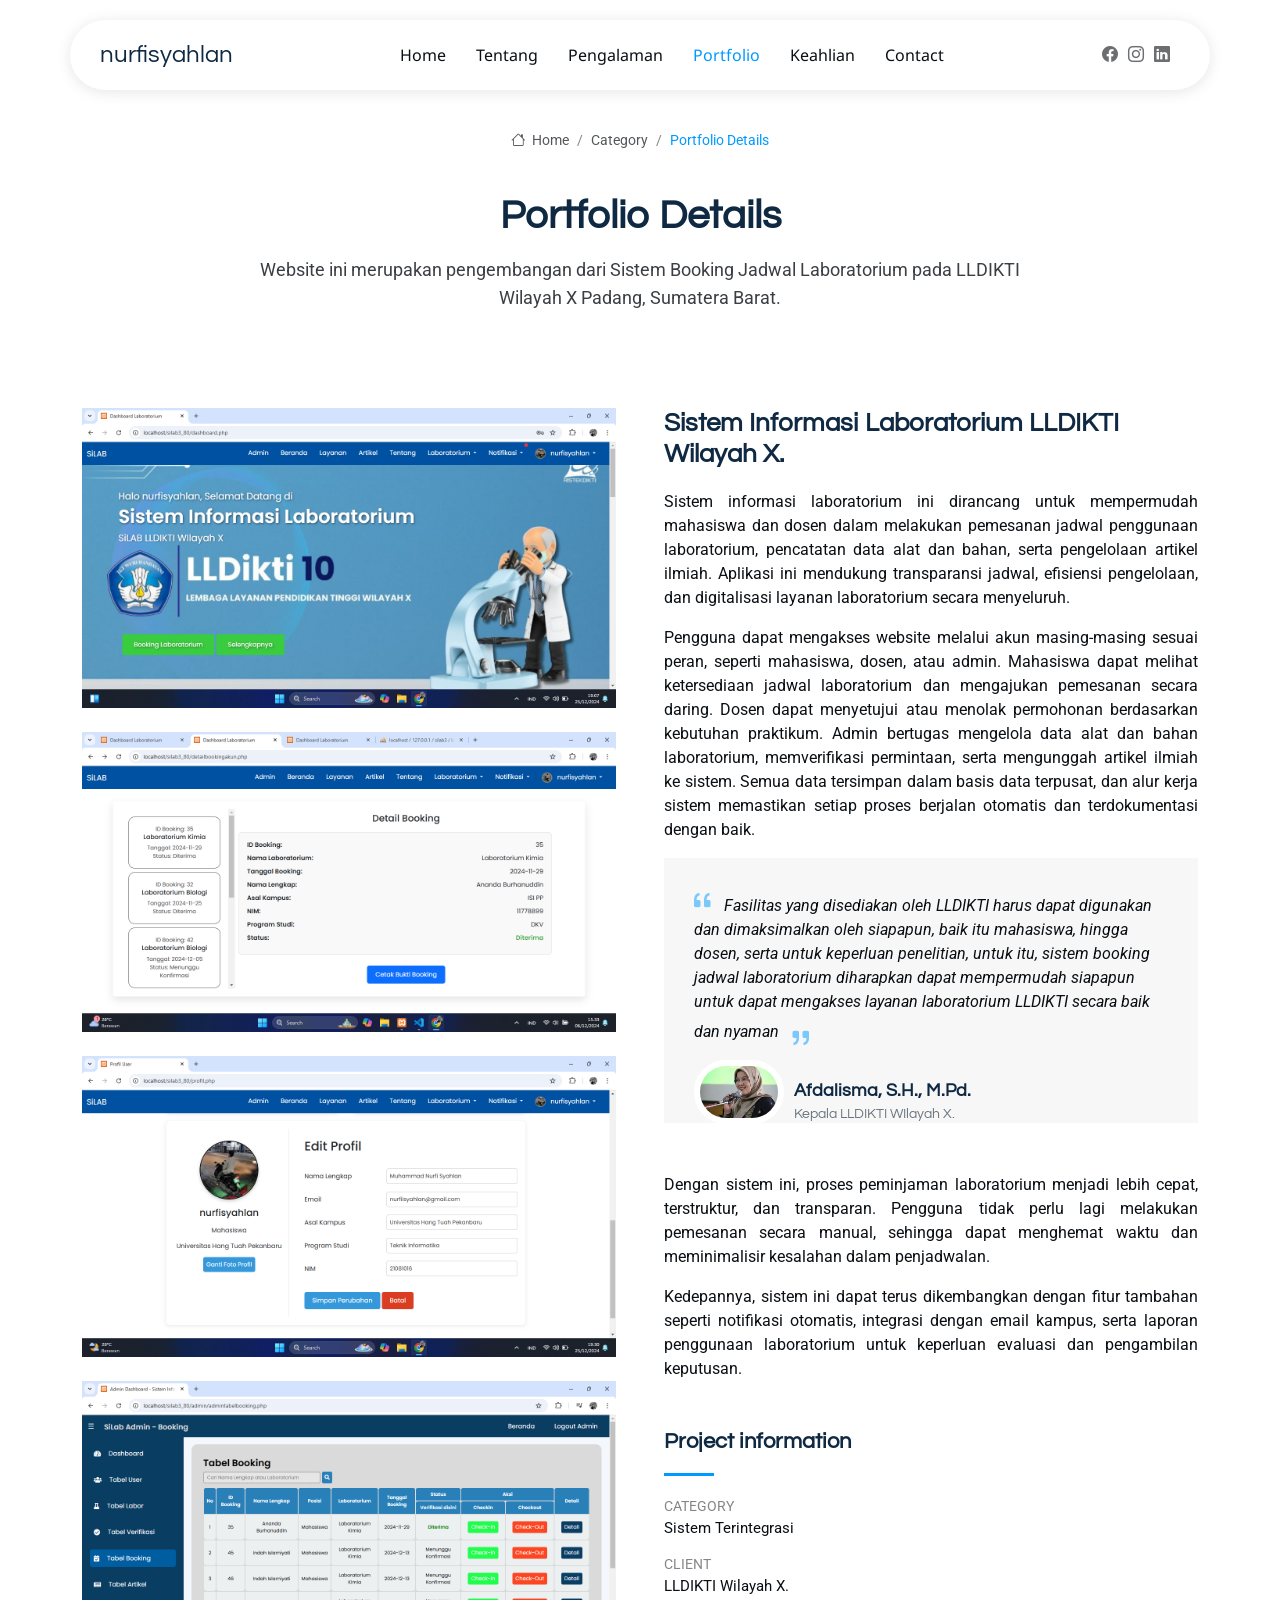
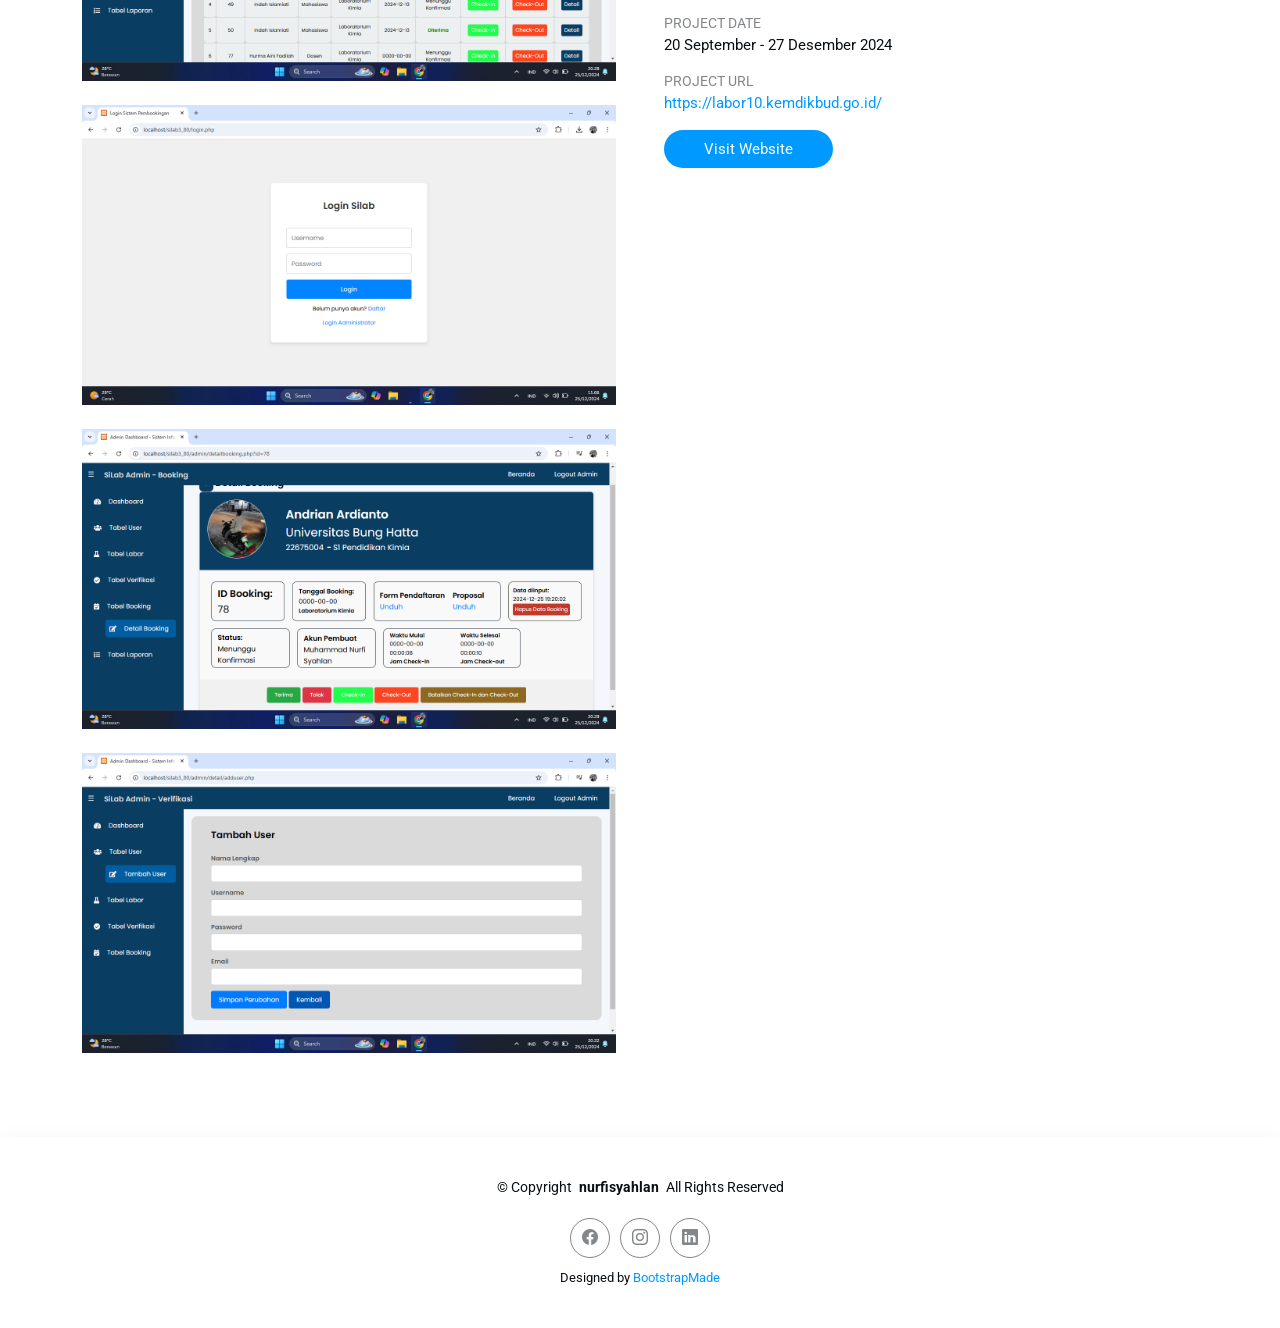
<file: portfolio-bsk.html>
<!DOCTYPE html>
<html lang="en">

<head>
  <meta charset="utf-8">
  <meta content="width=device-width, initial-scale=1.0" name="viewport">
  <title>Portfolio Silab - Web Portfolio | Nurfi</title>
  <meta name="description" content="">
  <meta name="keywords" content="">

  <!-- Favicons -->
  <link href="assets/img/nurfiicon-new.png" rel="icon">
  <link href="assets/img/apple-touch-icon.png" rel="apple-touch-icon">

  <!-- Fonts -->
  <link href="https://fonts.googleapis.com" rel="preconnect">
  <link href="https://fonts.gstatic.com" rel="preconnect" crossorigin>
  <link href="https://fonts.googleapis.com/css2?family=Roboto:ital,wght@0,100;0,300;0,400;0,500;0,700;0,900;1,100;1,300;1,400;1,500;1,700;1,900&family=Noto+Sans:ital,wght@0,100;0,200;0,300;0,400;0,500;0,600;0,700;0,800;0,900;1,100;1,200;1,300;1,400;1,500;1,600;1,700;1,800;1,900&family=Questrial:wght@400&display=swap" rel="stylesheet">

  <!-- Vendor CSS Files -->
  <link href="assets/vendor/bootstrap/css/bootstrap.min.css" rel="stylesheet">
  <link href="assets/vendor/bootstrap-icons/bootstrap-icons.css" rel="stylesheet">
  <link href="assets/vendor/aos/aos.css" rel="stylesheet">
  <link href="assets/vendor/glightbox/css/glightbox.min.css" rel="stylesheet">
  <link href="assets/vendor/swiper/swiper-bundle.min.css" rel="stylesheet">

  <!-- Main CSS File -->
  <link href="assets/css/main.css" rel="stylesheet">

  <!-- =======================================================
  * Template Name: EasyFolio
  * Template URL: https://bootstrapmade.com/easyfolio-bootstrap-portfolio-template/
  * Updated: Feb 21 2025 with Bootstrap v5.3.3
  * Author: BootstrapMade.com
  * License: https://bootstrapmade.com/license/
  ======================================================== -->
</head>

<body class="portfolio-details-page">

   <header id="header" class="header d-flex align-items-center sticky-top">
    <div class="header-container container-fluid container-xl position-relative d-flex align-items-center justify-content-between">

      <a href="index.html" class="logo d-flex align-items-center me-auto me-xl-0">
        <!-- Uncomment the line below if you also wish to use an image logo -->
        <!-- <img src="assets/img/logo.webp" alt=""> -->
        <h1 class="sitename">nurfisyahlan</h1>
      </a>

      <nav id="navmenu" class="navmenu">
        <ul>
          <li><a href="index.html#hero">Home</a></li>
          <li><a href="index.html#about">Tentang</a></li>
          <li><a href="index.html#resume">Pengalaman</a></li>
          <li><a href="index.html#portfolio" class="active">Portfolio</a></li>
          <li><a href="index.html#services">Keahlian</a></li>
          <!-- <li class="dropdown"><a href="#"><span>Dropdown</span> <i class="bi bi-chevron-down toggle-dropdown"></i></a>
            <ul>
              <li><a href="#">Dropdown 1</a></li>
              <li class="dropdown"><a href="#"><span>Deep Dropdown</span> <i class="bi bi-chevron-down toggle-dropdown"></i></a>
                <ul>
                  <li><a href="#">Deep Dropdown 1</a></li>
                  <li><a href="#">Deep Dropdown 2</a></li>
                  <li><a href="#">Deep Dropdown 3</a></li>
                  <li><a href="#">Deep Dropdown 4</a></li>
                  <li><a href="#">Deep Dropdown 5</a></li>
                </ul>
              </li>
              <li><a href="#">Dropdown 2</a></li>
              <li><a href="#">Dropdown 3</a></li>
              <li><a href="#">Dropdown 4</a></li>
            </ul>
          </li> -->
          <li><a href="index.html#contact">Contact</a></li>
        </ul>
        <i class="mobile-nav-toggle d-xl-none bi bi-list"></i>
      </nav>

      <div class="header-social-links">        
        <a href="https://web.facebook.com/nfi.nurfi/" target="_blank" class="facebook"><i class="bi bi-facebook"></i></a>
        <a href="https://www.instagram.com/nurfiisyahlan" target="_blank" class="instagram"><i class="bi bi-instagram"></i></a>
        <a href="https://www.linkedin.com/in/nurfisyahlan/" target="_blank" class="linkedin"><i class="bi bi-linkedin"></i></a>
      </div>

    </div>
  </header>

  <main class="main">

    <!-- Page Title -->
    <div class="page-title">
      <div class="breadcrumbs">
        <nav aria-label="breadcrumb">
          <ol class="breadcrumb">
            <li class="breadcrumb-item"><a href="index.html#home"><i class="bi bi-house"></i> Home</a></li>
            <li class="breadcrumb-item"><a href="#">Category</a></li>
            <li class="breadcrumb-item active current">Portfolio Details</li>
          </ol>
        </nav>
      </div>

      <div class="title-wrapper">
        <h1>Portfolio Details</h1>
        <p>Website ini merupakan pengembangan dari Sistem Booking Jadwal Laboratorium pada LLDIKTI Wilayah X Padang, Sumatera Barat.</p>
      </div>
    </div><!-- End Page Title -->

    <!-- Portfolio Details Section -->
    <section id="portfolio-details" class="portfolio-details section">

      <div class="container" data-aos="fade-up">

        <div class="row gy-4 g-lg-5">
          <div class="col-lg-6">
            <img src="assets/img/portfolio/silab-halamanawal.png" class="img-fluid mb-4" alt="">
            <img src="assets/img/portfolio/silab-halamanbooking.png" class="img-fluid mb-4" alt="">
            <img src="assets/img/portfolio/silab-halamanprofil.png" class="img-fluid mb-4" alt="">
            <img src="assets/img/portfolio/silab-halamanadmin.png" class="img-fluid mb-4" alt="">
            <img src="assets/img/portfolio/silab-halamanlogin.png" class="img-fluid mb-4" alt="">
            <img src="assets/img/portfolio/silab-admindetailbooking.png" class="img-fluid mb-4" alt="">
            <img src="assets/img/portfolio/silab-admininputdata.png" class="img-fluid mb-4" alt="">
          </div>

          <div class="col-lg-6">

            <div class="position-sticky" style="top: 40px">
              <div class="portfolio-description">
                <h2>Sistem Informasi Laboratorium LLDIKTI Wilayah X.</h2>
                <p style="text-align: justify;">
                  Sistem informasi laboratorium ini dirancang untuk mempermudah mahasiswa dan dosen dalam melakukan pemesanan jadwal penggunaan laboratorium, pencatatan data alat dan bahan, serta pengelolaan artikel ilmiah. Aplikasi ini mendukung transparansi jadwal, efisiensi pengelolaan, dan digitalisasi layanan laboratorium secara menyeluruh.
                </p>
                <p style="text-align: justify;">
                  Pengguna dapat mengakses website melalui akun masing-masing sesuai peran, seperti mahasiswa, dosen, atau admin. Mahasiswa dapat melihat ketersediaan jadwal laboratorium dan mengajukan pemesanan secara daring. Dosen dapat menyetujui atau menolak permohonan berdasarkan kebutuhan praktikum. Admin bertugas mengelola data alat dan bahan laboratorium, memverifikasi permintaan, serta mengunggah artikel ilmiah ke sistem. Semua data tersimpan dalam basis data terpusat, dan alur kerja sistem memastikan setiap proses berjalan otomatis dan terdokumentasi dengan baik.
                </p>

                <div class="testimonial-item">
                  <p>
                    <i class="bi bi-quote quote-icon-left"></i>
                    <span>Fasilitas yang disediakan oleh LLDIKTI harus dapat digunakan dan dimaksimalkan oleh siapapun, baik itu mahasiswa, hingga dosen, serta untuk keperluan penelitian, untuk itu, sistem booking jadwal laboratorium diharapkan dapat mempermudah siapapun untuk dapat mengakses layanan laboratorium LLDIKTI secara baik dan nyaman</span>
                    <i class="bi bi-quote quote-icon-right"></i>
                  </p>
                  <div>
                    <img src="assets/img/person/person-afdalisma.jpg" class="testimonial-img" alt="">
                    <h3>Afdalisma, S.H., M.Pd.</h3>
                    <h4>Kepala LLDIKTI WIlayah X.</h4>
                  </div>
                </div>

                <p style="text-align: justify;">
                  Dengan sistem ini, proses peminjaman laboratorium menjadi lebih cepat, terstruktur, dan transparan. Pengguna tidak perlu lagi melakukan pemesanan secara manual, sehingga dapat menghemat waktu dan meminimalisir kesalahan dalam penjadwalan.
                </p>

                <p style="text-align: justify;">
                  Kedepannya, sistem ini dapat terus dikembangkan dengan fitur tambahan seperti notifikasi otomatis, integrasi dengan email kampus, serta laporan penggunaan laboratorium untuk keperluan evaluasi dan pengambilan keputusan.
                </p>

              </div>

              <div class="portfolio-info mt-5">
                <h3>Project information</h3>
                <ul>
                  <li><strong>Category</strong> Sistem Terintegrasi</li>
                  <li><strong>Client</strong> LLDIKTI Wilayah X.</li>
                  <li><strong>Project date</strong> 20 September - 27 Desember 2024</li>
                  <li><strong>Project URL</strong> <a href="https://labor10.kemdikbud.go.id/" target="_blank">https://labor10.kemdikbud.go.id/</a></li>
                  <li><a href="https://labor10.kemdikbud.go.id/" target="_blank" class="btn-visit align-self-start">Visit Website</a></li>
                </ul>
              </div>
            </div>

          </div>
        </div>

      </div>

    </section><!-- /Portfolio Details Section -->

  </main>

  <footer id="footer" class="footer">

    <div class="container">
      <div class="copyright text-center ">
        <p>© <span>Copyright</span> <strong class="px-1 sitename">nurfisyahlan</strong> <span>All Rights Reserved</span></p>
      </div>
      <div class="social-links d-flex justify-content-center">        
        <a href="https://web.facebook.com/nfi.nurfi" target="_blank"><i class="bi bi-facebook"></i></a>
        <a href="https://www.instagram.com/nurfiisyahlan" target="_blank"><i class="bi bi-instagram"></i></a>
        <a href="https://www.linkedin.com/in/nurfisyahlan/" target="_blank"><i class="bi bi-linkedin"></i></a>
      </div>
      <div class="credits">
        <!-- All the links in the footer should remain intact. -->
        <!-- You can delete the links only if you've purchased the pro version. -->
        <!-- Licensing information: https://bootstrapmade.com/license/ -->
        <!-- Purchase the pro version with working PHP/AJAX contact form: [buy-url] -->
        Designed by <a href="https://bootstrapmade.com/">BootstrapMade</a>
      </div>
    </div>

  </footer>

  <!-- Scroll Top -->
  <a href="#" id="scroll-top" class="scroll-top d-flex align-items-center justify-content-center"><i class="bi bi-arrow-up-short"></i></a>

  <!-- Vendor JS Files -->
  <script src="assets/vendor/bootstrap/js/bootstrap.bundle.min.js"></script>
  <script src="assets/vendor/php-email-form/validate.js"></script>
  <script src="assets/vendor/aos/aos.js"></script>
  <script src="assets/vendor/waypoints/noframework.waypoints.js"></script>
  <script src="assets/vendor/glightbox/js/glightbox.min.js"></script>
  <script src="assets/vendor/imagesloaded/imagesloaded.pkgd.min.js"></script>
  <script src="assets/vendor/isotope-layout/isotope.pkgd.min.js"></script>
  <script src="assets/vendor/swiper/swiper-bundle.min.js"></script>

  <!-- Main JS File -->
  <script src="assets/js/main.js"></script>

</body>

</html>
</file>
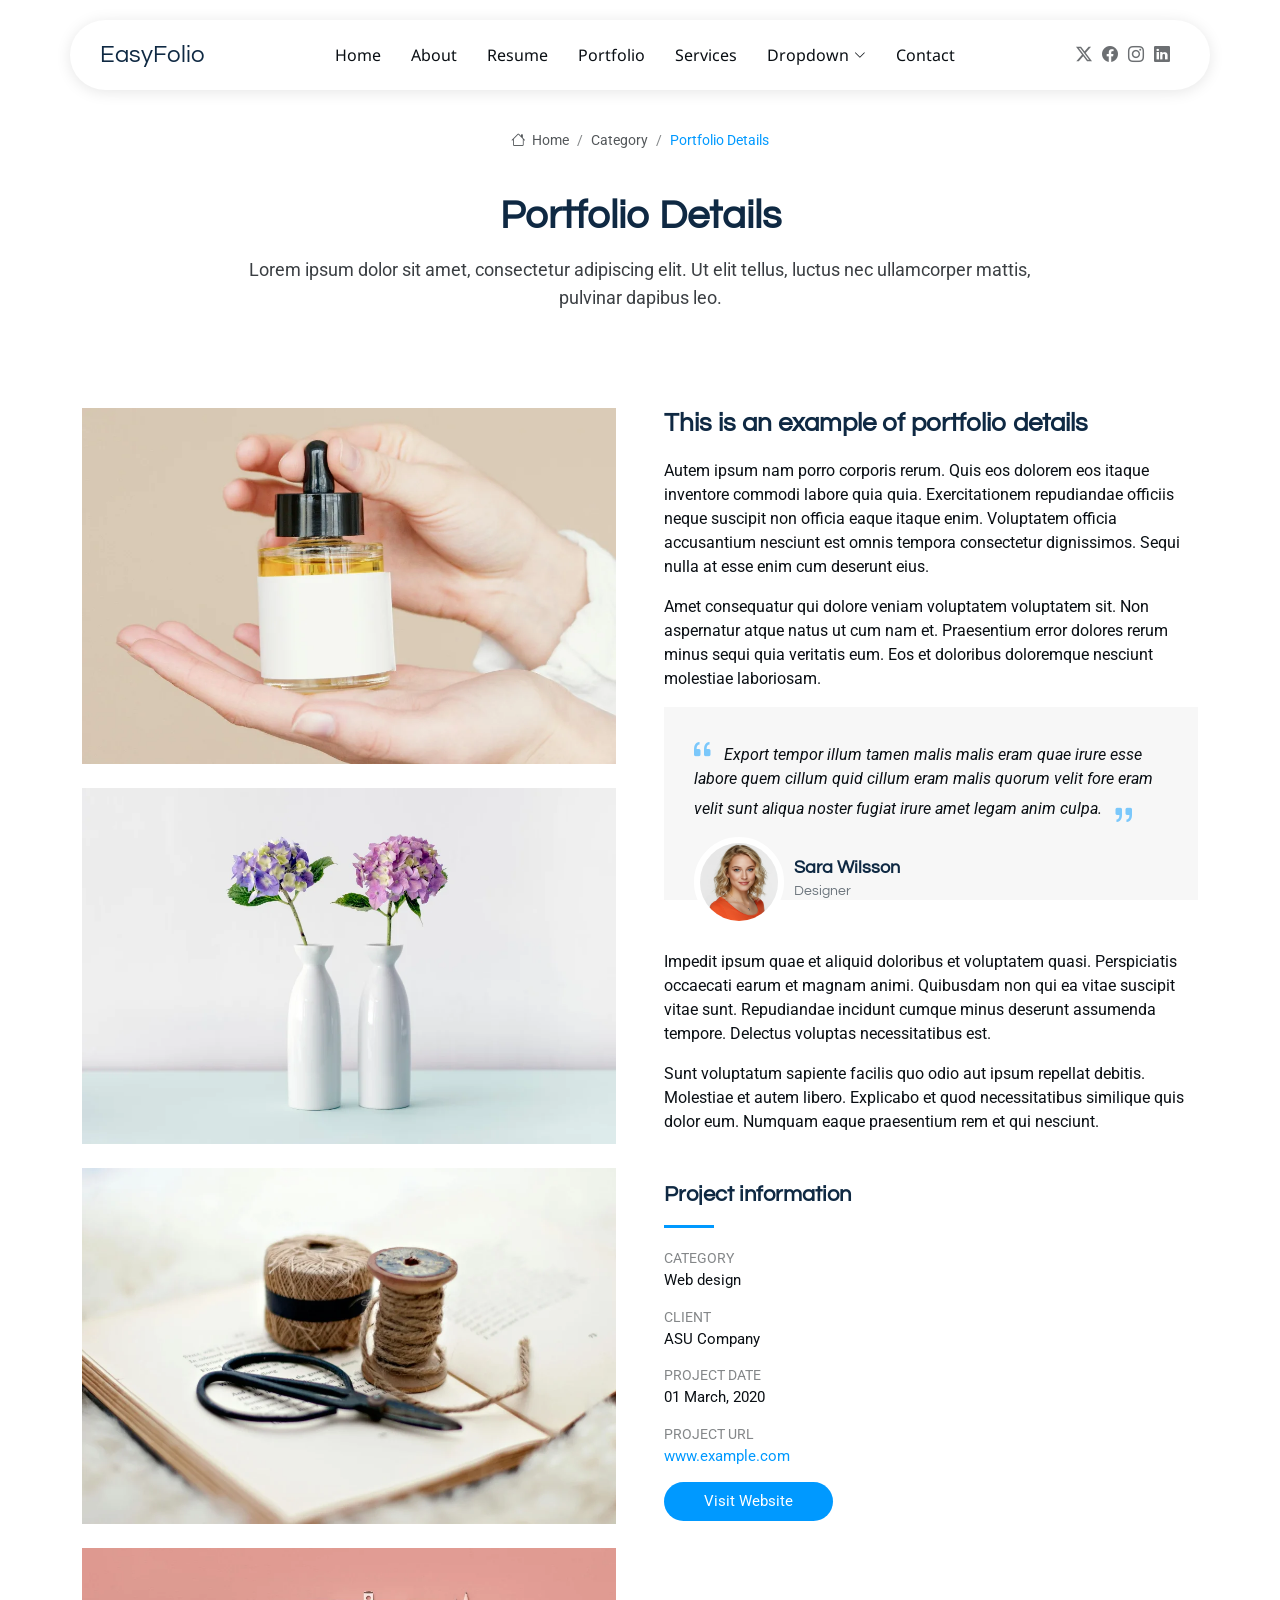
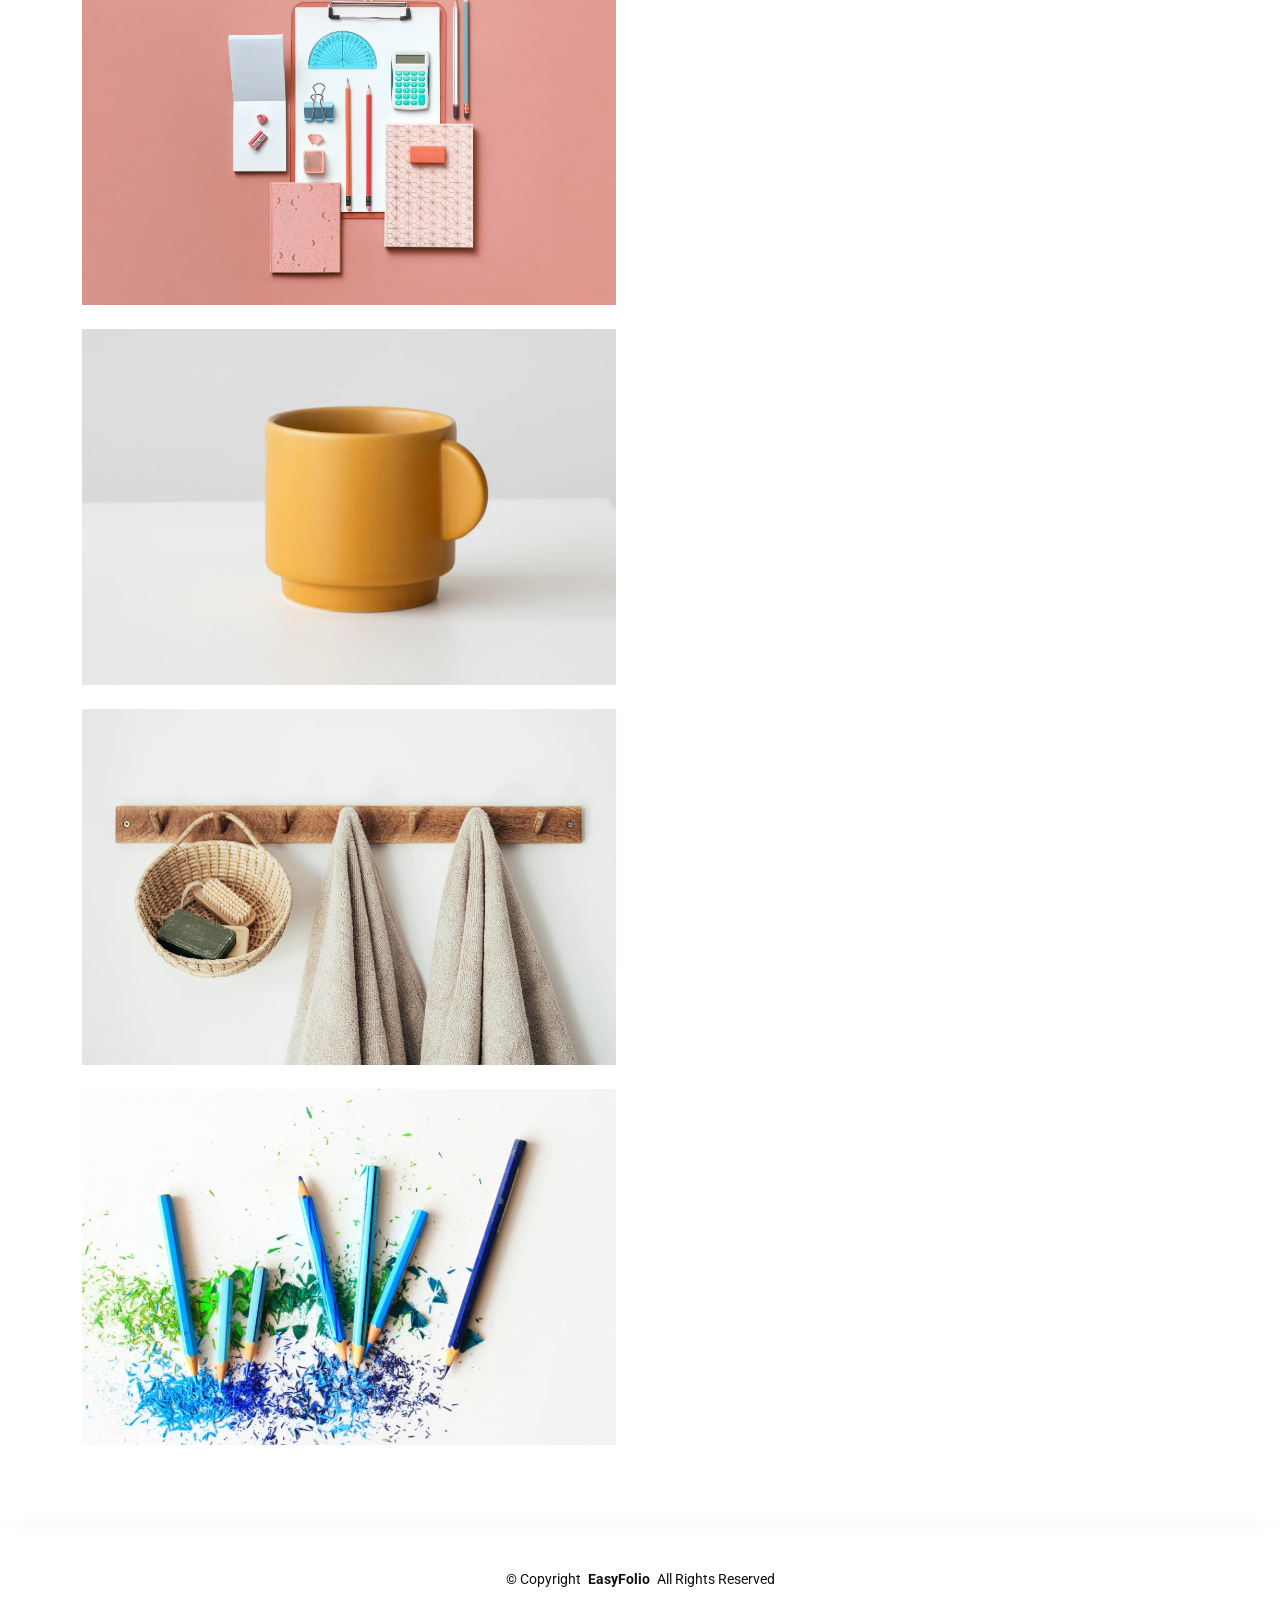
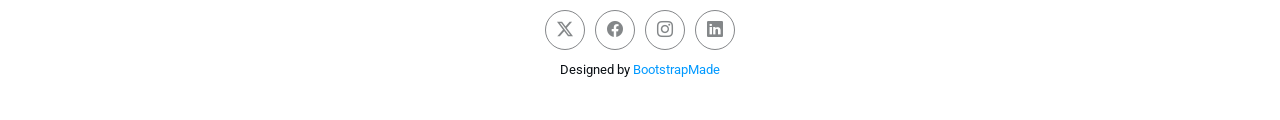
<file: portfolio-details.html>
<!DOCTYPE html>
<html lang="en">

<head>
  <meta charset="utf-8">
  <meta content="width=device-width, initial-scale=1.0" name="viewport">
  <title>Portfolio Details - EasyFolio Bootstrap Template</title>
  <meta name="description" content="">
  <meta name="keywords" content="">

  <!-- Favicons -->
  <link href="assets/img/favicon.png" rel="icon">
  <link href="assets/img/apple-touch-icon.png" rel="apple-touch-icon">

  <!-- Fonts -->
  <link href="https://fonts.googleapis.com" rel="preconnect">
  <link href="https://fonts.gstatic.com" rel="preconnect" crossorigin>
  <link href="https://fonts.googleapis.com/css2?family=Roboto:ital,wght@0,100;0,300;0,400;0,500;0,700;0,900;1,100;1,300;1,400;1,500;1,700;1,900&family=Noto+Sans:ital,wght@0,100;0,200;0,300;0,400;0,500;0,600;0,700;0,800;0,900;1,100;1,200;1,300;1,400;1,500;1,600;1,700;1,800;1,900&family=Questrial:wght@400&display=swap" rel="stylesheet">

  <!-- Vendor CSS Files -->
  <link href="assets/vendor/bootstrap/css/bootstrap.min.css" rel="stylesheet">
  <link href="assets/vendor/bootstrap-icons/bootstrap-icons.css" rel="stylesheet">
  <link href="assets/vendor/aos/aos.css" rel="stylesheet">
  <link href="assets/vendor/glightbox/css/glightbox.min.css" rel="stylesheet">
  <link href="assets/vendor/swiper/swiper-bundle.min.css" rel="stylesheet">

  <!-- Main CSS File -->
  <link href="assets/css/main.css" rel="stylesheet">

  <!-- =======================================================
  * Template Name: EasyFolio
  * Template URL: https://bootstrapmade.com/easyfolio-bootstrap-portfolio-template/
  * Updated: Feb 21 2025 with Bootstrap v5.3.3
  * Author: BootstrapMade.com
  * License: https://bootstrapmade.com/license/
  ======================================================== -->
</head>

<body class="portfolio-details-page">

  <header id="header" class="header d-flex align-items-center sticky-top">
    <div class="header-container container-fluid container-xl position-relative d-flex align-items-center justify-content-between">

      <a href="index.html" class="logo d-flex align-items-center me-auto me-xl-0">
        <!-- Uncomment the line below if you also wish to use an image logo -->
        <!-- <img src="assets/img/logo.webp" alt=""> -->
        <h1 class="sitename">EasyFolio</h1>
      </a>

      <nav id="navmenu" class="navmenu">
        <ul>
          <li><a href="#hero">Home</a></li>
          <li><a href="#about">About</a></li>
          <li><a href="#resume">Resume</a></li>
          <li><a href="#portfolio">Portfolio</a></li>
          <li><a href="#services">Services</a></li>
          <li class="dropdown"><a href="#"><span>Dropdown</span> <i class="bi bi-chevron-down toggle-dropdown"></i></a>
            <ul>
              <li><a href="#">Dropdown 1</a></li>
              <li class="dropdown"><a href="#"><span>Deep Dropdown</span> <i class="bi bi-chevron-down toggle-dropdown"></i></a>
                <ul>
                  <li><a href="#">Deep Dropdown 1</a></li>
                  <li><a href="#">Deep Dropdown 2</a></li>
                  <li><a href="#">Deep Dropdown 3</a></li>
                  <li><a href="#">Deep Dropdown 4</a></li>
                  <li><a href="#">Deep Dropdown 5</a></li>
                </ul>
              </li>
              <li><a href="#">Dropdown 2</a></li>
              <li><a href="#">Dropdown 3</a></li>
              <li><a href="#">Dropdown 4</a></li>
            </ul>
          </li>
          <li><a href="#contact">Contact</a></li>
        </ul>
        <i class="mobile-nav-toggle d-xl-none bi bi-list"></i>
      </nav>

      <div class="header-social-links">
        <a href="#" class="twitter"><i class="bi bi-twitter-x"></i></a>
        <a href="#" class="facebook"><i class="bi bi-facebook"></i></a>
        <a href="#" class="instagram"><i class="bi bi-instagram"></i></a>
        <a href="#" class="linkedin"><i class="bi bi-linkedin"></i></a>
      </div>

    </div>
  </header>

  <main class="main">

    <!-- Page Title -->
    <div class="page-title">
      <div class="breadcrumbs">
        <nav aria-label="breadcrumb">
          <ol class="breadcrumb">
            <li class="breadcrumb-item"><a href="#"><i class="bi bi-house"></i> Home</a></li>
            <li class="breadcrumb-item"><a href="#">Category</a></li>
            <li class="breadcrumb-item active current">Portfolio Details</li>
          </ol>
        </nav>
      </div>

      <div class="title-wrapper">
        <h1>Portfolio Details</h1>
        <p>Lorem ipsum dolor sit amet, consectetur adipiscing elit. Ut elit tellus, luctus nec ullamcorper mattis, pulvinar dapibus leo.</p>
      </div>
    </div><!-- End Page Title -->

    <!-- Portfolio Details Section -->
    <section id="portfolio-details" class="portfolio-details section">

      <div class="container" data-aos="fade-up">

        <div class="row gy-4 g-lg-5">
          <div class="col-lg-6">
            <img src="assets/img/portfolio/portfolio-1.webp" class="img-fluid mb-4" alt="">
            <img src="assets/img/portfolio/portfolio-10.webp" class="img-fluid mb-4" alt="">
            <img src="assets/img/portfolio/portfolio-7.webp" class="img-fluid mb-4" alt="">
            <img src="assets/img/portfolio/portfolio-4.webp" class="img-fluid mb-4" alt="">
            <img src="assets/img/portfolio/portfolio-5.webp" class="img-fluid mb-4" alt="">
            <img src="assets/img/portfolio/portfolio-11.webp" class="img-fluid mb-4" alt="">
            <img src="assets/img/portfolio/portfolio-8.webp" class="img-fluid mb-4" alt="">
          </div>

          <div class="col-lg-6">

            <div class="position-sticky" style="top: 40px">
              <div class="portfolio-description">
                <h2>This is an example of portfolio details</h2>
                <p>
                  Autem ipsum nam porro corporis rerum. Quis eos dolorem eos itaque inventore commodi labore quia quia. Exercitationem repudiandae officiis neque suscipit non officia eaque itaque enim. Voluptatem officia accusantium nesciunt est omnis tempora consectetur dignissimos. Sequi nulla at esse enim cum deserunt eius.
                </p>
                <p>
                  Amet consequatur qui dolore veniam voluptatem voluptatem sit. Non aspernatur atque natus ut cum nam et. Praesentium error dolores rerum minus sequi quia veritatis eum. Eos et doloribus doloremque nesciunt molestiae laboriosam.
                </p>

                <div class="testimonial-item">
                  <p>
                    <i class="bi bi-quote quote-icon-left"></i>
                    <span>Export tempor illum tamen malis malis eram quae irure esse labore quem cillum quid cillum eram malis quorum velit fore eram velit sunt aliqua noster fugiat irure amet legam anim culpa.</span>
                    <i class="bi bi-quote quote-icon-right"></i>
                  </p>
                  <div>
                    <img src="assets/img/person/person-f-5.webp" class="testimonial-img" alt="">
                    <h3>Sara Wilsson</h3>
                    <h4>Designer</h4>
                  </div>
                </div>

                <p>
                  Impedit ipsum quae et aliquid doloribus et voluptatem quasi. Perspiciatis occaecati earum et magnam animi. Quibusdam non qui ea vitae suscipit vitae sunt. Repudiandae incidunt cumque minus deserunt assumenda tempore. Delectus voluptas necessitatibus est.
                </p>

                <p>
                  Sunt voluptatum sapiente facilis quo odio aut ipsum repellat debitis. Molestiae et autem libero. Explicabo et quod necessitatibus similique quis dolor eum. Numquam eaque praesentium rem et qui nesciunt.
                </p>

              </div>

              <div class="portfolio-info mt-5">
                <h3>Project information</h3>
                <ul>
                  <li><strong>Category</strong> Web design</li>
                  <li><strong>Client</strong> ASU Company</li>
                  <li><strong>Project date</strong> 01 March, 2020</li>
                  <li><strong>Project URL</strong> <a href="#">www.example.com</a></li>
                  <li><a href="#" class="btn-visit align-self-start">Visit Website</a></li>
                </ul>
              </div>
            </div>

          </div>
        </div>

      </div>

    </section><!-- /Portfolio Details Section -->

  </main>

  <footer id="footer" class="footer">

    <div class="container">
      <div class="copyright text-center ">
        <p>© <span>Copyright</span> <strong class="px-1 sitename">EasyFolio</strong> <span>All Rights Reserved</span></p>
      </div>
      <div class="social-links d-flex justify-content-center">
        <a href=""><i class="bi bi-twitter-x"></i></a>
        <a href=""><i class="bi bi-facebook"></i></a>
        <a href=""><i class="bi bi-instagram"></i></a>
        <a href=""><i class="bi bi-linkedin"></i></a>
      </div>
      <div class="credits">
        <!-- All the links in the footer should remain intact. -->
        <!-- You can delete the links only if you've purchased the pro version. -->
        <!-- Licensing information: https://bootstrapmade.com/license/ -->
        <!-- Purchase the pro version with working PHP/AJAX contact form: [buy-url] -->
        Designed by <a href="https://bootstrapmade.com/">BootstrapMade</a>
      </div>
    </div>

  </footer>

  <!-- Scroll Top -->
  <a href="#" id="scroll-top" class="scroll-top d-flex align-items-center justify-content-center"><i class="bi bi-arrow-up-short"></i></a>

  <!-- Vendor JS Files -->
  <script src="assets/vendor/bootstrap/js/bootstrap.bundle.min.js"></script>
  <script src="assets/vendor/php-email-form/validate.js"></script>
  <script src="assets/vendor/aos/aos.js"></script>
  <script src="assets/vendor/waypoints/noframework.waypoints.js"></script>
  <script src="assets/vendor/glightbox/js/glightbox.min.js"></script>
  <script src="assets/vendor/imagesloaded/imagesloaded.pkgd.min.js"></script>
  <script src="assets/vendor/isotope-layout/isotope.pkgd.min.js"></script>
  <script src="assets/vendor/swiper/swiper-bundle.min.js"></script>

  <!-- Main JS File -->
  <script src="assets/js/main.js"></script>

</body>

</html>
</file>
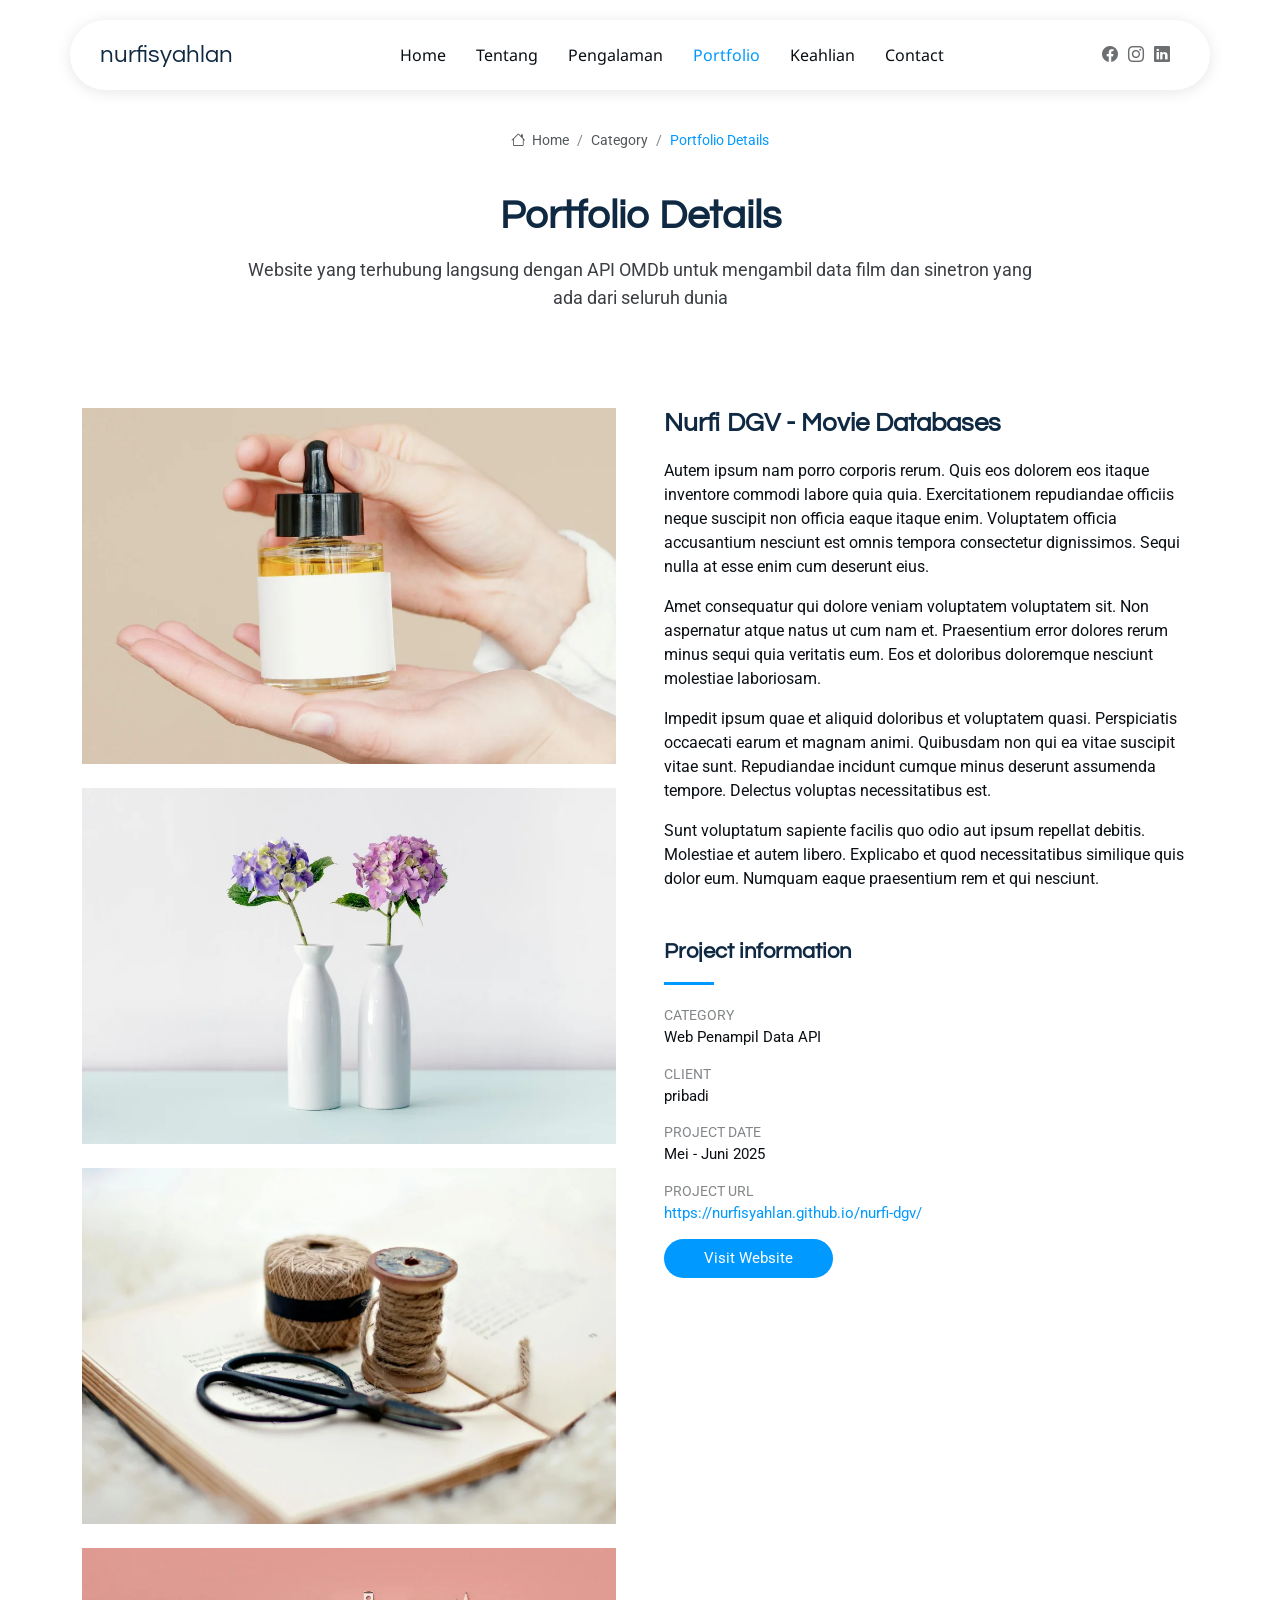
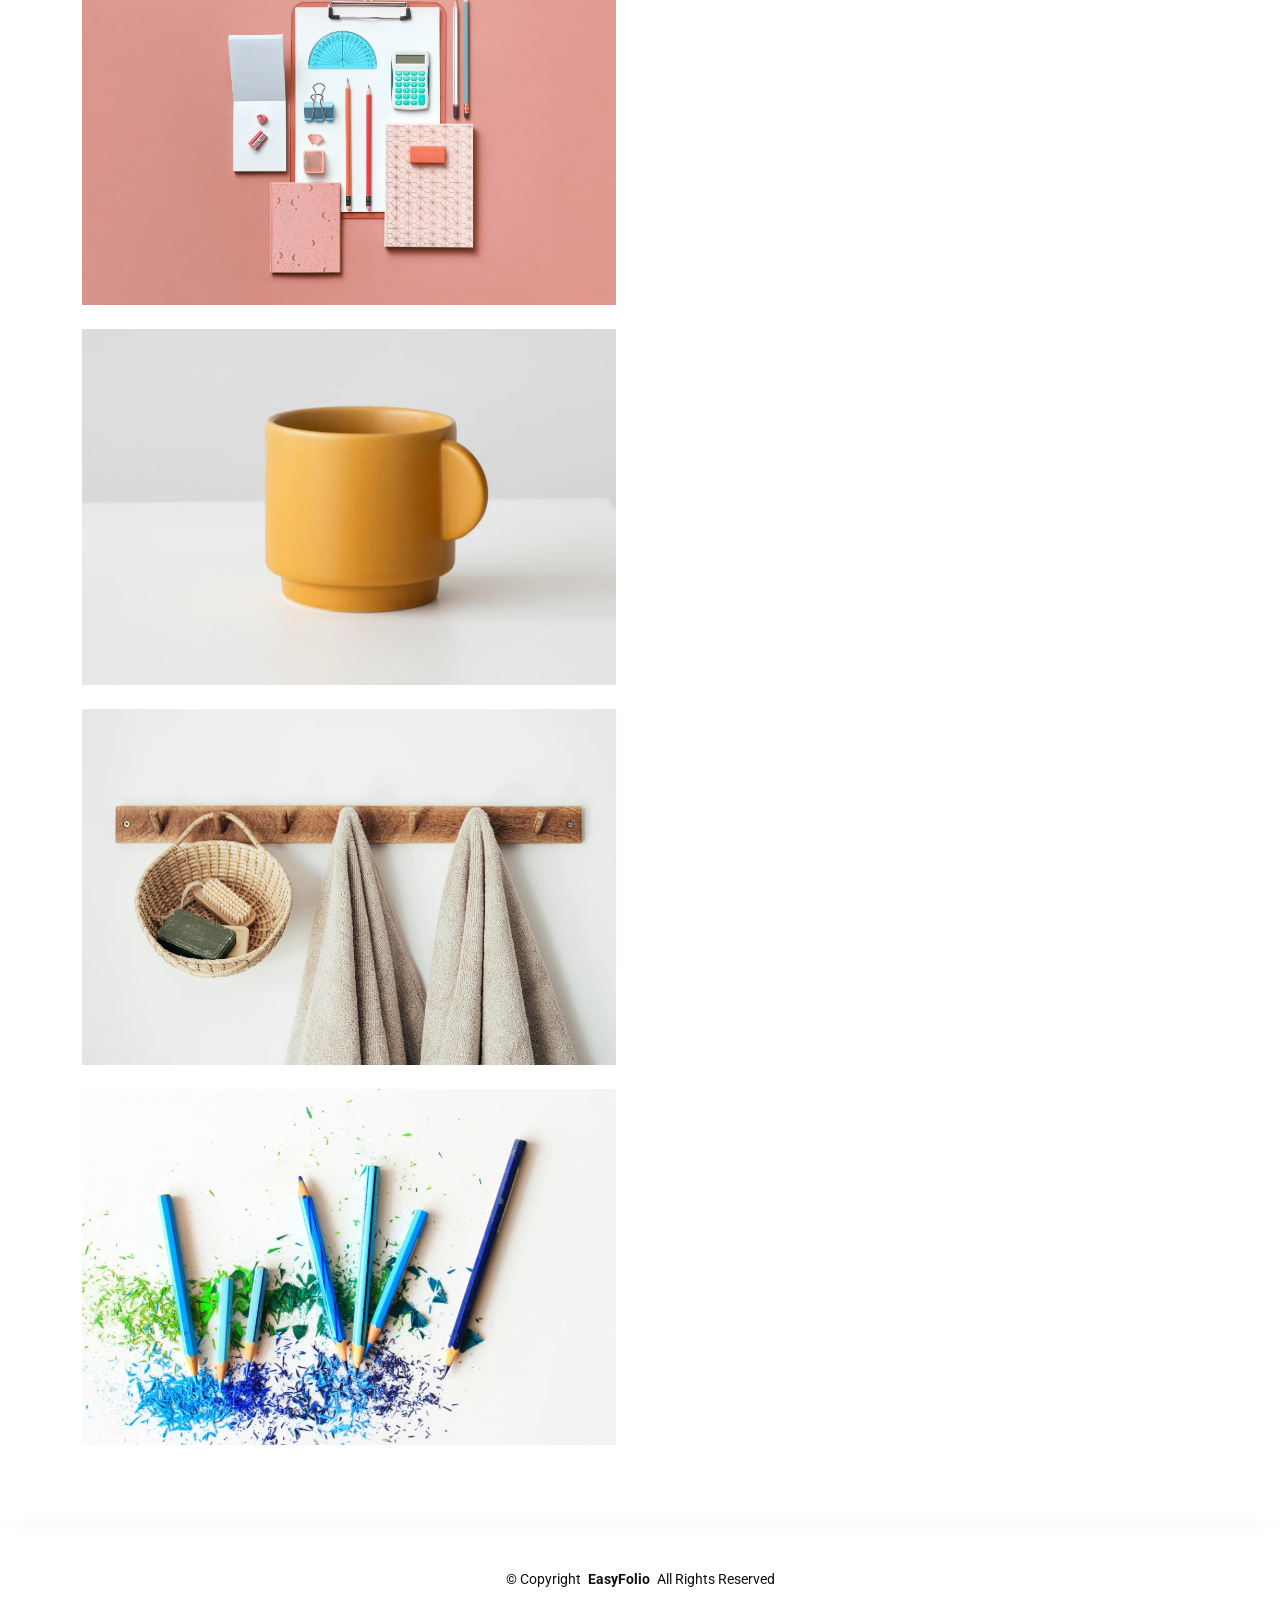
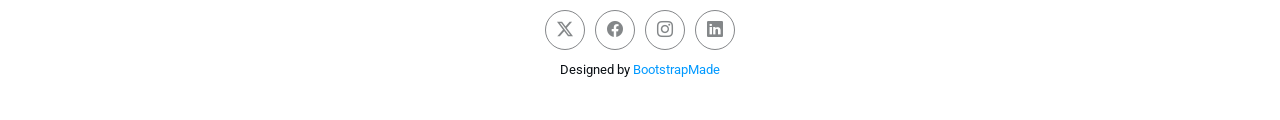
<file: portfolio-nurfidgv.html>
<!DOCTYPE html>
<html lang="en">

<head>
  <meta charset="utf-8">
  <meta content="width=device-width, initial-scale=1.0" name="viewport">
  <title>Portfolio Nurfi DGV - Web Portfolio | Nurfi</title>
  <meta name="description" content="">
  <meta name="keywords" content="">

  <!-- Favicons -->
  <link href="assets/img/nurfiicon-new.png" rel="icon">
  <link href="assets/img/apple-touch-icon.png" rel="apple-touch-icon">

  <!-- Fonts -->
  <link href="https://fonts.googleapis.com" rel="preconnect">
  <link href="https://fonts.gstatic.com" rel="preconnect" crossorigin>
  <link href="https://fonts.googleapis.com/css2?family=Roboto:ital,wght@0,100;0,300;0,400;0,500;0,700;0,900;1,100;1,300;1,400;1,500;1,700;1,900&family=Noto+Sans:ital,wght@0,100;0,200;0,300;0,400;0,500;0,600;0,700;0,800;0,900;1,100;1,200;1,300;1,400;1,500;1,600;1,700;1,800;1,900&family=Questrial:wght@400&display=swap" rel="stylesheet">

  <!-- Vendor CSS Files -->
  <link href="assets/vendor/bootstrap/css/bootstrap.min.css" rel="stylesheet">
  <link href="assets/vendor/bootstrap-icons/bootstrap-icons.css" rel="stylesheet">
  <link href="assets/vendor/aos/aos.css" rel="stylesheet">
  <link href="assets/vendor/glightbox/css/glightbox.min.css" rel="stylesheet">
  <link href="assets/vendor/swiper/swiper-bundle.min.css" rel="stylesheet">

  <!-- Main CSS File -->
  <link href="assets/css/main.css" rel="stylesheet">

  <!-- =======================================================
  * Template Name: EasyFolio
  * Template URL: https://bootstrapmade.com/easyfolio-bootstrap-portfolio-template/
  * Updated: Feb 21 2025 with Bootstrap v5.3.3
  * Author: BootstrapMade.com
  * License: https://bootstrapmade.com/license/
  ======================================================== -->
</head>

<body class="portfolio-details-page">

  <header id="header" class="header d-flex align-items-center sticky-top">
    <div class="header-container container-fluid container-xl position-relative d-flex align-items-center justify-content-between">

      <a href="index.html" class="logo d-flex align-items-center me-auto me-xl-0">
        <!-- Uncomment the line below if you also wish to use an image logo -->
        <!-- <img src="assets/img/logo.webp" alt=""> -->
        <h1 class="sitename">nurfisyahlan</h1>
      </a>

      <nav id="navmenu" class="navmenu">
        <ul>
          <li><a href="index.html#hero">Home</a></li>
          <li><a href="index.html#about">Tentang</a></li>
          <li><a href="index.html#resume">Pengalaman</a></li>
          <li><a href="index.html#portfolio" class="active">Portfolio</a></li>
          <li><a href="index.html#services">Keahlian</a></li>
          <!-- <li class="dropdown"><a href="#"><span>Dropdown</span> <i class="bi bi-chevron-down toggle-dropdown"></i></a>
            <ul>
              <li><a href="#">Dropdown 1</a></li>
              <li class="dropdown"><a href="#"><span>Deep Dropdown</span> <i class="bi bi-chevron-down toggle-dropdown"></i></a>
                <ul>
                  <li><a href="#">Deep Dropdown 1</a></li>
                  <li><a href="#">Deep Dropdown 2</a></li>
                  <li><a href="#">Deep Dropdown 3</a></li>
                  <li><a href="#">Deep Dropdown 4</a></li>
                  <li><a href="#">Deep Dropdown 5</a></li>
                </ul>
              </li>
              <li><a href="#">Dropdown 2</a></li>
              <li><a href="#">Dropdown 3</a></li>
              <li><a href="#">Dropdown 4</a></li>
            </ul>
          </li> -->
          <li><a href="index.html#contact">Contact</a></li>
        </ul>
        <i class="mobile-nav-toggle d-xl-none bi bi-list"></i>
      </nav>

      <div class="header-social-links">        
        <a href="https://web.facebook.com/nfi.nurfi/" target="_blank" class="facebook"><i class="bi bi-facebook"></i></a>
        <a href="https://www.instagram.com/nurfiisyahlan" target="_blank" class="instagram"><i class="bi bi-instagram"></i></a>
        <a href="https://www.linkedin.com/in/nurfisyahlan/" target="_blank" class="linkedin"><i class="bi bi-linkedin"></i></a>
      </div>

    </div>
  </header>

  <main class="main">

    <!-- Page Title -->
    <div class="page-title">
      <div class="breadcrumbs">
        <nav aria-label="breadcrumb">
          <ol class="breadcrumb">
            <li class="breadcrumb-item"><a href="#"><i class="bi bi-house"></i> Home</a></li>
            <li class="breadcrumb-item"><a href="#">Category</a></li>
            <li class="breadcrumb-item active current">Portfolio Details</li>
          </ol>
        </nav>
      </div>

      <div class="title-wrapper">
        <h1>Portfolio Details</h1>
        <p>Website yang terhubung langsung dengan API OMDb untuk mengambil data film dan sinetron yang ada dari seluruh dunia</p>
      </div>
    </div><!-- End Page Title -->

    <!-- Portfolio Details Section -->
    <section id="portfolio-details" class="portfolio-details section">

      <div class="container" data-aos="fade-up">

        <div class="row gy-4 g-lg-5">
          <div class="col-lg-6">
            <img src="assets/img/portfolio/portfolio-1.webp" class="img-fluid mb-4" alt="">
            <img src="assets/img/portfolio/portfolio-10.webp" class="img-fluid mb-4" alt="">
            <img src="assets/img/portfolio/portfolio-7.webp" class="img-fluid mb-4" alt="">
            <img src="assets/img/portfolio/portfolio-4.webp" class="img-fluid mb-4" alt="">
            <img src="assets/img/portfolio/portfolio-5.webp" class="img-fluid mb-4" alt="">
            <img src="assets/img/portfolio/portfolio-11.webp" class="img-fluid mb-4" alt="">
            <img src="assets/img/portfolio/portfolio-8.webp" class="img-fluid mb-4" alt="">
          </div>

          <div class="col-lg-6">

            <div class="position-sticky" style="top: 40px">
              <div class="portfolio-description">
                <h2>Nurfi DGV - Movie Databases</h2>
                <p>
                  Autem ipsum nam porro corporis rerum. Quis eos dolorem eos itaque inventore commodi labore quia quia. Exercitationem repudiandae officiis neque suscipit non officia eaque itaque enim. Voluptatem officia accusantium nesciunt est omnis tempora consectetur dignissimos. Sequi nulla at esse enim cum deserunt eius.
                </p>
                <p>
                  Amet consequatur qui dolore veniam voluptatem voluptatem sit. Non aspernatur atque natus ut cum nam et. Praesentium error dolores rerum minus sequi quia veritatis eum. Eos et doloribus doloremque nesciunt molestiae laboriosam.
                </p>
                <p>
                  Impedit ipsum quae et aliquid doloribus et voluptatem quasi. Perspiciatis occaecati earum et magnam animi. Quibusdam non qui ea vitae suscipit vitae sunt. Repudiandae incidunt cumque minus deserunt assumenda tempore. Delectus voluptas necessitatibus est.
                </p>

                <p>
                  Sunt voluptatum sapiente facilis quo odio aut ipsum repellat debitis. Molestiae et autem libero. Explicabo et quod necessitatibus similique quis dolor eum. Numquam eaque praesentium rem et qui nesciunt.
                </p>

              </div>

              <div class="portfolio-info mt-5">
                <h3>Project information</h3>
                <ul>
                  <li><strong>Category</strong> Web Penampil Data API</li>
                  <li><strong>Client</strong> pribadi</li>
                  <li><strong>Project date</strong> Mei - Juni 2025</li>
                  <li><strong>Project URL</strong> <a href="https://nurfisyahlan.github.io/nurfi-dgv/" target="_blank">https://nurfisyahlan.github.io/nurfi-dgv/</a></li>
                  <li><a href="https://nurfisyahlan.github.io/nurfi-dgv/" target="_blank" class="btn-visit align-self-start">Visit Website</a></li>
                </ul>
              </div>
            </div>

          </div>
        </div>

      </div>

    </section><!-- /Portfolio Details Section -->

  </main>

  <footer id="footer" class="footer">

    <div class="container">
      <div class="copyright text-center ">
        <p>© <span>Copyright</span> <strong class="px-1 sitename">EasyFolio</strong> <span>All Rights Reserved</span></p>
      </div>
      <div class="social-links d-flex justify-content-center">
        <a href=""><i class="bi bi-twitter-x"></i></a>
        <a href=""><i class="bi bi-facebook"></i></a>
        <a href=""><i class="bi bi-instagram"></i></a>
        <a href=""><i class="bi bi-linkedin"></i></a>
      </div>
      <div class="credits">
        <!-- All the links in the footer should remain intact. -->
        <!-- You can delete the links only if you've purchased the pro version. -->
        <!-- Licensing information: https://bootstrapmade.com/license/ -->
        <!-- Purchase the pro version with working PHP/AJAX contact form: [buy-url] -->
        Designed by <a href="https://bootstrapmade.com/">BootstrapMade</a>
      </div>
    </div>

  </footer>

  <!-- Scroll Top -->
  <a href="#" id="scroll-top" class="scroll-top d-flex align-items-center justify-content-center"><i class="bi bi-arrow-up-short"></i></a>

  <!-- Vendor JS Files -->
  <script src="assets/vendor/bootstrap/js/bootstrap.bundle.min.js"></script>
  <script src="assets/vendor/php-email-form/validate.js"></script>
  <script src="assets/vendor/aos/aos.js"></script>
  <script src="assets/vendor/waypoints/noframework.waypoints.js"></script>
  <script src="assets/vendor/glightbox/js/glightbox.min.js"></script>
  <script src="assets/vendor/imagesloaded/imagesloaded.pkgd.min.js"></script>
  <script src="assets/vendor/isotope-layout/isotope.pkgd.min.js"></script>
  <script src="assets/vendor/swiper/swiper-bundle.min.js"></script>

  <!-- Main JS File -->
  <script src="assets/js/main.js"></script>

</body>

</html>
</file>
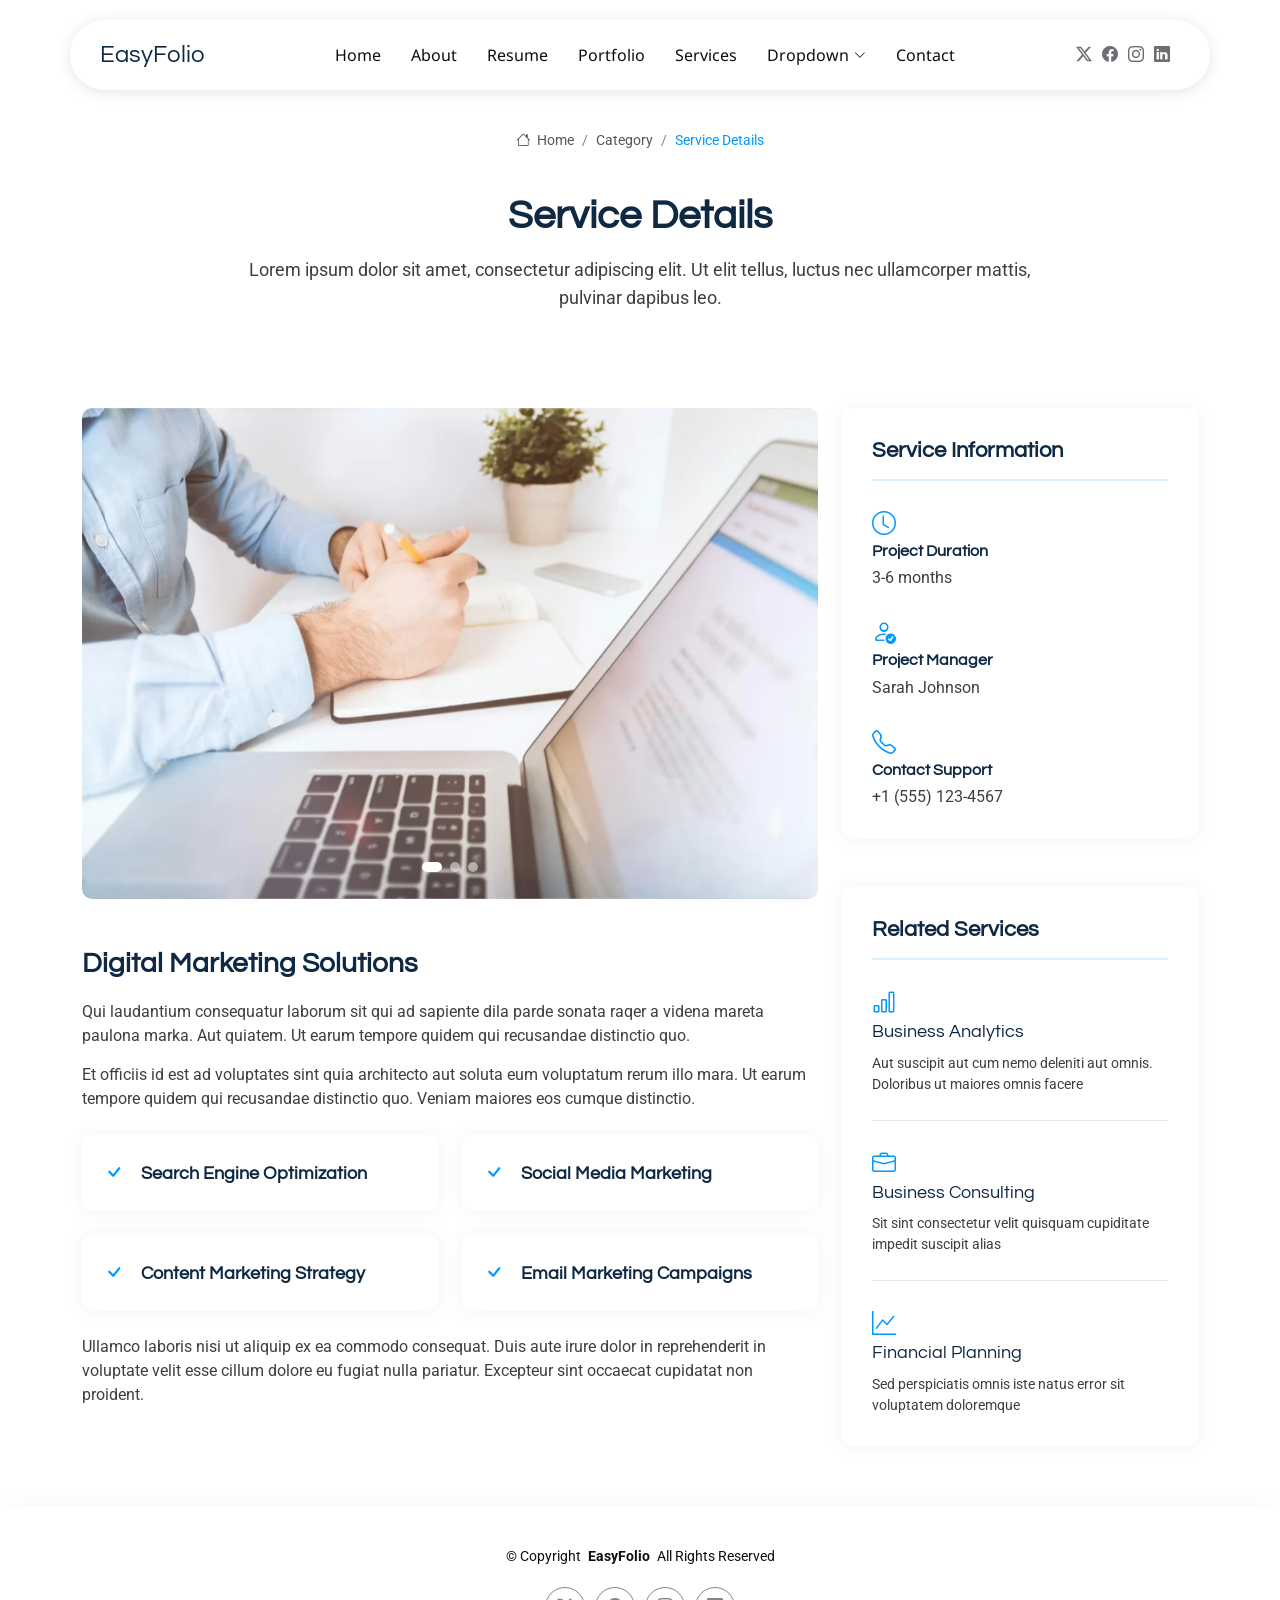
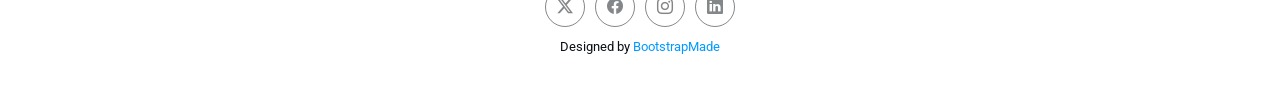
<file: service-details.html>
<!DOCTYPE html>
<html lang="en">

<head>
  <meta charset="utf-8">
  <meta content="width=device-width, initial-scale=1.0" name="viewport">
  <title>Service Details - EasyFolio Bootstrap Template</title>
  <meta name="description" content="">
  <meta name="keywords" content="">

  <!-- Favicons -->
  <link href="assets/img/favicon.png" rel="icon">
  <link href="assets/img/apple-touch-icon.png" rel="apple-touch-icon">

  <!-- Fonts -->
  <link href="https://fonts.googleapis.com" rel="preconnect">
  <link href="https://fonts.gstatic.com" rel="preconnect" crossorigin>
  <link href="https://fonts.googleapis.com/css2?family=Roboto:ital,wght@0,100;0,300;0,400;0,500;0,700;0,900;1,100;1,300;1,400;1,500;1,700;1,900&family=Noto+Sans:ital,wght@0,100;0,200;0,300;0,400;0,500;0,600;0,700;0,800;0,900;1,100;1,200;1,300;1,400;1,500;1,600;1,700;1,800;1,900&family=Questrial:wght@400&display=swap" rel="stylesheet">

  <!-- Vendor CSS Files -->
  <link href="assets/vendor/bootstrap/css/bootstrap.min.css" rel="stylesheet">
  <link href="assets/vendor/bootstrap-icons/bootstrap-icons.css" rel="stylesheet">
  <link href="assets/vendor/aos/aos.css" rel="stylesheet">
  <link href="assets/vendor/glightbox/css/glightbox.min.css" rel="stylesheet">
  <link href="assets/vendor/swiper/swiper-bundle.min.css" rel="stylesheet">

  <!-- Main CSS File -->
  <link href="assets/css/main.css" rel="stylesheet">

  <!-- =======================================================
  * Template Name: EasyFolio
  * Template URL: https://bootstrapmade.com/easyfolio-bootstrap-portfolio-template/
  * Updated: Feb 21 2025 with Bootstrap v5.3.3
  * Author: BootstrapMade.com
  * License: https://bootstrapmade.com/license/
  ======================================================== -->
</head>

<body class="service-details-page">

  <header id="header" class="header d-flex align-items-center sticky-top">
    <div class="header-container container-fluid container-xl position-relative d-flex align-items-center justify-content-between">

      <a href="index.html" class="logo d-flex align-items-center me-auto me-xl-0">
        <!-- Uncomment the line below if you also wish to use an image logo -->
        <!-- <img src="assets/img/logo.webp" alt=""> -->
        <h1 class="sitename">EasyFolio</h1>
      </a>

      <nav id="navmenu" class="navmenu">
        <ul>
          <li><a href="#hero">Home</a></li>
          <li><a href="#about">About</a></li>
          <li><a href="#resume">Resume</a></li>
          <li><a href="#portfolio">Portfolio</a></li>
          <li><a href="#services">Services</a></li>
          <li class="dropdown"><a href="#"><span>Dropdown</span> <i class="bi bi-chevron-down toggle-dropdown"></i></a>
            <ul>
              <li><a href="#">Dropdown 1</a></li>
              <li class="dropdown"><a href="#"><span>Deep Dropdown</span> <i class="bi bi-chevron-down toggle-dropdown"></i></a>
                <ul>
                  <li><a href="#">Deep Dropdown 1</a></li>
                  <li><a href="#">Deep Dropdown 2</a></li>
                  <li><a href="#">Deep Dropdown 3</a></li>
                  <li><a href="#">Deep Dropdown 4</a></li>
                  <li><a href="#">Deep Dropdown 5</a></li>
                </ul>
              </li>
              <li><a href="#">Dropdown 2</a></li>
              <li><a href="#">Dropdown 3</a></li>
              <li><a href="#">Dropdown 4</a></li>
            </ul>
          </li>
          <li><a href="#contact">Contact</a></li>
        </ul>
        <i class="mobile-nav-toggle d-xl-none bi bi-list"></i>
      </nav>

      <div class="header-social-links">
        <a href="#" class="twitter"><i class="bi bi-twitter-x"></i></a>
        <a href="#" class="facebook"><i class="bi bi-facebook"></i></a>
        <a href="#" class="instagram"><i class="bi bi-instagram"></i></a>
        <a href="#" class="linkedin"><i class="bi bi-linkedin"></i></a>
      </div>

    </div>
  </header>

  <main class="main">

    <!-- Page Title -->
    <div class="page-title">
      <div class="breadcrumbs">
        <nav aria-label="breadcrumb">
          <ol class="breadcrumb">
            <li class="breadcrumb-item"><a href="#"><i class="bi bi-house"></i> Home</a></li>
            <li class="breadcrumb-item"><a href="#">Category</a></li>
            <li class="breadcrumb-item active current">Service Details</li>
          </ol>
        </nav>
      </div>

      <div class="title-wrapper">
        <h1>Service Details</h1>
        <p>Lorem ipsum dolor sit amet, consectetur adipiscing elit. Ut elit tellus, luctus nec ullamcorper mattis, pulvinar dapibus leo.</p>
      </div>
    </div><!-- End Page Title -->

    <!-- Service Details Section -->
    <section id="service-details" class="service-details section">

      <div class="container" data-aos="fade-up" data-aos-delay="100">

        <div class="row gy-4">

          <div class="col-lg-8">
            <div class="service-details-slider swiper init-swiper">
              <script type="application/json" class="swiper-config">
                {
                  "loop": true,
                  "speed": 600,
                  "autoplay": {
                    "delay": 5000
                  },
                  "slidesPerView": 1,
                  "pagination": {
                    "el": ".swiper-pagination",
                    "type": "bullets",
                    "clickable": true
                  }
                }
              </script>
              <div class="swiper-wrapper align-items-center">
                <div class="swiper-slide">
                  <img src="assets/img/services/services-1.webp" alt="" class="img-fluid" loading="lazy">
                </div>
                <div class="swiper-slide">
                  <img src="assets/img/services/services-2.webp" alt="" class="img-fluid" loading="lazy">
                </div>
                <div class="swiper-slide">
                  <img src="assets/img/services/services-3.webp" alt="" class="img-fluid" loading="lazy">
                </div>
              </div>
              <div class="swiper-pagination"></div>
            </div>

            <div class="content mt-5">
              <h3>Digital Marketing Solutions</h3>
              <p>
                Qui laudantium consequatur laborum sit qui ad sapiente dila parde sonata raqer a videna mareta paulona marka. Aut quiatem. Ut earum tempore quidem qui recusandae distinctio quo.
              </p>
              <p>
                Et officiis id est ad voluptates sint quia architecto aut soluta eum voluptatum rerum illo mara. Ut earum tempore quidem qui recusandae distinctio quo. Veniam maiores eos cumque distinctio.
              </p>

              <div class="features mt-4">
                <div class="row gy-4">
                  <div class="col-md-6" data-aos="fade-up" data-aos-delay="100">
                    <div class="feature-box d-flex align-items-center">
                      <i class="bi bi-check"></i>
                      <h4>Search Engine Optimization</h4>
                    </div>
                  </div>
                  <div class="col-md-6" data-aos="fade-up" data-aos-delay="200">
                    <div class="feature-box d-flex align-items-center">
                      <i class="bi bi-check"></i>
                      <h4>Social Media Marketing</h4>
                    </div>
                  </div>
                  <div class="col-md-6" data-aos="fade-up" data-aos-delay="300">
                    <div class="feature-box d-flex align-items-center">
                      <i class="bi bi-check"></i>
                      <h4>Content Marketing Strategy</h4>
                    </div>
                  </div>
                  <div class="col-md-6" data-aos="fade-up" data-aos-delay="400">
                    <div class="feature-box d-flex align-items-center">
                      <i class="bi bi-check"></i>
                      <h4>Email Marketing Campaigns</h4>
                    </div>
                  </div>
                </div>
              </div>

              <p class="mt-4">
                Ullamco laboris nisi ut aliquip ex ea commodo consequat. Duis aute irure dolor in reprehenderit in voluptate velit esse cillum dolore eu fugiat nulla pariatur. Excepteur sint occaecat cupidatat non proident.
              </p>
            </div>
          </div>

          <div class="col-lg-4">
            <div class="service-info">
              <h4>Service Information</h4>
              <div class="info-item">
                <i class="bi bi-clock"></i>
                <h5>Project Duration</h5>
                <p>3-6 months</p>
              </div>
              <div class="info-item">
                <i class="bi bi-person-check"></i>
                <h5>Project Manager</h5>
                <p>Sarah Johnson</p>
              </div>
              <div class="info-item">
                <i class="bi bi-telephone"></i>
                <h5>Contact Support</h5>
                <p>+1 (555) 123-4567</p>
              </div>
            </div>

            <div class="related-services mt-5">
              <h4>Related Services</h4>
              <div class="service-item">
                <i class="bi bi-bar-chart"></i>
                <h5><a href="#">Business Analytics</a></h5>
                <p>Aut suscipit aut cum nemo deleniti aut omnis. Doloribus ut maiores omnis facere</p>
              </div>
              <div class="service-item">
                <i class="bi bi-briefcase"></i>
                <h5><a href="#">Business Consulting</a></h5>
                <p>Sit sint consectetur velit quisquam cupiditate impedit suscipit alias</p>
              </div>
              <div class="service-item">
                <i class="bi bi-graph-up"></i>
                <h5><a href="#">Financial Planning</a></h5>
                <p>Sed perspiciatis omnis iste natus error sit voluptatem doloremque</p>
              </div>
            </div>
          </div>

        </div>

      </div>

    </section><!-- /Service Details Section -->

  </main>

  <footer id="footer" class="footer">

    <div class="container">
      <div class="copyright text-center ">
        <p>© <span>Copyright</span> <strong class="px-1 sitename">EasyFolio</strong> <span>All Rights Reserved</span></p>
      </div>
      <div class="social-links d-flex justify-content-center">
        <a href=""><i class="bi bi-twitter-x"></i></a>
        <a href=""><i class="bi bi-facebook"></i></a>
        <a href=""><i class="bi bi-instagram"></i></a>
        <a href=""><i class="bi bi-linkedin"></i></a>
      </div>
      <div class="credits">
        <!-- All the links in the footer should remain intact. -->
        <!-- You can delete the links only if you've purchased the pro version. -->
        <!-- Licensing information: https://bootstrapmade.com/license/ -->
        <!-- Purchase the pro version with working PHP/AJAX contact form: [buy-url] -->
        Designed by <a href="https://bootstrapmade.com/">BootstrapMade</a>
      </div>
    </div>

  </footer>

  <!-- Scroll Top -->
  <a href="#" id="scroll-top" class="scroll-top d-flex align-items-center justify-content-center"><i class="bi bi-arrow-up-short"></i></a>

  <!-- Vendor JS Files -->
  <script src="assets/vendor/bootstrap/js/bootstrap.bundle.min.js"></script>
  <script src="assets/vendor/php-email-form/validate.js"></script>
  <script src="assets/vendor/aos/aos.js"></script>
  <script src="assets/vendor/waypoints/noframework.waypoints.js"></script>
  <script src="assets/vendor/glightbox/js/glightbox.min.js"></script>
  <script src="assets/vendor/imagesloaded/imagesloaded.pkgd.min.js"></script>
  <script src="assets/vendor/isotope-layout/isotope.pkgd.min.js"></script>
  <script src="assets/vendor/swiper/swiper-bundle.min.js"></script>

  <!-- Main JS File -->
  <script src="assets/js/main.js"></script>

</body>

</html>
</file>
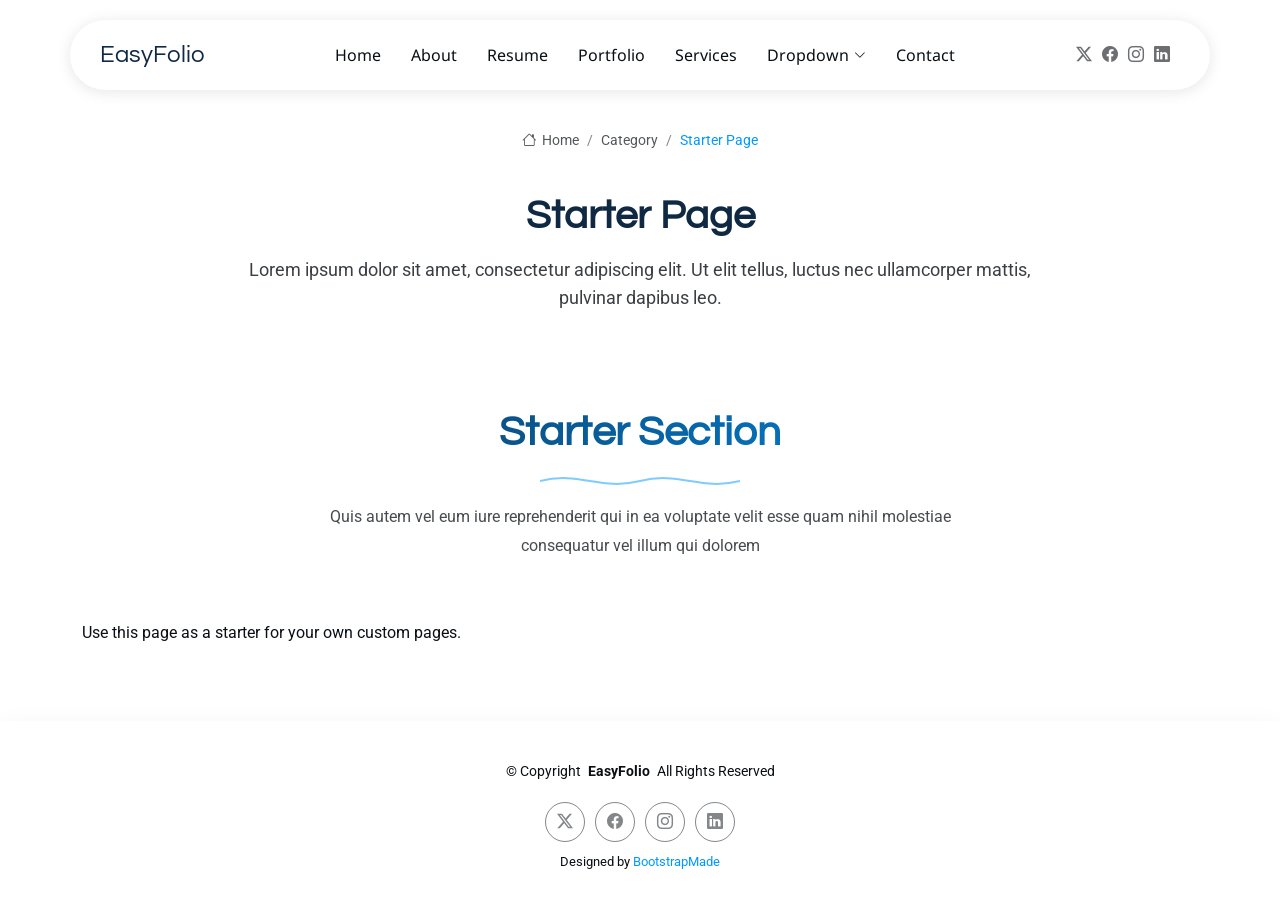
<file: starter-page.html>
<!DOCTYPE html>
<html lang="en">

<head>
  <meta charset="utf-8">
  <meta content="width=device-width, initial-scale=1.0" name="viewport">
  <title>Starter Page - EasyFolio Bootstrap Template</title>
  <meta name="description" content="">
  <meta name="keywords" content="">

  <!-- Favicons -->
  <link href="assets/img/favicon.png" rel="icon">
  <link href="assets/img/apple-touch-icon.png" rel="apple-touch-icon">

  <!-- Fonts -->
  <link href="https://fonts.googleapis.com" rel="preconnect">
  <link href="https://fonts.gstatic.com" rel="preconnect" crossorigin>
  <link href="https://fonts.googleapis.com/css2?family=Roboto:ital,wght@0,100;0,300;0,400;0,500;0,700;0,900;1,100;1,300;1,400;1,500;1,700;1,900&family=Noto+Sans:ital,wght@0,100;0,200;0,300;0,400;0,500;0,600;0,700;0,800;0,900;1,100;1,200;1,300;1,400;1,500;1,600;1,700;1,800;1,900&family=Questrial:wght@400&display=swap" rel="stylesheet">

  <!-- Vendor CSS Files -->
  <link href="assets/vendor/bootstrap/css/bootstrap.min.css" rel="stylesheet">
  <link href="assets/vendor/bootstrap-icons/bootstrap-icons.css" rel="stylesheet">
  <link href="assets/vendor/aos/aos.css" rel="stylesheet">
  <link href="assets/vendor/glightbox/css/glightbox.min.css" rel="stylesheet">
  <link href="assets/vendor/swiper/swiper-bundle.min.css" rel="stylesheet">

  <!-- Main CSS File -->
  <link href="assets/css/main.css" rel="stylesheet">

  <!-- =======================================================
  * Template Name: EasyFolio
  * Template URL: https://bootstrapmade.com/easyfolio-bootstrap-portfolio-template/
  * Updated: Feb 21 2025 with Bootstrap v5.3.3
  * Author: BootstrapMade.com
  * License: https://bootstrapmade.com/license/
  ======================================================== -->
</head>

<body class="starter-page-page">

  <header id="header" class="header d-flex align-items-center sticky-top">
    <div class="header-container container-fluid container-xl position-relative d-flex align-items-center justify-content-between">

      <a href="index.html" class="logo d-flex align-items-center me-auto me-xl-0">
        <!-- Uncomment the line below if you also wish to use an image logo -->
        <!-- <img src="assets/img/logo.webp" alt=""> -->
        <h1 class="sitename">EasyFolio</h1>
      </a>

      <nav id="navmenu" class="navmenu">
        <ul>
          <li><a href="#hero">Home</a></li>
          <li><a href="#about">About</a></li>
          <li><a href="#resume">Resume</a></li>
          <li><a href="#portfolio">Portfolio</a></li>
          <li><a href="#services">Services</a></li>
          <li class="dropdown"><a href="#"><span>Dropdown</span> <i class="bi bi-chevron-down toggle-dropdown"></i></a>
            <ul>
              <li><a href="#">Dropdown 1</a></li>
              <li class="dropdown"><a href="#"><span>Deep Dropdown</span> <i class="bi bi-chevron-down toggle-dropdown"></i></a>
                <ul>
                  <li><a href="#">Deep Dropdown 1</a></li>
                  <li><a href="#">Deep Dropdown 2</a></li>
                  <li><a href="#">Deep Dropdown 3</a></li>
                  <li><a href="#">Deep Dropdown 4</a></li>
                  <li><a href="#">Deep Dropdown 5</a></li>
                </ul>
              </li>
              <li><a href="#">Dropdown 2</a></li>
              <li><a href="#">Dropdown 3</a></li>
              <li><a href="#">Dropdown 4</a></li>
            </ul>
          </li>
          <li><a href="#contact">Contact</a></li>
        </ul>
        <i class="mobile-nav-toggle d-xl-none bi bi-list"></i>
      </nav>

      <div class="header-social-links">
        <a href="#" class="twitter"><i class="bi bi-twitter-x"></i></a>
        <a href="#" class="facebook"><i class="bi bi-facebook"></i></a>
        <a href="#" class="instagram"><i class="bi bi-instagram"></i></a>
        <a href="#" class="linkedin"><i class="bi bi-linkedin"></i></a>
      </div>

    </div>
  </header>

  <main class="main">

    <!-- Page Title -->
    <div class="page-title">
      <div class="breadcrumbs">
        <nav aria-label="breadcrumb">
          <ol class="breadcrumb">
            <li class="breadcrumb-item"><a href="#"><i class="bi bi-house"></i> Home</a></li>
            <li class="breadcrumb-item"><a href="#">Category</a></li>
            <li class="breadcrumb-item active current">Starter Page</li>
          </ol>
        </nav>
      </div>

      <div class="title-wrapper">
        <h1>Starter Page</h1>
        <p>Lorem ipsum dolor sit amet, consectetur adipiscing elit. Ut elit tellus, luctus nec ullamcorper mattis, pulvinar dapibus leo.</p>
      </div>
    </div><!-- End Page Title -->

    <!-- Starter Section Section -->
    <section id="starter-section" class="starter-section section">

      <!-- Section Title -->
      <div class="container section-title" data-aos="fade-up">
        <h2>Starter Section</h2>
        <div class="title-shape">
          <svg viewBox="0 0 200 20" xmlns="http://www.w3.org/2000/svg">
            <path d="M 0,10 C 40,0 60,20 100,10 C 140,0 160,20 200,10" fill="none" stroke="currentColor" stroke-width="2"></path>
          </svg>
        </div>
        <p>Quis autem vel eum iure reprehenderit qui in ea voluptate velit esse quam nihil molestiae consequatur vel illum qui dolorem</p>
      </div><!-- End Section Title -->

      <div class="container" data-aos="fade-up">
        <p>Use this page as a starter for your own custom pages.</p>
      </div>

    </section><!-- /Starter Section Section -->

  </main>

  <footer id="footer" class="footer">

    <div class="container">
      <div class="copyright text-center ">
        <p>© <span>Copyright</span> <strong class="px-1 sitename">EasyFolio</strong> <span>All Rights Reserved</span></p>
      </div>
      <div class="social-links d-flex justify-content-center">
        <a href=""><i class="bi bi-twitter-x"></i></a>
        <a href=""><i class="bi bi-facebook"></i></a>
        <a href=""><i class="bi bi-instagram"></i></a>
        <a href=""><i class="bi bi-linkedin"></i></a>
      </div>
      <div class="credits">
        <!-- All the links in the footer should remain intact. -->
        <!-- You can delete the links only if you've purchased the pro version. -->
        <!-- Licensing information: https://bootstrapmade.com/license/ -->
        <!-- Purchase the pro version with working PHP/AJAX contact form: [buy-url] -->
        Designed by <a href="https://bootstrapmade.com/">BootstrapMade</a>
      </div>
    </div>

  </footer>

  <!-- Scroll Top -->
  <a href="#" id="scroll-top" class="scroll-top d-flex align-items-center justify-content-center"><i class="bi bi-arrow-up-short"></i></a>

  <!-- Vendor JS Files -->
  <script src="assets/vendor/bootstrap/js/bootstrap.bundle.min.js"></script>
  <script src="assets/vendor/php-email-form/validate.js"></script>
  <script src="assets/vendor/aos/aos.js"></script>
  <script src="assets/vendor/waypoints/noframework.waypoints.js"></script>
  <script src="assets/vendor/glightbox/js/glightbox.min.js"></script>
  <script src="assets/vendor/imagesloaded/imagesloaded.pkgd.min.js"></script>
  <script src="assets/vendor/isotope-layout/isotope.pkgd.min.js"></script>
  <script src="assets/vendor/swiper/swiper-bundle.min.js"></script>

  <!-- Main JS File -->
  <script src="assets/js/main.js"></script>

</body>

</html>
</file>
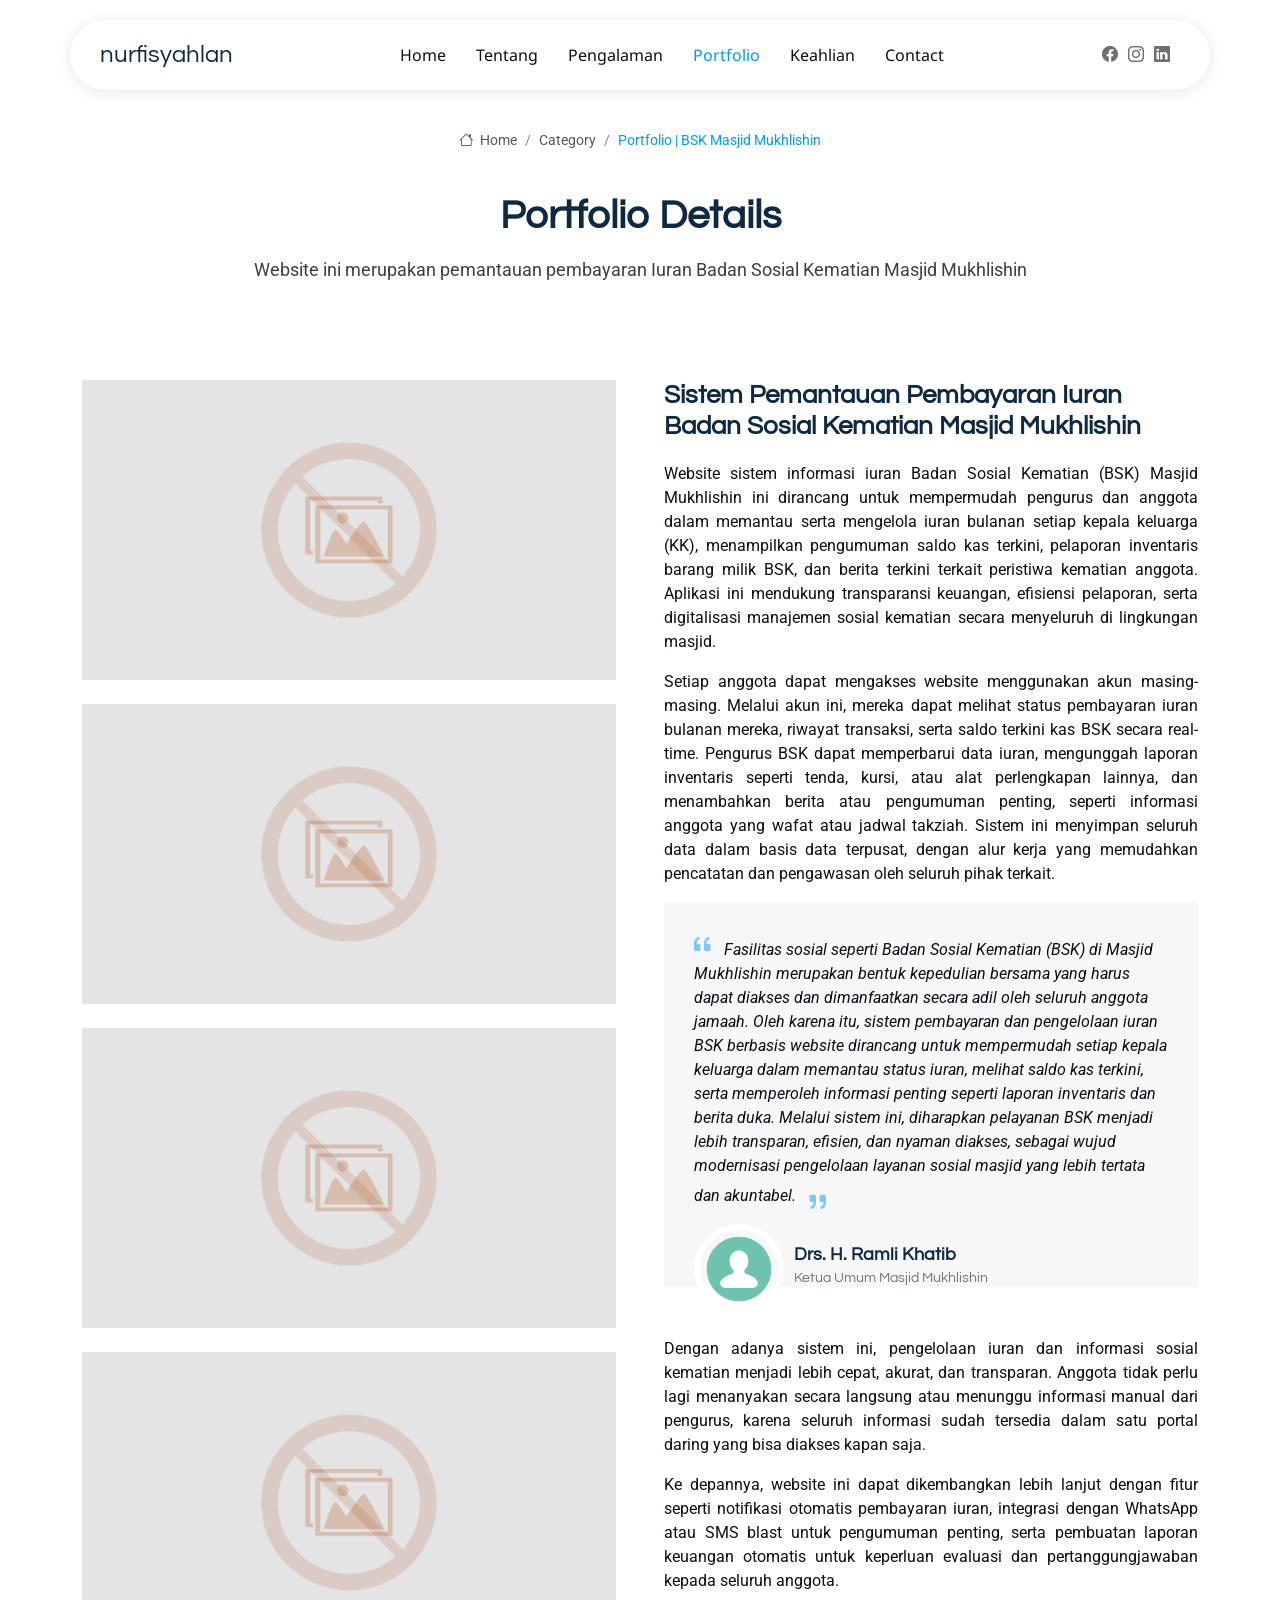
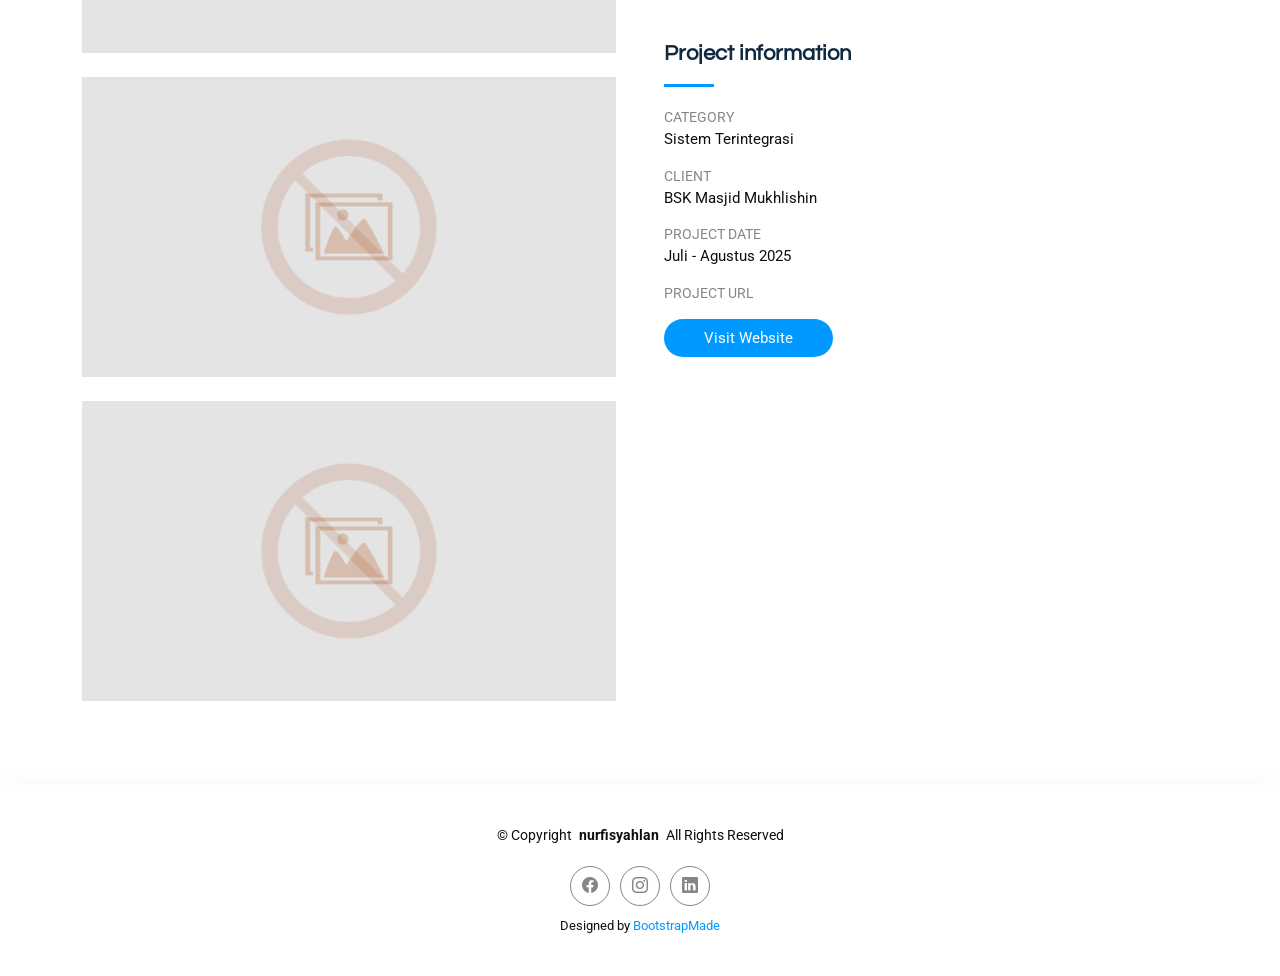
<file: portfolio/portfolio-bsk.html>
<!DOCTYPE html>
<html lang="en">

<head>
  <meta charset="utf-8">
  <meta content="width=device-width, initial-scale=1.0" name="viewport">
  <title>Portfolio Silab - Web Portfolio | Nurfi</title>
  <meta name="description" content="">
  <meta name="keywords" content="">

  <!-- Favicons -->
  <link href="../assets/img/nurfiicon-new.png" rel="icon">
  <link href="../assets/img/apple-touch-icon.png" rel="apple-touch-icon">

  <!-- Fonts -->
  <link href="https://fonts.googleapis.com" rel="preconnect">
  <link href="https://fonts.gstatic.com" rel="preconnect" crossorigin>
  <link href="https://fonts.googleapis.com/css2?family=Roboto:ital,wght@0,100;0,300;0,400;0,500;0,700;0,900;1,100;1,300;1,400;1,500;1,700;1,900&family=Noto+Sans:ital,wght@0,100;0,200;0,300;0,400;0,500;0,600;0,700;0,800;0,900;1,100;1,200;1,300;1,400;1,500;1,600;1,700;1,800;1,900&family=Questrial:wght@400&display=swap" rel="stylesheet">

  <!-- Vendor CSS Files -->
  <link href="../assets/vendor/bootstrap/css/bootstrap.min.css" rel="stylesheet">
  <link href="../assets/vendor/bootstrap-icons/bootstrap-icons.css" rel="stylesheet">
  <link href="../assets/vendor/aos/aos.css" rel="stylesheet">
  <link href="../assets/vendor/glightbox/css/glightbox.min.css" rel="stylesheet">
  <link href="../assets/vendor/swiper/swiper-bundle.min.css" rel="stylesheet">


  <!-- Main CSS File -->
  <link href="../assets/css/main.css" rel="stylesheet">

  <!-- =======================================================
  * Template Name: EasyFolio
  * Template URL: https://bootstrapmade.com/easyfolio-bootstrap-portfolio-template/
  * Updated: Feb 21 2025 with Bootstrap v5.3.3
  * Author: BootstrapMade.com
  * License: https://bootstrapmade.com/license/
  ======================================================== -->
</head>

<body class="portfolio-details-page">

   <header id="header" class="header d-flex align-items-center sticky-top">
    <div class="header-container container-fluid container-xl position-relative d-flex align-items-center justify-content-between">

      <a href="index.html" class="logo d-flex align-items-center me-auto me-xl-0">
        <!-- Uncomment the line below if you also wish to use an image logo -->
        <!-- <img src="assets/img/logo.webp" alt=""> -->
        <h1 class="sitename">nurfisyahlan</h1>
      </a>

      <nav id="navmenu" class="navmenu">
        <ul>
          <li><a href="../index.html#hero">Home</a></li>
          <li><a href="../index.html#about">Tentang</a></li>
          <li><a href="../index.html#resume">Pengalaman</a></li>
          <li><a href="../index.html#portfolio" class="active">Portfolio</a></li>
          <li><a href="../index.html#services">Keahlian</a></li>
          <!-- <li class="dropdown"><a href="#"><span>Dropdown</span> <i class="bi bi-chevron-down toggle-dropdown"></i></a>
            <ul>
              <li><a href="#">Dropdown 1</a></li>
              <li class="dropdown"><a href="#"><span>Deep Dropdown</span> <i class="bi bi-chevron-down toggle-dropdown"></i></a>
                <ul>
                  <li><a href="#">Deep Dropdown 1</a></li>
                  <li><a href="#">Deep Dropdown 2</a></li>
                  <li><a href="#">Deep Dropdown 3</a></li>
                  <li><a href="#">Deep Dropdown 4</a></li>
                  <li><a href="#">Deep Dropdown 5</a></li>
                </ul>
              </li>
              <li><a href="#">Dropdown 2</a></li>
              <li><a href="#">Dropdown 3</a></li>
              <li><a href="#">Dropdown 4</a></li>
            </ul>
          </li> -->
          <li><a href="../index.html#contact">Contact</a></li>
        </ul>
        <i class="mobile-nav-toggle d-xl-none bi bi-list"></i>
      </nav>

      <div class="header-social-links">        
        <a href="https://web.facebook.com/nfi.nurfi/" target="_blank" class="facebook"><i class="bi bi-facebook"></i></a>
        <a href="https://www.instagram.com/nurfiisyahlan" target="_blank" class="instagram"><i class="bi bi-instagram"></i></a>
        <a href="https://www.linkedin.com/in/nurfisyahlan/" target="_blank" class="linkedin"><i class="bi bi-linkedin"></i></a>
      </div>

    </div>
  </header>

  <main class="main">

    <!-- Page Title -->
    <div class="page-title">
      <div class="breadcrumbs">
        <nav aria-label="breadcrumb">
          <ol class="breadcrumb">
            <li class="breadcrumb-item"><a href="../index.html#home"><i class="bi bi-house"></i> Home</a></li>
            <li class="breadcrumb-item"><a href="#">Category</a></li>
            <li class="breadcrumb-item active current">Portfolio | BSK Masjid Mukhlishin</li>
          </ol>
        </nav>
      </div>

      <div class="title-wrapper">
        <h1>Portfolio Details</h1>
        <p>Website ini merupakan pemantauan pembayaran Iuran Badan Sosial Kematian Masjid Mukhlishin</p>
      </div>
    </div><!-- End Page Title -->

    <!-- Portfolio Details Section -->
    <section id="portfolio-details" class="portfolio-details section">

      <div class="container" data-aos="fade-up">

        <div class="row gy-4 g-lg-5">
          <div class="col-lg-6">
            <img src="../assets/img/no-image.png" class="img-fluid mb-4" alt="">
            <img src="../assets/img/no-image.png" class="img-fluid mb-4" alt="">
            <img src="../assets/img/no-image.png" class="img-fluid mb-4" alt="">
            <img src="../assets/img/no-image.png" class="img-fluid mb-4" alt="">
            <img src="../assets/img/no-image.png" class="img-fluid mb-4" alt="">
            <img src="../assets/img/no-image.png" class="img-fluid mb-4" alt="">          
          </div>

          <div class="col-lg-6">

            <div class="position-sticky" style="top: 40px">
              <div class="portfolio-description">
                <h2>Sistem Pemantauan Pembayaran Iuran <br> Badan Sosial Kematian Masjid Mukhlishin</h2>
                <p style="text-align: justify;">
                  Website sistem informasi iuran Badan Sosial Kematian (BSK) Masjid Mukhlishin ini dirancang untuk mempermudah pengurus dan anggota dalam memantau serta mengelola iuran bulanan setiap kepala keluarga (KK), menampilkan pengumuman saldo kas terkini, pelaporan inventaris barang milik BSK, dan berita terkini terkait peristiwa kematian anggota. Aplikasi ini mendukung transparansi keuangan, efisiensi pelaporan, serta digitalisasi manajemen sosial kematian secara menyeluruh di lingkungan masjid.
                </p>
                <p style="text-align: justify;">
                  Setiap anggota dapat mengakses website menggunakan akun masing-masing. Melalui akun ini, mereka dapat melihat status pembayaran iuran bulanan mereka, riwayat transaksi, serta saldo terkini kas BSK secara real-time. Pengurus BSK dapat memperbarui data iuran, mengunggah laporan inventaris seperti tenda, kursi, atau alat perlengkapan lainnya, dan menambahkan berita atau pengumuman penting, seperti informasi anggota yang wafat atau jadwal takziah. Sistem ini menyimpan seluruh data dalam basis data terpusat, dengan alur kerja yang memudahkan pencatatan dan pengawasan oleh seluruh pihak terkait.
                </p>

                <div class="testimonial-item">
                  <p>
                    <i class="bi bi-quote quote-icon-left"></i>
                    <span>Fasilitas sosial seperti Badan Sosial Kematian (BSK) di Masjid Mukhlishin merupakan bentuk kepedulian bersama yang harus dapat diakses dan dimanfaatkan secara adil oleh seluruh anggota jamaah. Oleh karena itu, sistem pembayaran dan pengelolaan iuran BSK berbasis website dirancang untuk mempermudah setiap kepala keluarga dalam memantau status iuran, melihat saldo kas terkini, serta memperoleh informasi penting seperti laporan inventaris dan berita duka. Melalui sistem ini, diharapkan pelayanan BSK menjadi lebih transparan, efisien, dan nyaman diakses, sebagai wujud modernisasi pengelolaan layanan sosial masjid yang lebih tertata dan akuntabel.</span>
                    <i class="bi bi-quote quote-icon-right"></i>
                  </p>
                  <div>
                    <img src="../assets/img/user.png" class="testimonial-img" alt="">
                    <h3>Drs. H. Ramli Khatib</h3>
                    <h4>Ketua Umum Masjid Mukhlishin</h4>
                  </div>
                </div>

                <p style="text-align: justify;">
                  Dengan adanya sistem ini, pengelolaan iuran dan informasi sosial kematian menjadi lebih cepat, akurat, dan transparan. Anggota tidak perlu lagi menanyakan secara langsung atau menunggu informasi manual dari pengurus, karena seluruh informasi sudah tersedia dalam satu portal daring yang bisa diakses kapan saja.
                </p>

                <p style="text-align: justify;">
                  Ke depannya, website ini dapat dikembangkan lebih lanjut dengan fitur seperti notifikasi otomatis pembayaran iuran, integrasi dengan WhatsApp atau SMS blast untuk pengumuman penting, serta pembuatan laporan keuangan otomatis untuk keperluan evaluasi dan pertanggungjawaban kepada seluruh anggota.
                </p>

              </div>

              <div class="portfolio-info mt-5">
                <h3>Project information</h3>
                <ul>
                  <li><strong>Category</strong> Sistem Terintegrasi</li>
                  <li><strong>Client</strong> BSK Masjid Mukhlishin</li>
                  <li><strong>Project date</strong> Juli - Agustus 2025</li>
                  <li><strong>Project URL</strong> <a href="" target="_blank"></a></li>
                  <li><a href="" target="_blank" class="btn-visit align-self-start">Visit Website</a></li>
                </ul>
              </div>
            </div>

          </div>
        </div>

      </div>

    </section><!-- /Portfolio Details Section -->

  </main>

  <footer id="footer" class="footer">

    <div class="container">
      <div class="copyright text-center ">
        <p>© <span>Copyright</span> <strong class="px-1 sitename">nurfisyahlan</strong> <span>All Rights Reserved</span></p>
      </div>
      <div class="social-links d-flex justify-content-center">        
        <a href="https://web.facebook.com/nfi.nurfi" target="_blank"><i class="bi bi-facebook"></i></a>
        <a href="https://www.instagram.com/nurfiisyahlan" target="_blank"><i class="bi bi-instagram"></i></a>
        <a href="https://www.linkedin.com/in/nurfisyahlan/" target="_blank"><i class="bi bi-linkedin"></i></a>
      </div>
      <div class="credits">
        <!-- All the links in the footer should remain intact. -->
        <!-- You can delete the links only if you've purchased the pro version. -->
        <!-- Licensing information: https://bootstrapmade.com/license/ -->
        <!-- Purchase the pro version with working PHP/AJAX contact form: [buy-url] -->
        Designed by <a href="https://bootstrapmade.com/">BootstrapMade</a>
      </div>
    </div>

  </footer>

  <!-- Scroll Top -->
  <a href="#" id="scroll-top" class="scroll-top d-flex align-items-center justify-content-center"><i class="bi bi-arrow-up-short"></i></a>

  <!-- Vendor JS Files -->
  <script src="../assets/vendor/bootstrap/js/bootstrap.bundle.min.js"></script>
  <script src="../assets/vendor/php-email-form/validate.js"></script>
  <script src="../assets/vendor/aos/aos.js"></script>
  <script src="../assets/vendor/waypoints/noframework.waypoints.js"></script>
  <script src="../assets/vendor/glightbox/js/glightbox.min.js"></script>
  <script src="../assets/vendor/imagesloaded/imagesloaded.pkgd.min.js"></script>
  <script src="../assets/vendor/isotope-layout/isotope.pkgd.min.js"></script>
  <script src="../assets/vendor/swiper/swiper-bundle.min.js"></script>

  <!-- Main JS File -->
  <script src="../assets/js/main.js"></script>

</body>

</html>
</file>
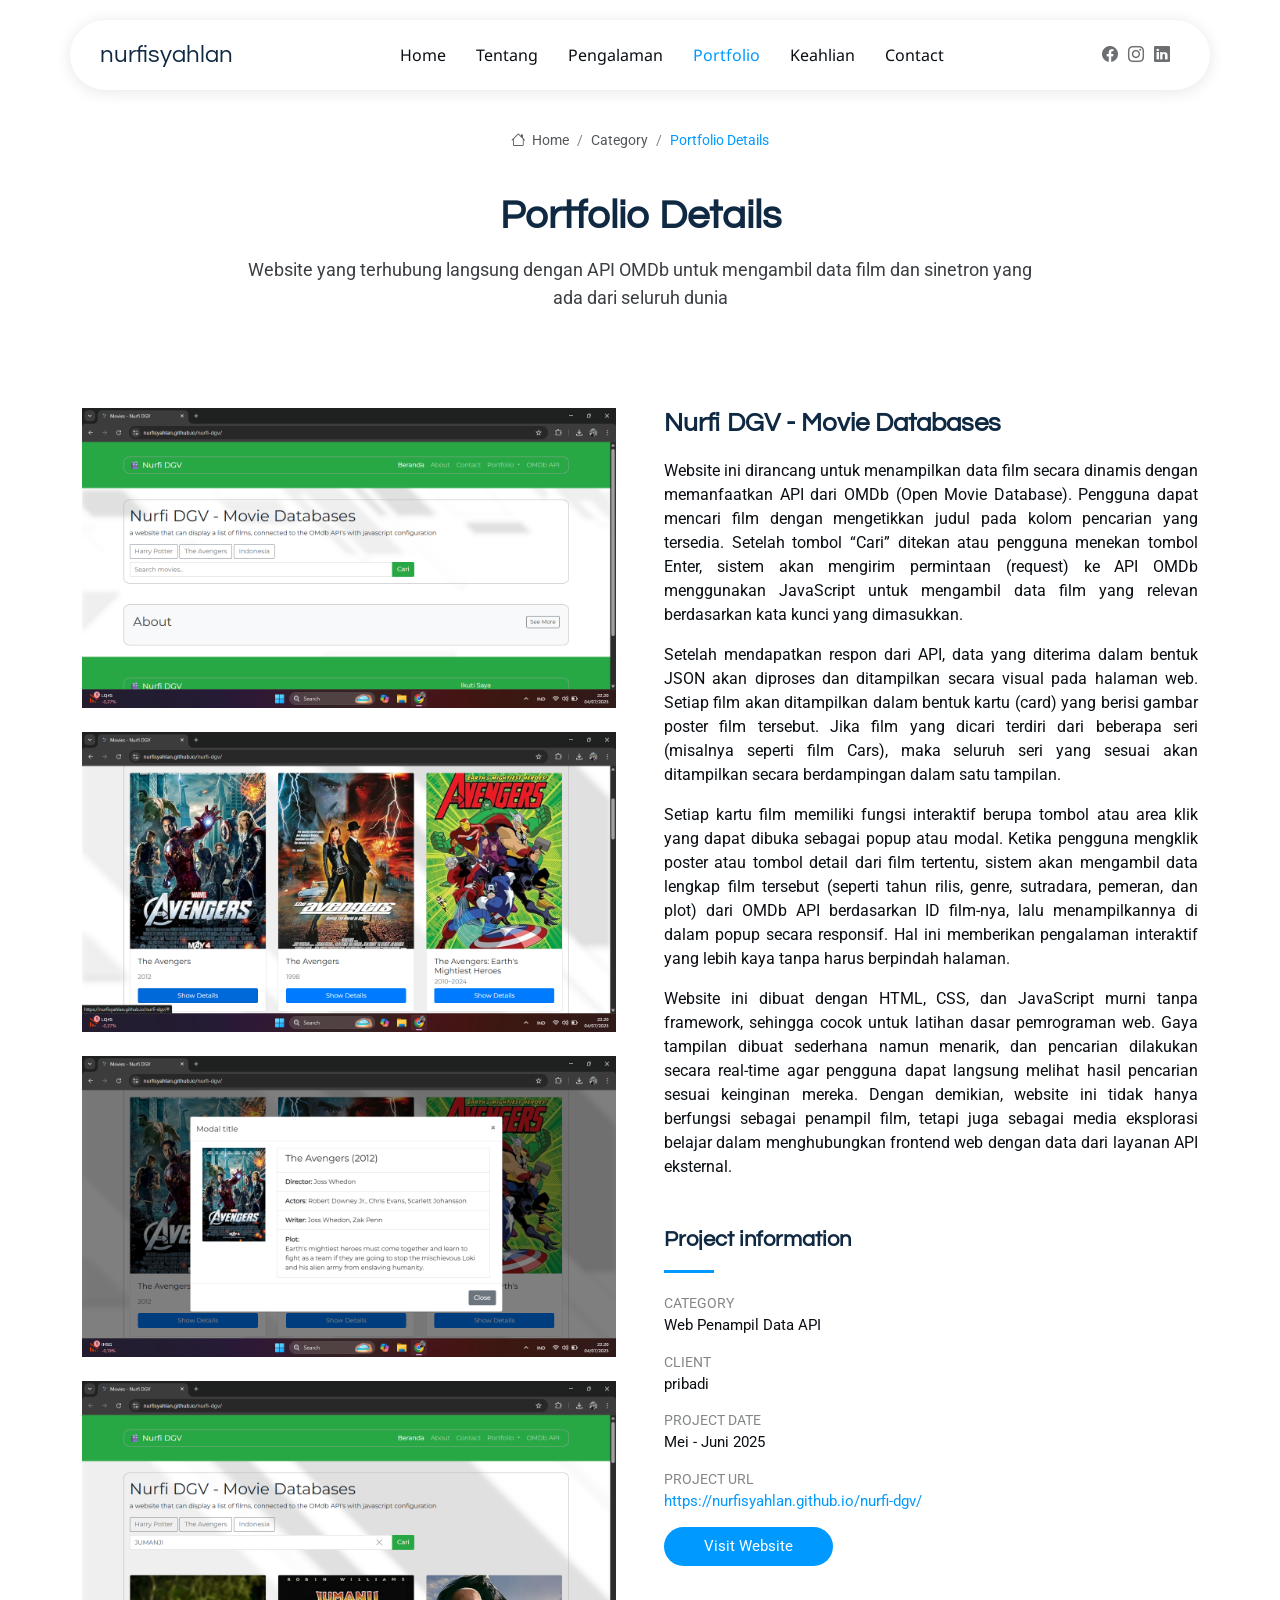
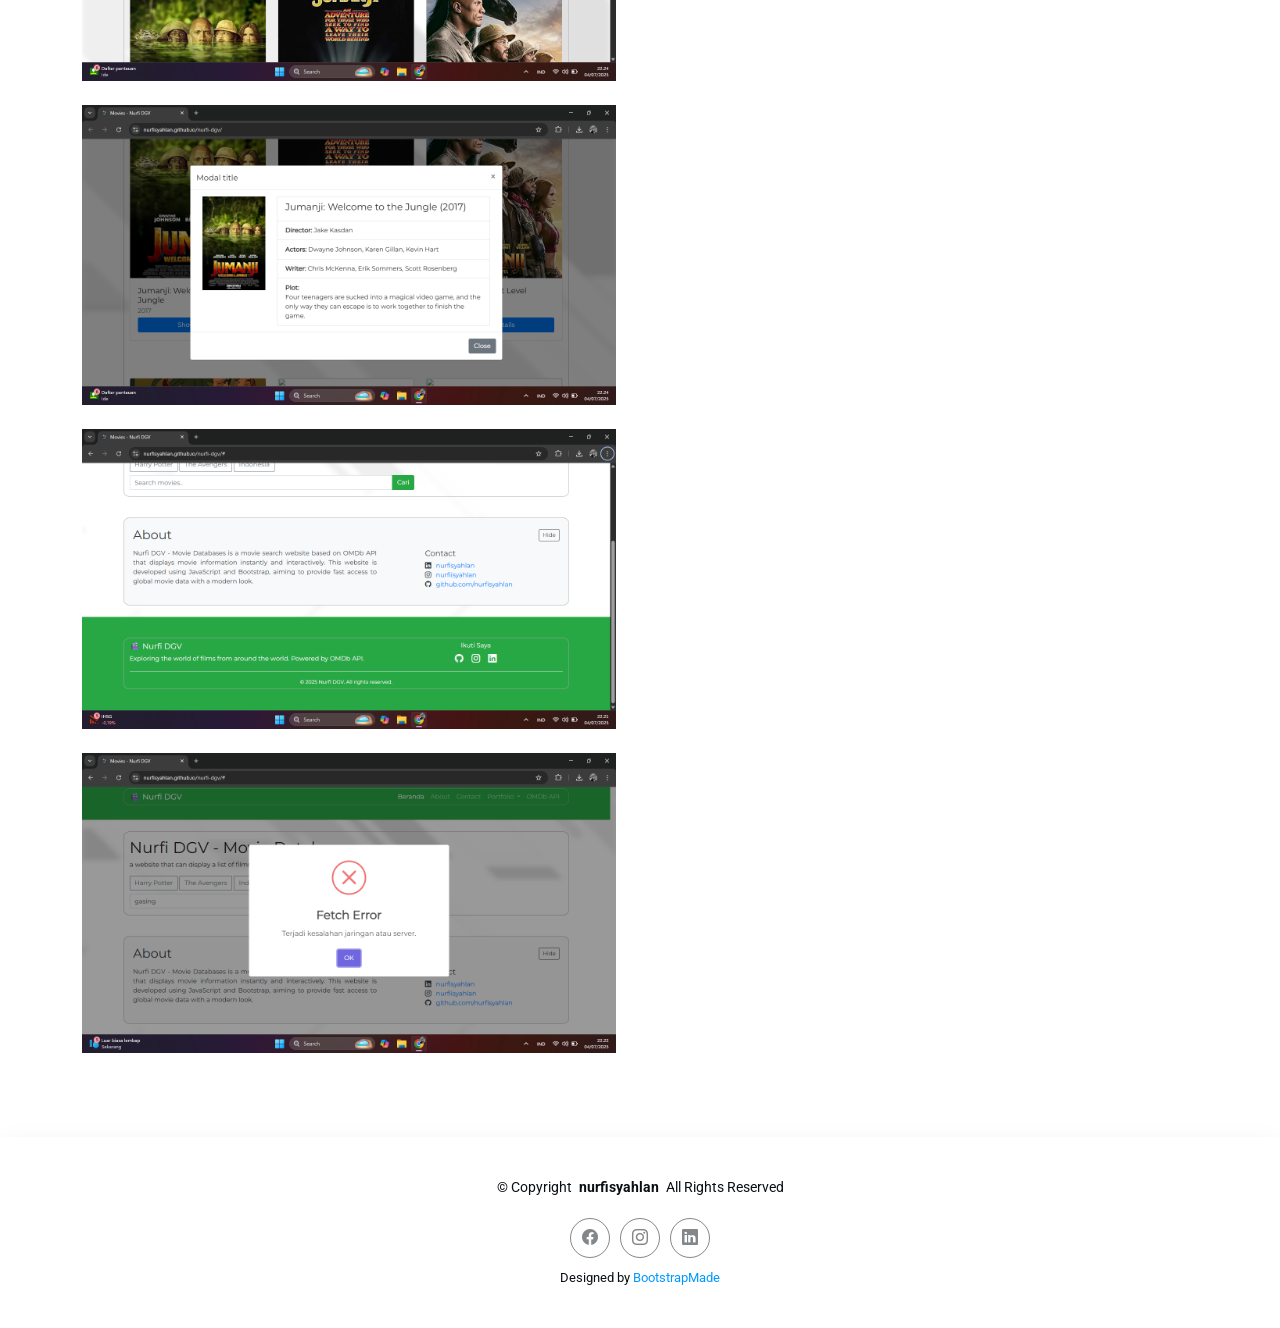
<file: portfolio/portfolio-nurfidgv.html>
<!DOCTYPE html>
<html lang="en">

<head>
  <meta charset="utf-8">
  <meta content="width=device-width, initial-scale=1.0" name="viewport">
  <title>Portfolio Nurfi DGV - Web Portfolio | Nurfi</title>
  <meta name="description" content="">
  <meta name="keywords" content="">

  <!-- Favicons -->
  <link href="../assets/img/nurfiicon-new.png" rel="icon">
  <link href="../assets/img/apple-touch-icon.png" rel="apple-touch-icon">

  <!-- Fonts -->
  <link href="https://fonts.googleapis.com" rel="preconnect">
  <link href="https://fonts.gstatic.com" rel="preconnect" crossorigin>
  <link href="https://fonts.googleapis.com/css2?family=Roboto:ital,wght@0,100;0,300;0,400;0,500;0,700;0,900;1,100;1,300;1,400;1,500;1,700;1,900&family=Noto+Sans:ital,wght@0,100;0,200;0,300;0,400;0,500;0,600;0,700;0,800;0,900;1,100;1,200;1,300;1,400;1,500;1,600;1,700;1,800;1,900&family=Questrial:wght@400&display=swap" rel="stylesheet">

  <!-- Vendor CSS Files -->
  <link href="../assets/vendor/bootstrap/css/bootstrap.min.css" rel="stylesheet">
  <link href="../assets/vendor/bootstrap-icons/bootstrap-icons.css" rel="stylesheet">
  <link href="../assets/vendor/aos/aos.css" rel="stylesheet">
  <link href="../assets/vendor/glightbox/css/glightbox.min.css" rel="stylesheet">
  <link href="../assets/vendor/swiper/swiper-bundle.min.css" rel="stylesheet">

  <!-- Main CSS File -->
  <link href="../assets/css/main.css" rel="stylesheet">

  <!-- =======================================================
  * Template Name: EasyFolio
  * Template URL: https://bootstrapmade.com/easyfolio-bootstrap-portfolio-template/
  * Updated: Feb 21 2025 with Bootstrap v5.3.3
  * Author: BootstrapMade.com
  * License: https://bootstrapmade.com/license/
  ======================================================== -->
</head>

<body class="portfolio-details-page">

  <header id="header" class="header d-flex align-items-center sticky-top">
    <div class="header-container container-fluid container-xl position-relative d-flex align-items-center justify-content-between">

      <a href="../index.html" class="logo d-flex align-items-center me-auto me-xl-0">
        <!-- Uncomment the line below if you also wish to use an image logo -->
        <!-- <img src="assets/img/logo.webp" alt=""> -->
        <h1 class="sitename">nurfisyahlan</h1>
      </a>

      <nav id="navmenu" class="navmenu">
        <ul>
          <li><a href="../index.html#hero">Home</a></li>
          <li><a href="../index.html#about">Tentang</a></li>
          <li><a href="../index.html#resume">Pengalaman</a></li>
          <li><a href="../index.html#portfolio" class="active">Portfolio</a></li>
          <li><a href="../index.html#services">Keahlian</a></li>
          <!-- <li class="dropdown"><a href="#"><span>Dropdown</span> <i class="bi bi-chevron-down toggle-dropdown"></i></a>
            <ul>
              <li><a href="#">Dropdown 1</a></li>
              <li class="dropdown"><a href="#"><span>Deep Dropdown</span> <i class="bi bi-chevron-down toggle-dropdown"></i></a>
                <ul>
                  <li><a href="#">Deep Dropdown 1</a></li>
                  <li><a href="#">Deep Dropdown 2</a></li>
                  <li><a href="#">Deep Dropdown 3</a></li>
                  <li><a href="#">Deep Dropdown 4</a></li>
                  <li><a href="#">Deep Dropdown 5</a></li>
                </ul>
              </li>
              <li><a href="#">Dropdown 2</a></li>
              <li><a href="#">Dropdown 3</a></li>
              <li><a href="#">Dropdown 4</a></li>
            </ul>
          </li> -->
          <li><a href="../index.html#contact">Contact</a></li>
        </ul>
        <i class="mobile-nav-toggle d-xl-none bi bi-list"></i>
      </nav>

      <div class="header-social-links">        
        <a href="https://web.facebook.com/nfi.nurfi/" target="_blank" class="facebook"><i class="bi bi-facebook"></i></a>
        <a href="https://www.instagram.com/nurfiisyahlan" target="_blank" class="instagram"><i class="bi bi-instagram"></i></a>
        <a href="https://www.linkedin.com/in/nurfisyahlan/" target="_blank" class="linkedin"><i class="bi bi-linkedin"></i></a>
      </div>

    </div>
  </header>

  <main class="main">

    <!-- Page Title -->
    <div class="page-title">
      <div class="breadcrumbs">
        <nav aria-label="breadcrumb">
          <ol class="breadcrumb">
            <li class="breadcrumb-item"><a href="../index.html"><i class="bi bi-house"></i> Home</a></li>
            <li class="breadcrumb-item"><a href="../index.html#portfolio">Category</a></li>
            <li class="breadcrumb-item active current">Portfolio Details</li>
          </ol>
        </nav>
      </div>

      <div class="title-wrapper">
        <h1>Portfolio Details</h1>
        <p>Website yang terhubung langsung dengan API OMDb untuk mengambil data film dan sinetron yang ada dari seluruh dunia</p>
      </div>
    </div><!-- End Page Title -->

    <!-- Portfolio Details Section -->
    <section id="portfolio-details" class="portfolio-details section">

      <div class="container" data-aos="fade-up">

        <div class="row gy-4 g-lg-5">
          <div class="col-lg-6">
            <img src="../assets/img/portfolio/dgv-beranda.png" class="img-fluid mb-4" alt="">
            <img src="../assets/img/portfolio/dgv-film1.png" class="img-fluid mb-4" alt="">
            <img src="../assets/img/portfolio/dgv-filmdetail1.png" class="img-fluid mb-4" alt="">
            <img src="../assets/img/portfolio/dgv-film2.png" class="img-fluid mb-4" alt="">
            <img src="../assets/img/portfolio/dgv-filmdetail2.png" class="img-fluid mb-4" alt="">
            <img src="../assets/img/portfolio/dgv-beranda2.png" class="img-fluid mb-4" alt="">
            <img src="../assets/img/portfolio/dgv-error.png" class="img-fluid mb-4" alt="">
          </div>

          <div class="col-lg-6">

            <div class="position-sticky" style="top: 40px">
              <div class="portfolio-description">
                <h2>Nurfi DGV - Movie Databases</h2>
                <p style="text-align:justify;">
                  Website ini dirancang untuk menampilkan data film secara dinamis dengan memanfaatkan API dari OMDb (Open Movie Database). Pengguna dapat mencari film dengan mengetikkan judul pada kolom pencarian yang tersedia. Setelah tombol “Cari” ditekan atau pengguna menekan tombol Enter, sistem akan mengirim permintaan (request) ke API OMDb menggunakan JavaScript untuk mengambil data film yang relevan berdasarkan kata kunci yang dimasukkan.
                </p>
                <p style="text-align:justify;">
                  Setelah mendapatkan respon dari API, data yang diterima dalam bentuk JSON akan diproses dan ditampilkan secara visual pada halaman web. Setiap film akan ditampilkan dalam bentuk kartu (card) yang berisi gambar poster film tersebut. Jika film yang dicari terdiri dari beberapa seri (misalnya seperti film Cars), maka seluruh seri yang sesuai akan ditampilkan secara berdampingan dalam satu tampilan.
                </p>
                <p style="text-align:justify;">
                  Setiap kartu film memiliki fungsi interaktif berupa tombol atau area klik yang dapat dibuka sebagai popup atau modal. Ketika pengguna mengklik poster atau tombol detail dari film tertentu, sistem akan mengambil data lengkap film tersebut (seperti tahun rilis, genre, sutradara, pemeran, dan plot) dari OMDb API berdasarkan ID film-nya, lalu menampilkannya di dalam popup secara responsif. Hal ini memberikan pengalaman interaktif yang lebih kaya tanpa harus berpindah halaman.
                </p>

                <p style="text-align:justify;">
                  Website ini dibuat dengan HTML, CSS, dan JavaScript murni tanpa framework, sehingga cocok untuk latihan dasar pemrograman web. Gaya tampilan dibuat sederhana namun menarik, dan pencarian dilakukan secara real-time agar pengguna dapat langsung melihat hasil pencarian sesuai keinginan mereka. Dengan demikian, website ini tidak hanya berfungsi sebagai penampil film, tetapi juga sebagai media eksplorasi belajar dalam menghubungkan frontend web dengan data dari layanan API eksternal.
                </p>

              </div>

              <div class="portfolio-info mt-5">
                <h3>Project information</h3>
                <ul>
                  <li><strong>Category</strong> Web Penampil Data API</li>
                  <li><strong>Client</strong> pribadi</li>
                  <li><strong>Project date</strong> Mei - Juni 2025</li>
                  <li><strong>Project URL</strong> <a href="https://nurfisyahlan.github.io/nurfi-dgv/" target="_blank">https://nurfisyahlan.github.io/nurfi-dgv/</a></li>
                  <li><a href="https://nurfisyahlan.github.io/nurfi-dgv/" target="_blank" class="btn-visit align-self-start">Visit Website</a></li>
                </ul>
              </div>
            </div>

          </div>
        </div>

      </div>

    </section><!-- /Portfolio Details Section -->

  </main>

  <footer id="footer" class="footer">

    <div class="container">
      <div class="copyright text-center ">
        <p>© <span>Copyright</span> <strong class="px-1 sitename">nurfisyahlan</strong> <span>All Rights Reserved</span></p>
      </div>
      <div class="social-links d-flex justify-content-center">        
        <a href="https://web.facebook.com/nfi.nurfi" target="_blank"><i class="bi bi-facebook"></i></a>
        <a href="https://www.instagram.com/nurfiisyahlan" target="_blank"><i class="bi bi-instagram"></i></a>
        <a href="https://www.linkedin.com/in/nurfisyahlan/" target="_blank"><i class="bi bi-linkedin"></i></a>
      </div>
      <div class="credits">
        <!-- All the links in the footer should remain intact. -->
        <!-- You can delete the links only if you've purchased the pro version. -->
        <!-- Licensing information: https://bootstrapmade.com/license/ -->
        <!-- Purchase the pro version with working PHP/AJAX contact form: [buy-url] -->
        Designed by <a href="https://bootstrapmade.com/">BootstrapMade</a>
      </div>
    </div>

  </footer>

  <!-- Scroll Top -->
  <a href="#" id="scroll-top" class="scroll-top d-flex align-items-center justify-content-center"><i class="bi bi-arrow-up-short"></i></a>

  <!-- Vendor JS Files -->
  <script src="../assets/vendor/bootstrap/js/bootstrap.bundle.min.js"></script>
  <script src="../assets/vendor/php-email-form/validate.js"></script>
  <script src="../assets/vendor/aos/aos.js"></script>
  <script src="../assets/vendor/waypoints/noframework.waypoints.js"></script>
  <script src="../assets/vendor/glightbox/js/glightbox.min.js"></script>
  <script src="../assets/vendor/imagesloaded/imagesloaded.pkgd.min.js"></script>
  <script src="../assets/vendor/isotope-layout/isotope.pkgd.min.js"></script>
  <script src="../assets/vendor/swiper/swiper-bundle.min.js"></script>

  <!-- Main JS File -->
  <script src="../assets/js/main.js"></script>

</body>

</html>
</file>
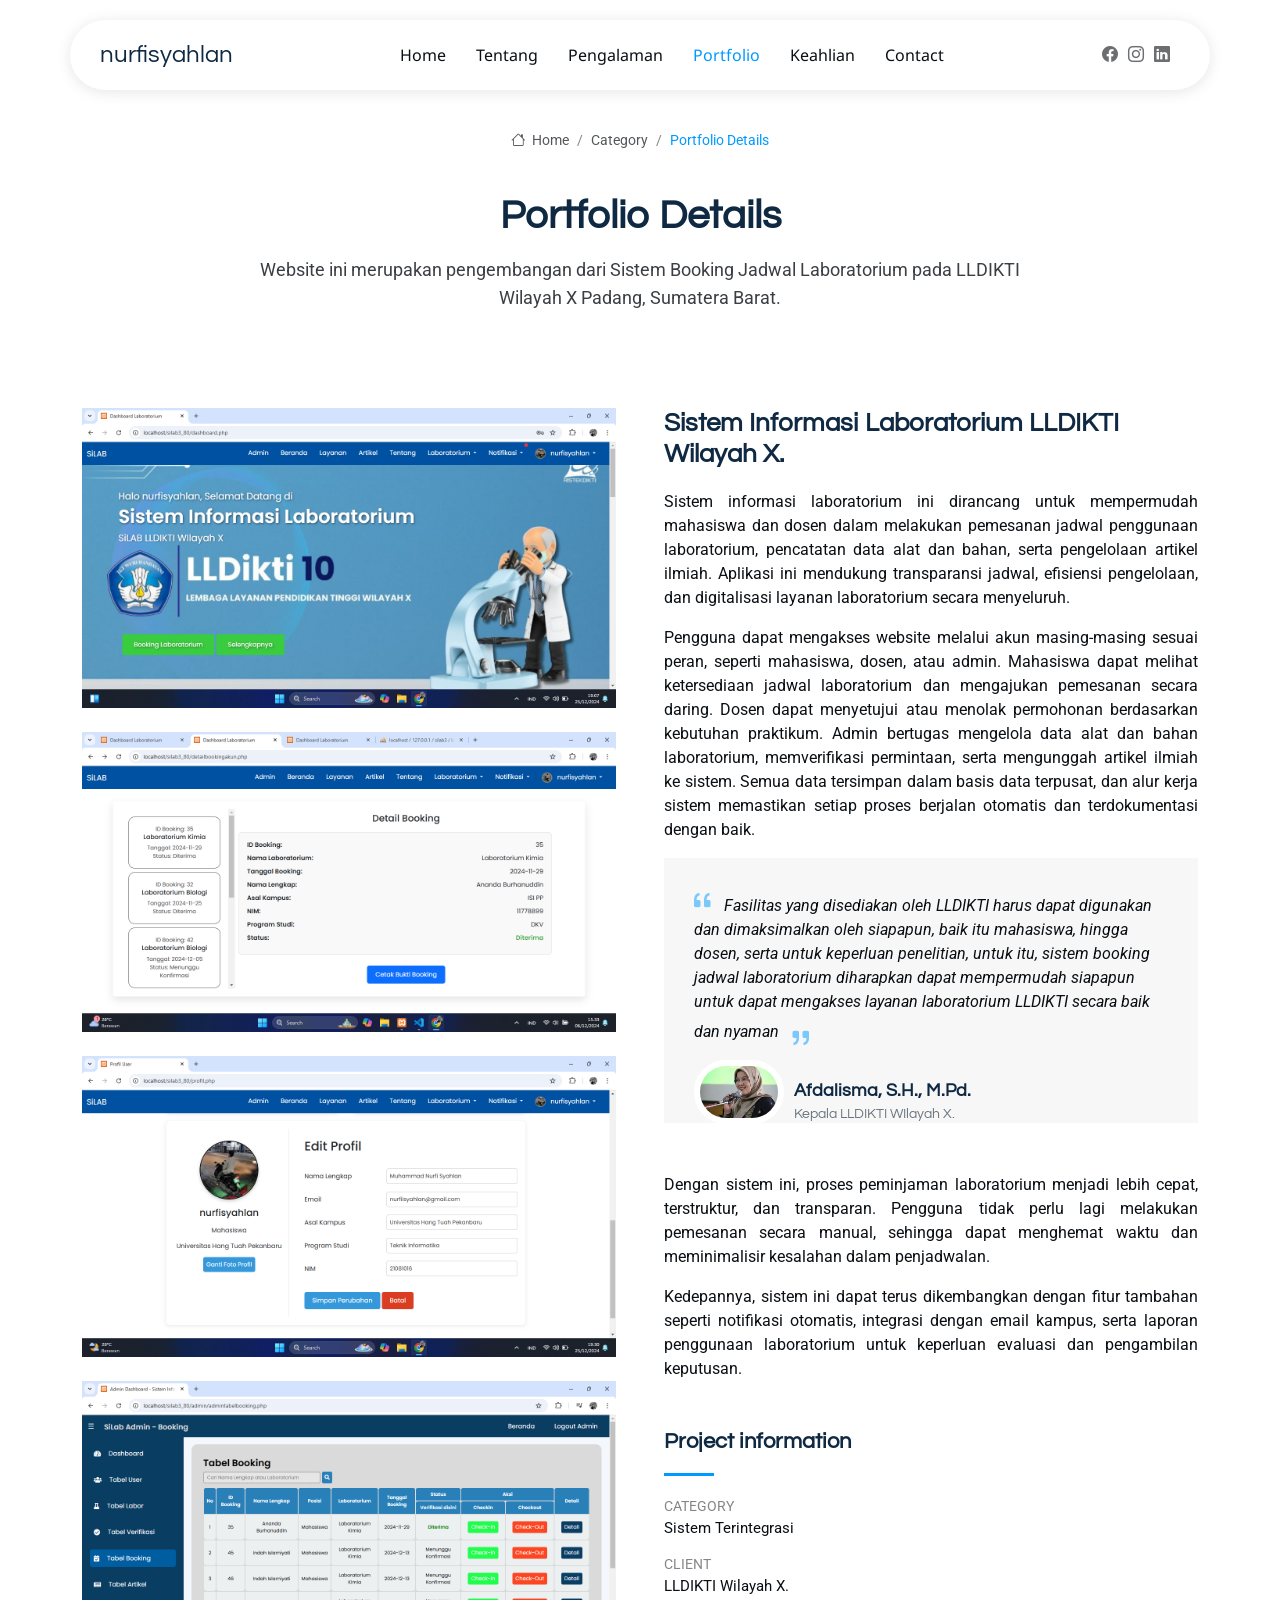
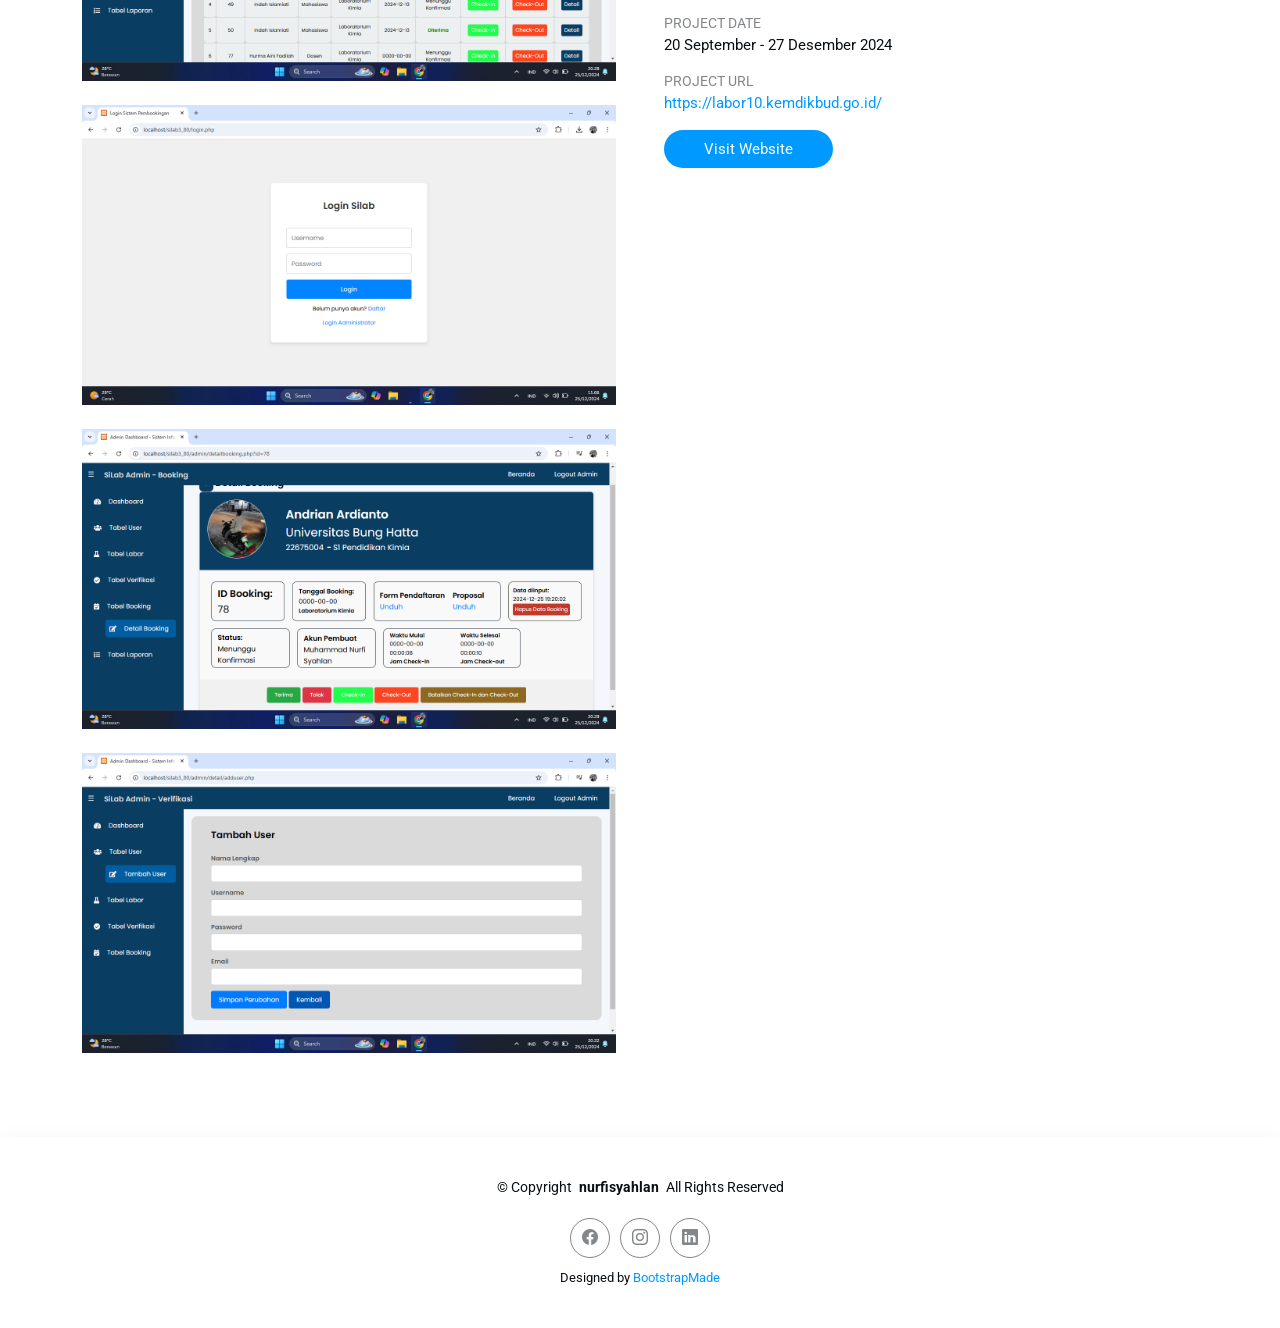
<file: portfolio/portfolio-silab.html>
<!DOCTYPE html>
<html lang="en">

<head>
  <meta charset="utf-8">
  <meta content="width=device-width, initial-scale=1.0" name="viewport">
  <title>Portfolio Silab - Web Portfolio | Nurfi</title>
  <meta name="description" content="">
  <meta name="keywords" content="">

  <!-- Favicons -->
  <link href="../assets/img/nurfiicon-new.png" rel="icon">
  <link href="../assets/img/apple-touch-icon.png" rel="apple-touch-icon">

  <!-- Fonts -->
  <link href="https://fonts.googleapis.com" rel="preconnect">
  <link href="https://fonts.gstatic.com" rel="preconnect" crossorigin>
  <link href="https://fonts.googleapis.com/css2?family=Roboto:ital,wght@0,100;0,300;0,400;0,500;0,700;0,900;1,100;1,300;1,400;1,500;1,700;1,900&family=Noto+Sans:ital,wght@0,100;0,200;0,300;0,400;0,500;0,600;0,700;0,800;0,900;1,100;1,200;1,300;1,400;1,500;1,600;1,700;1,800;1,900&family=Questrial:wght@400&display=swap" rel="stylesheet">

  <!-- Vendor CSS Files -->
  <link href="../assets/vendor/bootstrap/css/bootstrap.min.css" rel="stylesheet">
  <link href="../assets/vendor/bootstrap-icons/bootstrap-icons.css" rel="stylesheet">
  <link href="../assets/vendor/aos/aos.css" rel="stylesheet">
  <link href="../assets/vendor/glightbox/css/glightbox.min.css" rel="stylesheet">
  <link href="../assets/vendor/swiper/swiper-bundle.min.css" rel="stylesheet">

  <!-- Main CSS File -->
  <link href="../assets/css/main.css" rel="stylesheet">

  <!-- =======================================================
  * Template Name: EasyFolio
  * Template URL: https://bootstrapmade.com/easyfolio-bootstrap-portfolio-template/
  * Updated: Feb 21 2025 with Bootstrap v5.3.3
  * Author: BootstrapMade.com
  * License: https://bootstrapmade.com/license/
  ======================================================== -->
</head>

<body class="portfolio-details-page">

   <header id="header" class="header d-flex align-items-center sticky-top">
    <div class="header-container container-fluid container-xl position-relative d-flex align-items-center justify-content-between">

      <a href="index.html" class="logo d-flex align-items-center me-auto me-xl-0">
        <!-- Uncomment the line below if you also wish to use an image logo -->
        <!-- <img src="assets/img/logo.webp" alt=""> -->
        <h1 class="sitename">nurfisyahlan</h1>
      </a>

      <nav id="navmenu" class="navmenu">
        <ul>
          <li><a href="../index.html#hero">Home</a></li>
          <li><a href="../index.html#about">Tentang</a></li>
          <li><a href="../index.html#resume">Pengalaman</a></li>
          <li><a href="../index.html#portfolio" class="active">Portfolio</a></li>
          <li><a href="../index.html#services">Keahlian</a></li>
          <!-- <li class="dropdown"><a href="#"><span>Dropdown</span> <i class="bi bi-chevron-down toggle-dropdown"></i></a>
            <ul>
              <li><a href="#">Dropdown 1</a></li>
              <li class="dropdown"><a href="#"><span>Deep Dropdown</span> <i class="bi bi-chevron-down toggle-dropdown"></i></a>
                <ul>
                  <li><a href="#">Deep Dropdown 1</a></li>
                  <li><a href="#">Deep Dropdown 2</a></li>
                  <li><a href="#">Deep Dropdown 3</a></li>
                  <li><a href="#">Deep Dropdown 4</a></li>
                  <li><a href="#">Deep Dropdown 5</a></li>
                </ul>
              </li>
              <li><a href="#">Dropdown 2</a></li>
              <li><a href="#">Dropdown 3</a></li>
              <li><a href="#">Dropdown 4</a></li>
            </ul>
          </li> -->
          <li><a href="../index.html#contact">Contact</a></li>
        </ul>
        <i class="mobile-nav-toggle d-xl-none bi bi-list"></i>
      </nav>

      <div class="header-social-links">        
        <a href="https://web.facebook.com/nfi.nurfi/" target="_blank" class="facebook"><i class="bi bi-facebook"></i></a>
        <a href="https://www.instagram.com/nurfiisyahlan" target="_blank" class="instagram"><i class="bi bi-instagram"></i></a>
        <a href="https://www.linkedin.com/in/nurfisyahlan/" target="_blank" class="linkedin"><i class="bi bi-linkedin"></i></a>
      </div>

    </div>
  </header>

  <main class="main">

    <!-- Page Title -->
    <div class="page-title">
      <div class="breadcrumbs">
        <nav aria-label="breadcrumb">
          <ol class="breadcrumb">
            <li class="breadcrumb-item"><a href="../index.html#home"><i class="bi bi-house"></i> Home</a></li>
            <li class="breadcrumb-item"><a href="../index.html#portfolio">Category</a></li>
            <li class="breadcrumb-item active current">Portfolio Details</li>
          </ol>
        </nav>
      </div>

      <div class="title-wrapper">
        <h1>Portfolio Details</h1>
        <p>Website ini merupakan pengembangan dari Sistem Booking Jadwal Laboratorium pada LLDIKTI Wilayah X Padang, Sumatera Barat.</p>
      </div>
    </div><!-- End Page Title -->

    <!-- Portfolio Details Section -->
    <section id="portfolio-details" class="portfolio-details section">

      <div class="container" data-aos="fade-up">

        <div class="row gy-4 g-lg-5">
          <div class="col-lg-6">
            <img src="../assets/img/portfolio/silab-halamanawal.png" class="img-fluid mb-4" alt="">
            <img src="../assets/img/portfolio/silab-halamanbooking.png" class="img-fluid mb-4" alt="">
            <img src="../assets/img/portfolio/silab-halamanprofil.png" class="img-fluid mb-4" alt="">
            <img src="../assets/img/portfolio/silab-halamanadmin.png" class="img-fluid mb-4" alt="">
            <img src="../assets/img/portfolio/silab-halamanlogin.png" class="img-fluid mb-4" alt="">
            <img src="../assets/img/portfolio/silab-admindetailbooking.png" class="img-fluid mb-4" alt="">
            <img src="../assets/img/portfolio/silab-admininputdata.png" class="img-fluid mb-4" alt="">
          </div>

          <div class="col-lg-6">

            <div class="position-sticky" style="top: 40px">
              <div class="portfolio-description">
                <h2>Sistem Informasi Laboratorium LLDIKTI Wilayah X.</h2>
                <p style="text-align: justify;">
                  Sistem informasi laboratorium ini dirancang untuk mempermudah mahasiswa dan dosen dalam melakukan pemesanan jadwal penggunaan laboratorium, pencatatan data alat dan bahan, serta pengelolaan artikel ilmiah. Aplikasi ini mendukung transparansi jadwal, efisiensi pengelolaan, dan digitalisasi layanan laboratorium secara menyeluruh.
                </p>
                <p style="text-align: justify;">
                  Pengguna dapat mengakses website melalui akun masing-masing sesuai peran, seperti mahasiswa, dosen, atau admin. Mahasiswa dapat melihat ketersediaan jadwal laboratorium dan mengajukan pemesanan secara daring. Dosen dapat menyetujui atau menolak permohonan berdasarkan kebutuhan praktikum. Admin bertugas mengelola data alat dan bahan laboratorium, memverifikasi permintaan, serta mengunggah artikel ilmiah ke sistem. Semua data tersimpan dalam basis data terpusat, dan alur kerja sistem memastikan setiap proses berjalan otomatis dan terdokumentasi dengan baik.
                </p>

                <div class="testimonial-item">
                  <p>
                    <i class="bi bi-quote quote-icon-left"></i>
                    <span>Fasilitas yang disediakan oleh LLDIKTI harus dapat digunakan dan dimaksimalkan oleh siapapun, baik itu mahasiswa, hingga dosen, serta untuk keperluan penelitian, untuk itu, sistem booking jadwal laboratorium diharapkan dapat mempermudah siapapun untuk dapat mengakses layanan laboratorium LLDIKTI secara baik dan nyaman</span>
                    <i class="bi bi-quote quote-icon-right"></i>
                  </p>
                  <div>
                    <img src="../assets/img/person/person-afdalisma.jpg" class="testimonial-img" alt="">
                    <h3>Afdalisma, S.H., M.Pd.</h3>
                    <h4>Kepala LLDIKTI WIlayah X.</h4>
                  </div>
                </div>

                <p style="text-align: justify;">
                  Dengan sistem ini, proses peminjaman laboratorium menjadi lebih cepat, terstruktur, dan transparan. Pengguna tidak perlu lagi melakukan pemesanan secara manual, sehingga dapat menghemat waktu dan meminimalisir kesalahan dalam penjadwalan.
                </p>

                <p style="text-align: justify;">
                  Kedepannya, sistem ini dapat terus dikembangkan dengan fitur tambahan seperti notifikasi otomatis, integrasi dengan email kampus, serta laporan penggunaan laboratorium untuk keperluan evaluasi dan pengambilan keputusan.
                </p>

              </div>

              <div class="portfolio-info mt-5">
                <h3>Project information</h3>
                <ul>
                  <li><strong>Category</strong> Sistem Terintegrasi</li>
                  <li><strong>Client</strong> LLDIKTI Wilayah X.</li>
                  <li><strong>Project date</strong> 20 September - 27 Desember 2024</li>
                  <li><strong>Project URL</strong> <a href="https://labor10.kemdikbud.go.id/" target="_blank">https://labor10.kemdikbud.go.id/</a></li>
                  <li><a href="https://labor10.kemdikbud.go.id/" target="_blank" class="btn-visit align-self-start">Visit Website</a></li>
                </ul>
              </div>
            </div>

          </div>
        </div>

      </div>

    </section><!-- /Portfolio Details Section -->

  </main>

  <footer id="footer" class="footer">

    <div class="container">
      <div class="copyright text-center ">
        <p>© <span>Copyright</span> <strong class="px-1 sitename">nurfisyahlan</strong> <span>All Rights Reserved</span></p>
      </div>
      <div class="social-links d-flex justify-content-center">        
        <a href="https://web.facebook.com/nfi.nurfi" target="_blank"><i class="bi bi-facebook"></i></a>
        <a href="https://www.instagram.com/nurfiisyahlan" target="_blank"><i class="bi bi-instagram"></i></a>
        <a href="https://www.linkedin.com/in/nurfisyahlan/" target="_blank"><i class="bi bi-linkedin"></i></a>
      </div>
      <div class="credits">
        <!-- All the links in the footer should remain intact. -->
        <!-- You can delete the links only if you've purchased the pro version. -->
        <!-- Licensing information: https://bootstrapmade.com/license/ -->
        <!-- Purchase the pro version with working PHP/AJAX contact form: [buy-url] -->
        Designed by <a href="https://bootstrapmade.com/">BootstrapMade</a>
      </div>
    </div>

  </footer>

  <!-- Scroll Top -->
  <a href="#" id="scroll-top" class="scroll-top d-flex align-items-center justify-content-center"><i class="bi bi-arrow-up-short"></i></a>

 <!-- Vendor JS Files -->
  <script src="../assets/vendor/bootstrap/js/bootstrap.bundle.min.js"></script>
  <script src="../assets/vendor/php-email-form/validate.js"></script>
  <script src="../assets/vendor/aos/aos.js"></script>
  <script src="../assets/vendor/waypoints/noframework.waypoints.js"></script>
  <script src="../assets/vendor/glightbox/js/glightbox.min.js"></script>
  <script src="../assets/vendor/imagesloaded/imagesloaded.pkgd.min.js"></script>
  <script src="../assets/vendor/isotope-layout/isotope.pkgd.min.js"></script>
  <script src="../assets/vendor/swiper/swiper-bundle.min.js"></script>

  <!-- Main JS File -->
  <script src="../assets/js/main.js"></script>

</body>

</html>
</file>
<file: assets/css/main.css>
/**
* Template Name: EasyFolio
* Template URL: https://bootstrapmade.com/easyfolio-bootstrap-portfolio-template/
* Updated: Feb 21 2025 with Bootstrap v5.3.3
* Author: BootstrapMade.com
* License: https://bootstrapmade.com/license/
*/

/*--------------------------------------------------------------
# Font & Color Variables
# Help: https://bootstrapmade.com/color-system/
--------------------------------------------------------------*/
/* Fonts */
:root {
  --default-font: "Roboto",  system-ui, -apple-system, "Segoe UI", Roboto, "Helvetica Neue", Arial, "Noto Sans", "Liberation Sans", sans-serif, "Apple Color Emoji", "Segoe UI Emoji", "Segoe UI Symbol", "Noto Color Emoji";
  --heading-font: "Questrial",  sans-serif;
  --nav-font: "Noto Sans",  sans-serif;
}

/* Global Colors - The following color variables are used throughout the website. Updating them here will change the color scheme of the entire website */
:root { 
  --background-color: #ffffff; /* Background color for the entire website, including individual sections */
  --default-color: #0a0f14; /* Default color used for the majority of the text content across the entire website */
  --heading-color: #0f2943; /* Color for headings, subheadings and title throughout the website */
  --accent-color: #0099ff; /* Accent color that represents your brand on the website. It's used for buttons, links, and other elements that need to stand out */
  --surface-color: #ffffff; /* The surface color is used as a background of boxed elements within sections, such as cards, icon boxes, or other elements that require a visual separation from the global background. */
  --contrast-color: #ffffff; /* Contrast color for text, ensuring readability against backgrounds of accent, heading, or default colors. */
}

/* Nav Menu Colors - The following color variables are used specifically for the navigation menu. They are separate from the global colors to allow for more customization options */
:root {
  --nav-color: #0a0f14;  /* The default color of the main navmenu links */
  --nav-hover-color: #0099ff; /* Applied to main navmenu links when they are hovered over or active */
  --nav-mobile-background-color: #ffffff; /* Used as the background color for mobile navigation menu */
  --nav-dropdown-background-color: #ffffff; /* Used as the background color for dropdown items that appear when hovering over primary navigation items */
  --nav-dropdown-color: #0a0f14; /* Used for navigation links of the dropdown items in the navigation menu. */
  --nav-dropdown-hover-color: #e87532; /* Similar to --nav-hover-color, this color is applied to dropdown navigation links when they are hovered over. */
}

/* Color Presets - These classes override global colors when applied to any section or element, providing reuse of the sam color scheme. */

.light-background {
  --background-color: #faf9fb;
  --surface-color: #ffffff;
}

.dark-background {
  --background-color: #060606;
  --default-color: #ffffff;
  --heading-color: #ffffff;
  --surface-color: #252525;
  --contrast-color: #ffffff;
}

/* Smooth scroll */
:root {
  scroll-behavior: smooth;
}

/*--------------------------------------------------------------
# General Styling & Shared Classes
--------------------------------------------------------------*/
body {
  color: var(--default-color);
  background-color: var(--background-color);
  font-family: var(--default-font);
}

a {
  color: var(--accent-color);
  text-decoration: none;
  transition: 0.3s;
}

a:hover {
  color: color-mix(in srgb, var(--accent-color), transparent 25%);
  text-decoration: none;
}

h1,
h2,
h3,
h4,
h5,
h6 {
  color: var(--heading-color);
  font-family: var(--heading-font);
}

/* PHP Email Form Messages
------------------------------*/
.php-email-form .error-message {
  display: none;
  background: #df1529;
  color: #ffffff;
  text-align: left;
  padding: 15px;
  margin-bottom: 24px;
  font-weight: 600;
}

.php-email-form .sent-message {
  display: none;
  color: #ffffff;
  background: #059652;
  text-align: center;
  padding: 15px;
  margin-bottom: 24px;
  font-weight: 600;
}

.php-email-form .loading {
  display: none;
  background: var(--surface-color);
  text-align: center;
  padding: 15px;
  margin-bottom: 24px;
}

.php-email-form .loading:before {
  content: "";
  display: inline-block;
  border-radius: 50%;
  width: 24px;
  height: 24px;
  margin: 0 10px -6px 0;
  border: 3px solid var(--accent-color);
  border-top-color: var(--surface-color);
  animation: php-email-form-loading 1s linear infinite;
}

@keyframes php-email-form-loading {
  0% {
    transform: rotate(0deg);
  }

  100% {
    transform: rotate(360deg);
  }
}

/*--------------------------------------------------------------
# Global Header
--------------------------------------------------------------*/
.header {
  color: var(--default-color);
  background-color: var(--background-color);
  padding: 20px 0;
  transition: all 0.5s;
  z-index: 997;
}

.header .header-container {
  background: var(--surface-color);
  border-radius: 50px;
  padding: 5px 25px;
  box-shadow: 0px 2px 15px rgba(0, 0, 0, 0.1);
}

.header .logo {
  line-height: 1;
}

.header .logo img {
  max-height: 36px;
  margin-right: 8px;
}

.header .logo h1 {
  font-size: 24px;
  margin: 0;
  padding-left: 5px;
  font-weight: 500;
  color: var(--heading-color);
}

.header .header-social-links {
  padding-right: 15px;
}

.header .header-social-links a {
  color: color-mix(in srgb, var(--default-color), transparent 40%);
  padding-left: 6px;
  display: inline-block;
  transition: 0.3s;
  font-size: 16px;
}

.header .header-social-links a:hover {
  color: var(--accent-color);
}

.header .header-social-links a i {
  line-height: 0px;
}

@media (max-width: 1200px) {
  .header {
    padding-top: 10px;
  }

  .header .header-container {
    margin-left: 10px;
    margin-right: 10px;
    padding: 10px 5px 10px 15px;
  }

  .header .logo {
    order: 1;
  }

  .header .header-social-links {
    order: 2;
  }

  .header .navmenu {
    order: 3;
  }
}

/*--------------------------------------------------------------
# Navigation Menu
--------------------------------------------------------------*/
/* Navmenu - Desktop */
@media (min-width: 1200px) {
  .navmenu {
    padding: 0;
  }

  .navmenu ul {
    margin: 0;
    padding: 0;
    display: flex;
    list-style: none;
    align-items: center;
  }

  .navmenu li {
    position: relative;
  }

  .navmenu a,
  .navmenu a:focus {
    color: var(--nav-color);
    padding: 18px 15px;
    font-size: 16px;
    font-family: var(--nav-font);
    font-weight: 400;
    display: flex;
    align-items: center;
    justify-content: space-between;
    white-space: nowrap;
    transition: 0.3s;
  }

  .navmenu a i,
  .navmenu a:focus i {
    font-size: 12px;
    line-height: 0;
    margin-left: 5px;
    transition: 0.3s;
  }

  .navmenu li:last-child a {
    padding-right: 0;
  }

  .navmenu li:hover>a,
  .navmenu .active,
  .navmenu .active:focus {
    color: var(--nav-hover-color);
  }

  .navmenu .dropdown ul {
    margin: 0;
    padding: 10px 0;
    background: var(--nav-dropdown-background-color);
    display: block;
    position: absolute;
    visibility: hidden;
    left: 14px;
    top: 130%;
    opacity: 0;
    transition: 0.3s;
    border-radius: 4px;
    z-index: 99;
    box-shadow: 0px 0px 30px rgba(0, 0, 0, 0.1);
  }

  .navmenu .dropdown ul li {
    min-width: 200px;
  }

  .navmenu .dropdown ul a {
    padding: 10px 20px;
    font-size: 15px;
    text-transform: none;
    color: var(--nav-dropdown-color);
  }

  .navmenu .dropdown ul a i {
    font-size: 12px;
  }

  .navmenu .dropdown ul a:hover,
  .navmenu .dropdown ul .active:hover,
  .navmenu .dropdown ul li:hover>a {
    color: var(--nav-dropdown-hover-color);
  }

  .navmenu .dropdown:hover>ul {
    opacity: 1;
    top: 100%;
    visibility: visible;
  }

  .navmenu .dropdown .dropdown ul {
    top: 0;
    left: -90%;
    visibility: hidden;
  }

  .navmenu .dropdown .dropdown:hover>ul {
    opacity: 1;
    top: 0;
    left: -100%;
    visibility: visible;
  }
}

/* Navmenu - Mobile */
@media (max-width: 1199px) {
  .mobile-nav-toggle {
    color: var(--nav-color);
    font-size: 28px;
    line-height: 0;
    margin-right: 10px;
    cursor: pointer;
    transition: color 0.3s;
  }

  .navmenu {
    padding: 0;
    z-index: 9997;
  }

  .navmenu ul {
    display: none;
    list-style: none;
    position: absolute;
    inset: 60px 20px 20px 20px;
    padding: 10px 0;
    margin: 0;
    border-radius: 6px;
    background-color: var(--nav-mobile-background-color);
    overflow-y: auto;
    transition: 0.3s;
    z-index: 9998;
    box-shadow: 0px 0px 30px rgba(0, 0, 0, 0.1);
  }

  .navmenu a,
  .navmenu a:focus {
    color: var(--nav-dropdown-color);
    padding: 10px 20px;
    font-family: var(--nav-font);
    font-size: 17px;
    font-weight: 500;
    display: flex;
    align-items: center;
    justify-content: space-between;
    white-space: nowrap;
    transition: 0.3s;
  }

  .navmenu a i,
  .navmenu a:focus i {
    font-size: 12px;
    line-height: 0;
    margin-left: 5px;
    width: 30px;
    height: 30px;
    display: flex;
    align-items: center;
    justify-content: center;
    border-radius: 50%;
    transition: 0.3s;
    background-color: color-mix(in srgb, var(--accent-color), transparent 90%);
  }

  .navmenu a i:hover,
  .navmenu a:focus i:hover {
    background-color: var(--accent-color);
    color: var(--contrast-color);
  }

  .navmenu a:hover,
  .navmenu .active,
  .navmenu .active:focus {
    color: var(--nav-dropdown-hover-color);
  }

  .navmenu .active i,
  .navmenu .active:focus i {
    background-color: var(--accent-color);
    color: var(--contrast-color);
    transform: rotate(180deg);
  }

  .navmenu .dropdown ul {
    position: static;
    display: none;
    z-index: 99;
    padding: 10px 0;
    margin: 10px 20px;
    background-color: var(--nav-dropdown-background-color);
    border: 1px solid color-mix(in srgb, var(--default-color), transparent 90%);
    box-shadow: none;
    transition: all 0.5s ease-in-out;
  }

  .navmenu .dropdown ul ul {
    background-color: rgba(33, 37, 41, 0.1);
  }

  .navmenu .dropdown>.dropdown-active {
    display: block;
    background-color: rgba(33, 37, 41, 0.03);
  }

  .mobile-nav-active {
    overflow: hidden;
  }

  .mobile-nav-active .mobile-nav-toggle {
    color: #fff;
    position: absolute;
    font-size: 32px;
    top: 15px;
    right: 15px;
    margin-right: 0;
    z-index: 9999;
  }

  .mobile-nav-active .navmenu {
    position: fixed;
    overflow: hidden;
    inset: 0;
    background: rgba(33, 37, 41, 0.8);
    transition: 0.3s;
  }

  .mobile-nav-active .navmenu>ul {
    display: block;
  }
}

/*--------------------------------------------------------------
# Global Footer
--------------------------------------------------------------*/
.footer {
  color: var(--default-color);
  background-color: var(--background-color);
  font-size: 14px;
  padding: 40px 0;
  position: relative;
  box-shadow: 0 5px 25px rgba(0, 0, 0, 0.05);
}

.footer .copyright p {
  margin-bottom: 0;
}

.footer .social-links {
  margin-top: 20px;
}

.footer .social-links a {
  display: flex;
  align-items: center;
  justify-content: center;
  width: 40px;
  height: 40px;
  border-radius: 50%;
  border: 1px solid color-mix(in srgb, var(--default-color), transparent 50%);
  font-size: 16px;
  color: color-mix(in srgb, var(--default-color), transparent 50%);
  margin: 0 5px;
  transition: 0.3s;
}

.footer .social-links a:hover {
  color: var(--accent-color);
  border-color: var(--accent-color);
}

.footer .credits {
  margin-top: 10px;
  font-size: 13px;
  text-align: center;
}

/*--------------------------------------------------------------
# Scroll Top Button
--------------------------------------------------------------*/
.scroll-top {
  position: fixed;
  visibility: hidden;
  opacity: 0;
  right: 15px;
  bottom: -15px;
  z-index: 99999;
  background-color: var(--accent-color);
  width: 44px;
  height: 44px;
  border-radius: 50px;
  transition: all 0.4s;
}

.scroll-top i {
  font-size: 24px;
  color: var(--contrast-color);
  line-height: 0;
}

.scroll-top:hover {
  background-color: color-mix(in srgb, var(--accent-color), transparent 20%);
  color: var(--contrast-color);
}

.scroll-top.active {
  visibility: visible;
  opacity: 1;
  bottom: 15px;
}

/*--------------------------------------------------------------
# Disable aos animation delay on mobile devices
--------------------------------------------------------------*/
@media screen and (max-width: 768px) {
  [data-aos-delay] {
    transition-delay: 0 !important;
  }
}

/*--------------------------------------------------------------
# Global Page Titles & Breadcrumbs
--------------------------------------------------------------*/
.page-title {
  text-align: center;
  padding: 20px 0;
}

.page-title .breadcrumbs {
  margin-bottom: 1.5rem;
}

.page-title .breadcrumbs .breadcrumb {
  justify-content: center;
  margin: 0;
  padding: 0;
  background: none;
}

.page-title .breadcrumbs .breadcrumb .breadcrumb-item {
  font-size: 0.9rem;
  color: color-mix(in srgb, var(--default-color), transparent 30%);
}

.page-title .breadcrumbs .breadcrumb .breadcrumb-item.active {
  color: var(--accent-color);
}

.page-title .breadcrumbs .breadcrumb .breadcrumb-item a {
  color: inherit;
  text-decoration: none;
  transition: color 0.3s ease;
}

.page-title .breadcrumbs .breadcrumb .breadcrumb-item a:hover {
  color: var(--accent-color);
}

.page-title .breadcrumbs .breadcrumb .breadcrumb-item a i {
  font-size: 0.9rem;
  margin-right: 0.2rem;
}

.page-title .breadcrumbs .breadcrumb .breadcrumb-item+.breadcrumb-item::before {
  color: color-mix(in srgb, var(--default-color), transparent 50%);
}

.page-title .title-wrapper {
  max-width: 800px;
  margin: 0 auto;
  padding: 1rem 0;
}

.page-title .title-wrapper h1 {
  font-size: 2.5rem;
  margin-bottom: 1rem;
  font-weight: 700;
  color: var(--heading-color);
}

.page-title .title-wrapper p {
  font-size: 1.1rem;
  color: color-mix(in srgb, var(--default-color), transparent 20%);
  margin: 0;
  line-height: 1.6;
}

@media (max-width: 768px) {
  .page-title .title-wrapper h1 {
    font-size: 2rem;
  }

  .page-title .title-wrapper p {
    font-size: 1rem;
  }
}

@media (max-width: 576px) {
  .page-title .title-wrapper h1 {
    font-size: 1.75rem;
  }
}

/*--------------------------------------------------------------
# Global Sections
--------------------------------------------------------------*/
section,
.section {
  color: var(--default-color);
  background-color: var(--background-color);
  padding: 60px 0;
  scroll-margin-top: 90px;
  overflow: clip;
}

@media (max-width: 1199px) {

  section,
  .section {
    scroll-margin-top: 66px;
  }
}

/*--------------------------------------------------------------
# Global Section Titles
--------------------------------------------------------------*/
.section-title {
  text-align: center;
  padding-bottom: 60px;
  position: relative;
}

.section-title h2 {
  font-size: 42px;
  font-weight: 700;
  margin-bottom: 10px;
  background: linear-gradient(120deg, var(--heading-color), var(--accent-color));
  -webkit-background-clip: text;
  -webkit-text-fill-color: transparent;
  background-clip: text;
  position: relative;
}

.section-title .title-shape {
  width: 200px;
  height: 20px;
  margin: 0 auto;
  color: var(--accent-color);
  opacity: 0.5;
}

.section-title .title-shape svg {
  width: 100%;
  height: 100%;
}

.section-title p {
  margin: 15px auto 0;
  font-size: 16px;
  max-width: 700px;
  color: color-mix(in srgb, var(--default-color), transparent 25%);
  line-height: 1.8;
}

@media (max-width: 768px) {
  .section-title h2 {
    font-size: 32px;
  }

  .section-title .subtitle-wrapper .subtitle {
    font-size: 13px;
  }
}

/*--------------------------------------------------------------
# Hero Section
--------------------------------------------------------------*/
.hero {
  padding: 80px 0;
  position: relative;
  overflow: hidden;
}

.hero .content h2 {
  font-size: 3.5rem;
  font-weight: 700;
  line-height: 1.2;
  margin-bottom: 1.5rem;
}

@media (max-width: 991px) {
  .hero .content h2 {
    font-size: 2.5rem;
  }
}

.hero .content .lead {
  font-size: 1.25rem;
  margin-bottom: 2rem;
  color: color-mix(in srgb, var(--default-color), transparent 20%);
}

.hero .cta-buttons {
  display: flex;
  gap: 1rem;
  margin-bottom: 3rem;
}

@media (max-width: 576px) {
  .hero .cta-buttons {
    flex-direction: column;
  }
}

.hero .cta-buttons .btn {
  padding: 0.8rem 2rem;
  font-size: 1rem;
  font-weight: 500;
  border-radius: 50px;
  transition: all 0.3s ease;
}

.hero .cta-buttons .btn.btn-primary {
  background-color: var(--accent-color);
  border-color: var(--accent-color);
  color: var(--contrast-color);
}

.hero .cta-buttons .btn.btn-primary:hover {
  background-color: color-mix(in srgb, var(--accent-color), transparent 15%);
  border-color: color-mix(in srgb, var(--accent-color), transparent 15%);
  transform: translateY(-2px);
}

.hero .cta-buttons .btn.btn-outline {
  border: 2px solid color-mix(in srgb, var(--accent-color), transparent 70%);
  color: var(--accent-color);
  background: transparent;
}

.hero .cta-buttons .btn.btn-outline:hover {
  background-color: var(--accent-color);
  color: var(--contrast-color);
  transform: translateY(-2px);
}

.hero .hero-stats {
  display: flex;
  gap: 3rem;
  margin-top: 2rem;
}

@media (max-width: 576px) {
  .hero .hero-stats {
    flex-direction: column;
    gap: 1.5rem;
  }
}

.hero .hero-stats .stat-item .stat-number {
  display: block;
  font-size: 2.5rem;
  font-weight: 700;
  color: var(--heading-color);
  line-height: 1;
}

.hero .hero-stats .stat-item .stat-label {
  font-size: 0.9rem;
  color: color-mix(in srgb, var(--default-color), transparent 30%);
  margin-top: 0.5rem;
  display: block;
}

.hero .hero-image {
  position: relative;
  padding: 2rem;
}

.hero .hero-image img {
  position: relative;
  z-index: 2;
}

.hero .hero-image .shape-1,
.hero .hero-image .shape-2 {
  position: absolute;
  border-radius: 30% 70% 70% 30%/30% 30% 70% 70%;
  z-index: 1;
}

.hero .hero-image .shape-1 {
  width: 300px;
  height: 300px;
  background-color: color-mix(in srgb, var(--accent-color), transparent 85%);
  top: -20px;
  right: -20px;
  animation: morphShape 15s linear infinite;
}

.hero .hero-image .shape-2 {
  width: 200px;
  height: 200px;
  background-color: color-mix(in srgb, var(--heading-color), transparent 90%);
  bottom: -20px;
  left: -20px;
  animation: morphShape 20s linear infinite reverse;
}

@media (max-width: 991px) {
  .hero {
    text-align: center;
    padding: 60px 0;
  }

  .hero .cta-buttons {
    justify-content: center;
  }

  .hero .hero-stats {
    justify-content: center;
  }

  .hero .hero-image {
    margin-top: 3rem;
  }
}

@keyframes morphShape {
  0% {
    border-radius: 30% 70% 70% 30%/30% 30% 70% 70%;
  }

  25% {
    border-radius: 58% 42% 75% 25%/76% 46% 54% 24%;
  }

  50% {
    border-radius: 50% 50% 33% 67%/55% 27% 73% 45%;
  }

  75% {
    border-radius: 33% 67% 58% 42%/63% 68% 32% 37%;
  }

  100% {
    border-radius: 30% 70% 70% 30%/30% 30% 70% 70%;
  }
}

/*--------------------------------------------------------------
# About Section
--------------------------------------------------------------*/
.about .about-image {
  position: relative;
}

.about .about-image img {
  box-shadow: 0 0 30px rgba(0, 0, 0, 0.1);
}

.about .about-content {
  padding-left: 2rem;
}

@media (max-width: 991.98px) {
  .about .about-content {
    padding-left: 0;
    margin-top: 3rem;
  }
}

.about .about-content .subtitle {
  font-size: 0.875rem;
  font-weight: 600;
  letter-spacing: 2px;
  color: var(--accent-color);
  margin-bottom: 1rem;
  display: block;
}

.about .about-content h2 {
  font-size: 2rem;
  font-weight: 700;
  margin-bottom: 1.5rem;
}

.about .about-content .lead {
  font-size: 1.1rem;
  color: color-mix(in srgb, var(--default-color), transparent 25%);
}

.about .personal-info {
  margin-top: 2rem;
  padding: 2rem;
  background-color: var(--surface-color);
  border-radius: 1rem;
  box-shadow: 0 0 30px rgba(0, 0, 0, 0.05);
}

.about .personal-info .info-item {
  display: flex;
  flex-direction: column;
  gap: 0.5rem;
}

.about .personal-info .info-item .label {
  font-size: 0.875rem;
  color: color-mix(in srgb, var(--default-color), transparent 40%);
}

.about .personal-info .info-item .value {
  font-weight: 600;
  color: var(--heading-color);
}

.about .signature {
  display: flex;
  align-items: center;
  gap: 1.5rem;
}

.about .signature .signature-image {
  max-width: 150px;
}

.about .signature .signature-info h4 {
  font-size: 1.25rem;
  margin-bottom: 0.25rem;
}

.about .signature .signature-info p {
  font-size: 0.875rem;
  color: color-mix(in srgb, var(--default-color), transparent 40%);
  margin: 0;
}

/*--------------------------------------------------------------
# Skills Section
--------------------------------------------------------------*/

.skills .skill-box {
  background-color: var(--surface-color);
  padding: 2rem;
  border-radius: 8px;
  box-shadow: 0 0 20px rgba(0, 0, 0, 0.05);

  /* Tambahan agar tinggi kotak seragam */
  height: 100%;
  display: flex;
  flex-direction: column;
  box-sizing: border-box;
}

.skills .skill-box h3 {
  font-size: 1.2rem;
  margin-bottom: 1rem;
  font-weight: 600;
}

.skills .skill-box p {
  font-size: 0.9rem;
  margin-bottom: 0.8rem;
  opacity: 0.6;
}

.skills .skill-box .progress {
  background-color: color-mix(in srgb, var(--accent-color), transparent 85%);
  border-radius: 50px;
  height: 8px;
  margin-top: 5px;
  overflow: hidden;
}

/* Persentase dan progress bar berada di bawah */
.skills .skill-box .progress {
  margin-top: auto;
}

.skills .skill-box .progress .progress-bar {
  background-color: var(--accent-color);
  height: 100%;
  position: relative;
  border-radius: 50px;
  transition: 0.9s;
  width: 1px;
}



/*--------------------------------------------------------------
# Resume Section
--------------------------------------------------------------*/
.resume .resume-wrapper .resume-block {
  margin-bottom: 3rem;
}

.resume .resume-wrapper .resume-block:last-child {
  margin-bottom: 0;
}

.resume .resume-wrapper .resume-block h2 {
  font-size: 2rem;
  margin-bottom: 0.8rem;
  font-weight: 700;
}

.resume .resume-wrapper .resume-block h2 span {
  color: var(--accent-color);
}

.resume .resume-wrapper .resume-block .lead {
  color: color-mix(in srgb, var(--default-color), transparent 25%);
  margin-bottom: 3rem;
}

.resume .resume-wrapper .timeline {
  position: relative;
}

.resume .resume-wrapper .timeline::before {
  content: "";
  position: absolute;
  left: 20%;
  top: 0;
  height: 100%;
  width: 2px;
  background-color: color-mix(in srgb, var(--accent-color), transparent 85%);
}

.resume .resume-wrapper .timeline .timeline-item {
  display: flex;
  align-items: flex-start;
  margin-bottom: 2.5rem;
  position: relative;
}

.resume .resume-wrapper .timeline .timeline-item:last-child {
  margin-bottom: 0;
}

.resume .resume-wrapper .timeline .timeline-item .timeline-left {
  width: 20%;
  padding-right: 3rem;
}

.resume .resume-wrapper .timeline .timeline-item .timeline-left .company {
  color: var(--heading-color);
  font-weight: 600;
  font-size: 1.1rem;
  margin-bottom: 0.25rem;
}

.resume .resume-wrapper .timeline .timeline-item .timeline-left .period {
  color: var(--accent-color);
  font-size: 0.9rem;
}

.resume .resume-wrapper .timeline .timeline-item .timeline-dot {
  position: absolute;
  left: calc(20% + 1px);
  transform: translateX(-50%);
  width: 1rem;
  height: 1rem;
  background-color: var(--accent-color);
  border-radius: 50%;
}

.resume .resume-wrapper .timeline .timeline-item .timeline-right {
  width: 70%;
  padding-left: 3rem;
  margin-top: -4px;
}

.resume .resume-wrapper .timeline .timeline-item .timeline-right .position {
  color: var(--heading-color);
  font-size: 1.2rem;
  margin-bottom: 0.6rem;
  font-weight: 600;
}

.resume .resume-wrapper .timeline .timeline-item .timeline-right .description {
  color: color-mix(in srgb, var(--default-color), transparent 25%);
}

.resume .resume-wrapper .timeline .timeline-item .timeline-right ul {
  padding-left: 15px;
}

.resume .resume-wrapper .timeline .timeline-item .timeline-right ul li {
  padding-bottom: 12px;
}

@media (max-width: 992px) {
  .resume .resume-wrapper .resume-block h2 {
    font-size: 2rem;
  }

  .resume .resume-wrapper .timeline::before {
    left: 1rem;
  }

  .resume .resume-wrapper .timeline .timeline-item {
    flex-direction: column;
    margin-bottom: 20px;
  }

  .resume .resume-wrapper .timeline .timeline-item .timeline-left {
    width: 100%;
    text-align: left;
    padding-right: 0;
    padding-left: 2.5rem;
    margin-bottom: 1.6rem;
    margin-top: -4px;
  }

  .resume .resume-wrapper .timeline .timeline-item .timeline-dot {
    left: calc(1rem + 1px);
  }

  .resume .resume-wrapper .timeline .timeline-item .timeline-right {
    width: 100%;
    padding-left: 2.5rem;
  }
}

/*--------------------------------------------------------------
# Portfolio Section
--------------------------------------------------------------*/
.portfolio .portfolio-filters-container {
  margin-bottom: 40px;
}

.portfolio .portfolio-filters {
  display: flex;
  justify-content: center;
  gap: 15px;
  flex-wrap: wrap;
  padding: 0;
  margin: 0;
  list-style: none;
}

.portfolio .portfolio-filters li {
  font-size: 15px;
  font-weight: 500;
  padding: 8px 20px;
  cursor: pointer;
  border-radius: 30px;
  background-color: color-mix(in srgb, var(--surface-color), transparent 50%);
  color: var(--default-color);
  transition: all 0.3s ease-in-out;
}

.portfolio .portfolio-filters li:hover {
  background-color: color-mix(in srgb, var(--accent-color), transparent 85%);
  color: var(--accent-color);
  transform: translateY(-2px);
}

.portfolio .portfolio-filters li.filter-active {
  background-color: var(--accent-color);
  color: var(--contrast-color);
}

.portfolio .portfolio-card {
  background-color: var(--surface-color);
  border-radius: 15px;
  overflow: hidden;
  box-shadow: 0 5px 25px rgba(0, 0, 0, 0.05);
  transition: all 0.3s ease-in-out;
}

.portfolio .portfolio-card:hover {
  transform: translateY(-10px);
  box-shadow: 0 8px 35px rgba(0, 0, 0, 0.1);
}

.portfolio .portfolio-card:hover .portfolio-overlay {
  opacity: 1;
  visibility: visible;
}

.portfolio .portfolio-card:hover .portfolio-overlay .portfolio-actions {
  transform: translateY(0);
}

.portfolio .portfolio-card .portfolio-image {
  position: relative;
  overflow: hidden;
  aspect-ratio: 16/10;
}

.portfolio .portfolio-card .portfolio-image img {
  width: 100%;
  height: 100%;
  object-fit: cover;
  transition: transform 0.6s ease-in-out;
}

.portfolio .portfolio-card .portfolio-overlay {
  position: absolute;
  top: 0;
  left: 0;
  width: 100%;
  height: 100%;
  background: linear-gradient(to top, rgba(0, 0, 0, 0.7), transparent);
  opacity: 0;
  visibility: hidden;
  transition: all 0.4s ease-in-out;
  display: flex;
  align-items: flex-end;
  padding: 20px;
}

.portfolio .portfolio-card .portfolio-overlay .portfolio-actions {
  transform: translateY(20px);
  transition: all 0.4s ease-in-out;
  display: flex;
  gap: 15px;
}

.portfolio .portfolio-card .portfolio-overlay .portfolio-actions a {
  width: 45px;
  height: 45px;
  background-color: var(--surface-color);
  border-radius: 50%;
  display: flex;
  align-items: center;
  justify-content: center;
  color: var(--accent-color);
  font-size: 20px;
  transition: all 0.3s ease;
}

.portfolio .portfolio-card .portfolio-overlay .portfolio-actions a:hover {
  background-color: var(--accent-color);
  color: var(--contrast-color);
  transform: scale(1.1);
}

.portfolio .portfolio-card .portfolio-content {
  padding: 25px;
}

.portfolio .portfolio-card .portfolio-content .category {
  font-size: 14px;
  color: var(--accent-color);
  letter-spacing: 1px;
  font-weight: 500;
  display: block;
  margin-bottom: 10px;
}

.portfolio .portfolio-card .portfolio-content h3 {
  font-size: 20px;
  margin: 0 0 15px;
  font-weight: 600;
  transition: color 0.3s ease;
}

.portfolio .portfolio-card .portfolio-content h3:hover {
  color: var(--accent-color);
}

.portfolio .portfolio-card .portfolio-content p {
  font-size: 15px;
  color: color-mix(in srgb, var(--default-color), transparent 30%);
  margin: 0;
  line-height: 1.6;
}

@media (max-width: 768px) {
  .portfolio .portfolio-filters li {
    font-size: 14px;
    padding: 6px 15px;
  }

  .portfolio .portfolio-card .portfolio-content {
    padding: 20px;
  }

  .portfolio .portfolio-card .portfolio-content h3 {
    font-size: 18px;
  }

  .portfolio .portfolio-card .portfolio-content p {
    font-size: 14px;
  }
}

/*--------------------------------------------------------------
# Testimonials Section
--------------------------------------------------------------*/
.testimonials .testimonials-slider {
  width: 100%;
  position: relative;
  padding-bottom: 60px;
}

.testimonials .swiper-wrapper {
  height: auto;
}

.testimonials .testimonial-item {
  background-color: var(--surface-color);
  padding: 40px;
  border-radius: 20px;
}

@media (max-width: 575px) {
  .testimonials .testimonial-item {
    padding: 20px;
  }
}

.testimonials .testimonial-item h2 {
  font-size: 24px;
  font-weight: 600;
  margin-bottom: 20px;
}

.testimonials .testimonial-item p {
  font-size: 16px;
  line-height: 1.8;
  margin-bottom: 30px;
  font-style: italic;
}

.testimonials .testimonial-item .profile {
  gap: 15px;
}

.testimonials .testimonial-item .profile .profile-img {
  width: 60px;
  height: 60px;
  border-radius: 50%;
  object-fit: cover;
}

.testimonials .testimonial-item .profile .profile-info h3 {
  font-size: 18px;
  margin: 0;
  font-weight: 600;
}

.testimonials .testimonial-item .profile .profile-info span {
  font-size: 14px;
  color: color-mix(in srgb, var(--default-color) 70%, transparent);
}

.testimonials .testimonial-item .featured-img-wrapper {
  min-height: 400px;
  position: relative;
  overflow: hidden;
  border-radius: 16px;
}

.testimonials .testimonial-item .featured-img {
  width: 100%;
  height: 100%;
  object-fit: cover;
  position: absolute;
  top: 0;
  left: 0;
}

.testimonials .swiper-navigation {
  position: absolute;
  bottom: 0;
  gap: 10px;
}

.testimonials .swiper-button-prev,
.testimonials .swiper-button-next {
  position: relative;
  left: auto;
  right: auto;
  top: auto;
  margin: 0;
  width: 44px;
  height: 44px;
  background-color: var(--surface-color);
  border-radius: 50%;
  border: 1px solid color-mix(in srgb, var(--default-color) 10%, transparent);
  transition: 0.3s;
}

.testimonials .swiper-button-prev::after,
.testimonials .swiper-button-next::after {
  font-size: 20px;
  color: var(--default-color);
}

.testimonials .swiper-button-prev:hover,
.testimonials .swiper-button-next:hover {
  background-color: var(--accent-color);
  border-color: var(--accent-color);
}

.testimonials .swiper-button-prev:hover::after,
.testimonials .swiper-button-next:hover::after {
  color: var(--contrast-color);
}

/*--------------------------------------------------------------
# Services Section
--------------------------------------------------------------*/
.services {
  padding: 80px 0;
}

.services .servies-title {
  font-size: 2.5rem;
  margin-bottom: 1.5rem;
}

.services .btn-outline-primary {
  color: var(--accent-color);
  border-color: var(--accent-color);
  padding: 10px 30px;
  border-radius: 50px;
  transition: all 0.3s ease;
}

.services .btn-outline-primary:hover {
  background-color: var(--accent-color);
  color: var(--contrast-color);
}

.services .service-item {
  background-color: var(--surface-color);
  padding: 30px;
  border-radius: 10px;
  box-shadow: 0 5px 15px rgba(0, 0, 0, 0.1);
  height: 100%;
  transition: transform 0.3s ease;
}

.services .service-item:hover {
  transform: scale(1.05);
}

.services .service-item i {
  font-size: 2.5rem;
  color: var(--accent-color);
  display: inline-block;
  margin-bottom: 15px;
}

.services .service-item h3 {
  font-size: 1.25rem;
  margin-bottom: 15px;
}

.services .service-item h3 a {
  color: var(--heading-color);
}

.services .service-item h3 a:hover {
  color: var(--accent-color);
}

.services .service-item p {
  font-size: 0.9rem;
  color: color-mix(in srgb, var(--default-color), transparent 25%);
}

@media (max-width: 991px) {
  .services h2 {
    font-size: 2rem;
  }
}

/*--------------------------------------------------------------
# Faq Section
--------------------------------------------------------------*/
.faq .faq-container .faq-item {
  background-color: var(--surface-color);
  position: relative;
  padding: 20px;
  margin-bottom: 15px;
  border: 1px solid color-mix(in srgb, var(--default-color), transparent 85%);
  border-radius: 5px;
  overflow: hidden;
}

.faq .faq-container .faq-item:last-child {
  margin-bottom: 0;
}

.faq .faq-container .faq-item h3 {
  font-weight: 600;
  font-size: 16px;
  line-height: 24px;
  margin: 0 30px 0 0;
  transition: 0.3s;
  cursor: pointer;
  display: flex;
  align-items: center;
}

.faq .faq-container .faq-item h3 .num {
  color: var(--accent-color);
  padding-right: 5px;
}

.faq .faq-container .faq-item h3:hover {
  color: var(--accent-color);
}

.faq .faq-container .faq-item .faq-content {
  display: grid;
  grid-template-rows: 0fr;
  transition: 0.3s ease-in-out;
  visibility: hidden;
  opacity: 0;
  text-align: justify;
}

.faq .faq-container .faq-item .faq-content p {
  margin-bottom: 0;
  overflow: hidden;
}

.faq .faq-container .faq-item .faq-toggle {
  position: absolute;
  top: 20px;
  right: 20px;
  font-size: 16px;
  line-height: 0;
  transition: 0.3s;
  cursor: pointer;
}

.faq .faq-container .faq-item .faq-toggle:hover {
  color: var(--accent-color);
}

.faq .faq-container .faq-active {
  background-color: color-mix(in srgb, var(--accent-color), transparent 97%);
  border-color: color-mix(in srgb, var(--accent-color), transparent 80%);
}

.faq .faq-container .faq-active h3 {
  color: var(--accent-color);
}

.faq .faq-container .faq-active .faq-content {
  grid-template-rows: 1fr;
  visibility: visible;
  opacity: 1;
  padding-top: 10px;
}

.faq .faq-container .faq-active .faq-toggle {
  transform: rotate(90deg);
  color: var(--accent-color);
}

/*--------------------------------------------------------------
# Contact Section
--------------------------------------------------------------*/
.contact .section-category {
  font-family: var(--heading-font);
  font-weight: 600;
  font-size: 0.9rem;  
  letter-spacing: 1px;
}

.contact .content h2 {
  font-weight: 700;
  line-height: 1.2;
}

.contact .content .lead {
  color: color-mix(in srgb, var(--default-color), transparent 25%);
}

.contact .contact-info .info-item {
  font-size: 1.1rem;
}

.contact .contact-info .info-item i {
  color: var(--accent-color);
  font-size: 1.4rem;
}

.contact .contact-info .map-link {
  color: var(--heading-color);
  font-weight: 500;
  font-size: 1.1rem;
  transition: all 0.3s ease;
}

.contact .contact-info .map-link i {
  transition: transform 0.3s ease;
}

.contact .contact-info .map-link:hover {
  color: var(--accent-color);
}

.contact .contact-info .map-link:hover i {
  transform: translateX(5px);
}

.contact .contact-form {
  background-color: var(--surface-color);
  border: none;
  box-shadow: 0 5px 25px rgba(0, 0, 0, 0.05);
  border-radius: 12px;
}

.contact .contact-form .form-control,
.contact .contact-form .form-select {
  padding: 0.75rem 1.25rem;
  border-color: #e5e5e5;
  border-radius: 8px;
  font-size: 1rem;
}

.contact .contact-form .form-control:focus,
.contact .contact-form .form-select:focus {
  border-color: color-mix(in srgb, var(--accent-color), transparent 50%);
  box-shadow: 0 0 0 0.25rem color-mix(in srgb, var(--accent-color), transparent 90%);
}

.contact .contact-form .form-control::placeholder,
.contact .contact-form .form-select::placeholder {
  color: color-mix(in srgb, var(--default-color), transparent 50%);
}

.contact .contact-form .btn-submit {
  background-color: var(--accent-color);
  color: var(--contrast-color);
  padding: 0.75rem 2rem;
  font-weight: 500;
  border-radius: 8px;
  transition: all 0.3s ease;
}

.contact .contact-form .btn-submit:hover {
  background-color: color-mix(in srgb, var(--accent-color), transparent 15%);
  transform: translateY(-1px);
}

.contact .contact-form .btn-submit:active {
  transform: translateY(0);
}

/*--------------------------------------------------------------
# Portfolio Details Section
--------------------------------------------------------------*/
.portfolio-details .portfolio-info h3 {
  font-size: 22px;
  font-weight: 700;
  margin-bottom: 20px;
  padding-bottom: 20px;
  position: relative;
}

.portfolio-details .portfolio-info h3:after {
  content: "";
  position: absolute;
  display: block;
  width: 50px;
  height: 3px;
  background: var(--accent-color);
  left: 0;
  bottom: 0;
}

.portfolio-details .portfolio-info ul {
  list-style: none;
  padding: 0;
  font-size: 15px;
}

.portfolio-details .portfolio-info ul li {
  display: flex;
  flex-direction: column;
  padding-bottom: 15px;
}

.portfolio-details .portfolio-info ul strong {
  text-transform: uppercase;
  font-weight: 400;
  color: color-mix(in srgb, var(--default-color), transparent 50%);
  font-size: 14px;
}

.portfolio-details .portfolio-info .btn-visit {
  padding: 8px 40px;
  background: var(--accent-color);
  color: var(--contrast-color);
  border-radius: 50px;
  transition: 0.3s;
}

.portfolio-details .portfolio-info .btn-visit:hover {
  background: color-mix(in srgb, var(--accent-color), transparent 20%);
}

.portfolio-details .portfolio-description h2 {
  font-size: 26px;
  font-weight: 700;
  margin-bottom: 20px;
}

.portfolio-details .portfolio-description p {
  padding: 0;
}

.portfolio-details .portfolio-description .testimonial-item {
  padding: 30px 30px 0 30px;
  position: relative;
  background: color-mix(in srgb, var(--default-color), transparent 97%);
  margin-bottom: 50px;
}

.portfolio-details .portfolio-description .testimonial-item .testimonial-img {
  width: 90px;
  border-radius: 50px;
  border: 6px solid var(--background-color);
  float: left;
  margin: 0 10px 0 0;
}

.portfolio-details .portfolio-description .testimonial-item h3 {
  font-size: 18px;
  font-weight: bold;
  margin: 15px 0 5px 0;
  padding-top: 20px;
}

.portfolio-details .portfolio-description .testimonial-item h4 {
  font-size: 14px;
  color: #6c757d;
  margin: 0;
}

.portfolio-details .portfolio-description .testimonial-item .quote-icon-left,
.portfolio-details .portfolio-description .testimonial-item .quote-icon-right {
  color: color-mix(in srgb, var(--accent-color), transparent 50%);
  font-size: 26px;
  line-height: 0;
}

.portfolio-details .portfolio-description .testimonial-item .quote-icon-left {
  display: inline-block;
  left: -5px;
  position: relative;
}

.portfolio-details .portfolio-description .testimonial-item .quote-icon-right {
  display: inline-block;
  right: -5px;
  position: relative;
  top: 10px;
  transform: scale(-1, -1);
}

.portfolio-details .portfolio-description .testimonial-item p {
  font-style: italic;
  margin: 0 0 15px 0 0 0;
  padding: 0;
}

/*--------------------------------------------------------------
# Service Details Section
--------------------------------------------------------------*/
.service-details .service-details-slider {
  position: relative;
  overflow: hidden;
  border-radius: 10px;
  z-index: 1;
}

.service-details .service-details-slider .swiper-wrapper {
  height: auto !important;
}

.service-details .service-details-slider .swiper-pagination {
  position: absolute;
  bottom: 20px;
  left: 0;
  right: 0;
  z-index: 2;
}

.service-details .service-details-slider .swiper-pagination .swiper-pagination-bullet {
  width: 10px;
  height: 10px;
  background-color: var(--contrast-color);
  opacity: 0.5;
  transition: 0.3s;
}

.service-details .service-details-slider .swiper-pagination .swiper-pagination-bullet.swiper-pagination-bullet-active {
  opacity: 1;
  width: 20px;
  border-radius: 5px;
}

.service-details .content h3 {
  font-size: 28px;
  font-weight: 700;
  margin-bottom: 20px;
}

.service-details .content p {
  color: color-mix(in srgb, var(--default-color), transparent 20%);
  margin-bottom: 15px;
}

.service-details .content .features .feature-box {
  padding: 20px;
  background: var(--surface-color);
  border-radius: 10px;
  box-shadow: 0 0 20px rgba(0, 0, 0, 0.05);
  height: 100%;
  transition: 0.3s;
}

.service-details .content .features .feature-box:hover {
  transform: translateY(-5px);
}

.service-details .content .features .feature-box i {
  font-size: 24px;
  color: var(--accent-color);
  margin-right: 15px;
}

.service-details .content .features .feature-box h4 {
  font-size: 18px;
  font-weight: 600;
  margin: 0;
}

.service-details .service-info {
  background: var(--surface-color);
  padding: 30px;
  border-radius: 10px;
  box-shadow: 0 0 20px rgba(0, 0, 0, 0.05);
}

.service-details .service-info h4 {
  font-size: 22px;
  font-weight: 700;
  margin-bottom: 25px;
  padding-bottom: 15px;
  border-bottom: 2px solid color-mix(in srgb, var(--accent-color), transparent 85%);
}

.service-details .service-info .info-item {
  margin-bottom: 25px;
}

.service-details .service-info .info-item:last-child {
  margin-bottom: 0;
}

.service-details .service-info .info-item i {
  font-size: 24px;
  color: var(--accent-color);
  margin-bottom: 10px;
}

.service-details .service-info .info-item h5 {
  font-size: 16px;
  font-weight: 600;
  margin-bottom: 5px;
}

.service-details .service-info .info-item p {
  color: color-mix(in srgb, var(--default-color), transparent 20%);
  margin: 0;
}

.service-details .related-services {
  background: var(--surface-color);
  padding: 30px;
  border-radius: 10px;
  box-shadow: 0 0 20px rgba(0, 0, 0, 0.05);
}

.service-details .related-services h4 {
  font-size: 22px;
  font-weight: 700;
  margin-bottom: 25px;
  padding-bottom: 15px;
  border-bottom: 2px solid color-mix(in srgb, var(--accent-color), transparent 85%);
}

.service-details .related-services .service-item {
  margin-bottom: 25px;
  padding-bottom: 25px;
  border-bottom: 1px solid color-mix(in srgb, var(--default-color), transparent 90%);
}

.service-details .related-services .service-item:last-child {
  margin-bottom: 0;
  padding-bottom: 0;
  border-bottom: none;
}

.service-details .related-services .service-item i {
  font-size: 24px;
  color: var(--accent-color);
  margin-bottom: 10px;
}

.service-details .related-services .service-item h5 {
  font-size: 18px;
  margin-bottom: 10px;
}

.service-details .related-services .service-item h5 a {
  color: var(--heading-color);
  transition: 0.3s;
}

.service-details .related-services .service-item h5 a:hover {
  color: var(--accent-color);
}

.service-details .related-services .service-item p {
  color: color-mix(in srgb, var(--default-color), transparent 20%);
  margin: 0;
  font-size: 14px;
}

@media (max-width: 991px) {

  .service-details .service-info,
  .service-details .related-services {
    margin-top: 30px;
  }
}

/*--------------------------------------------------------------
# Starter Section Section
--------------------------------------------------------------*/
.starter-section {
  /* Add your styles here */
}
</file>
